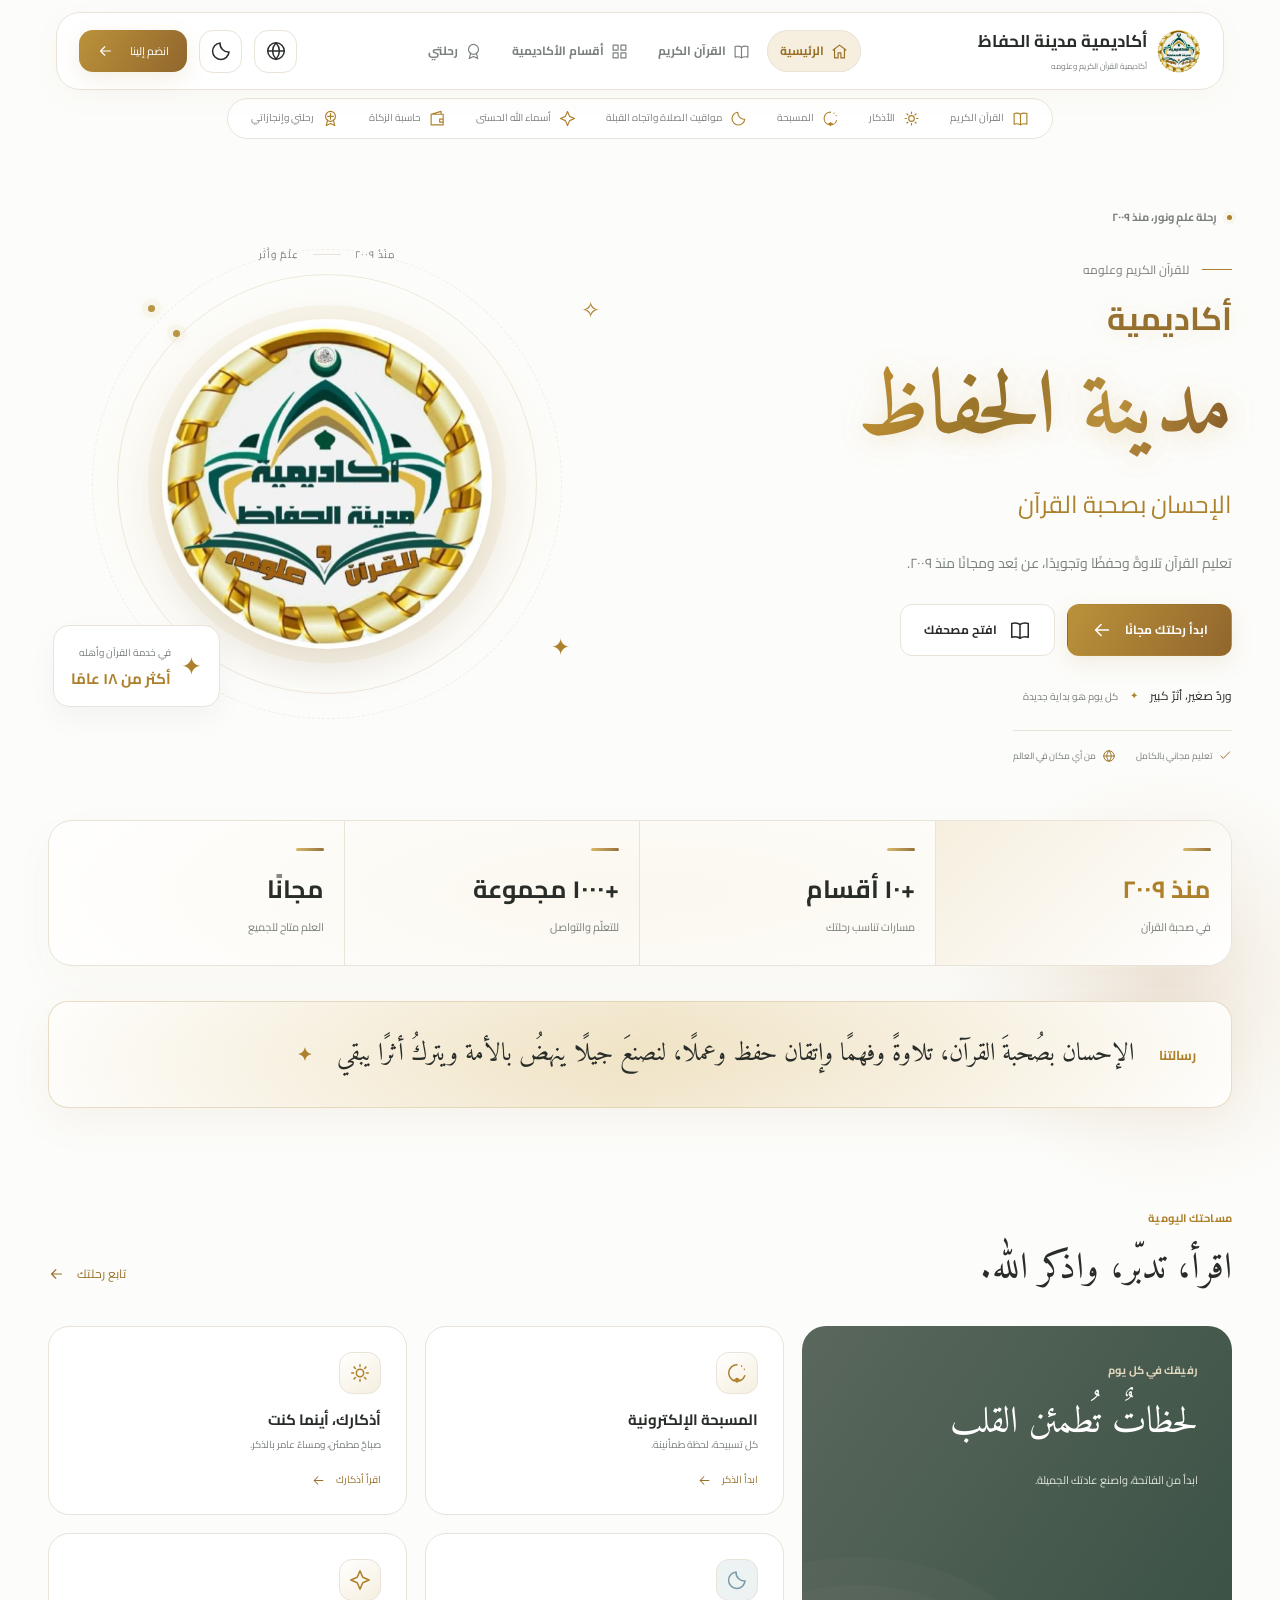
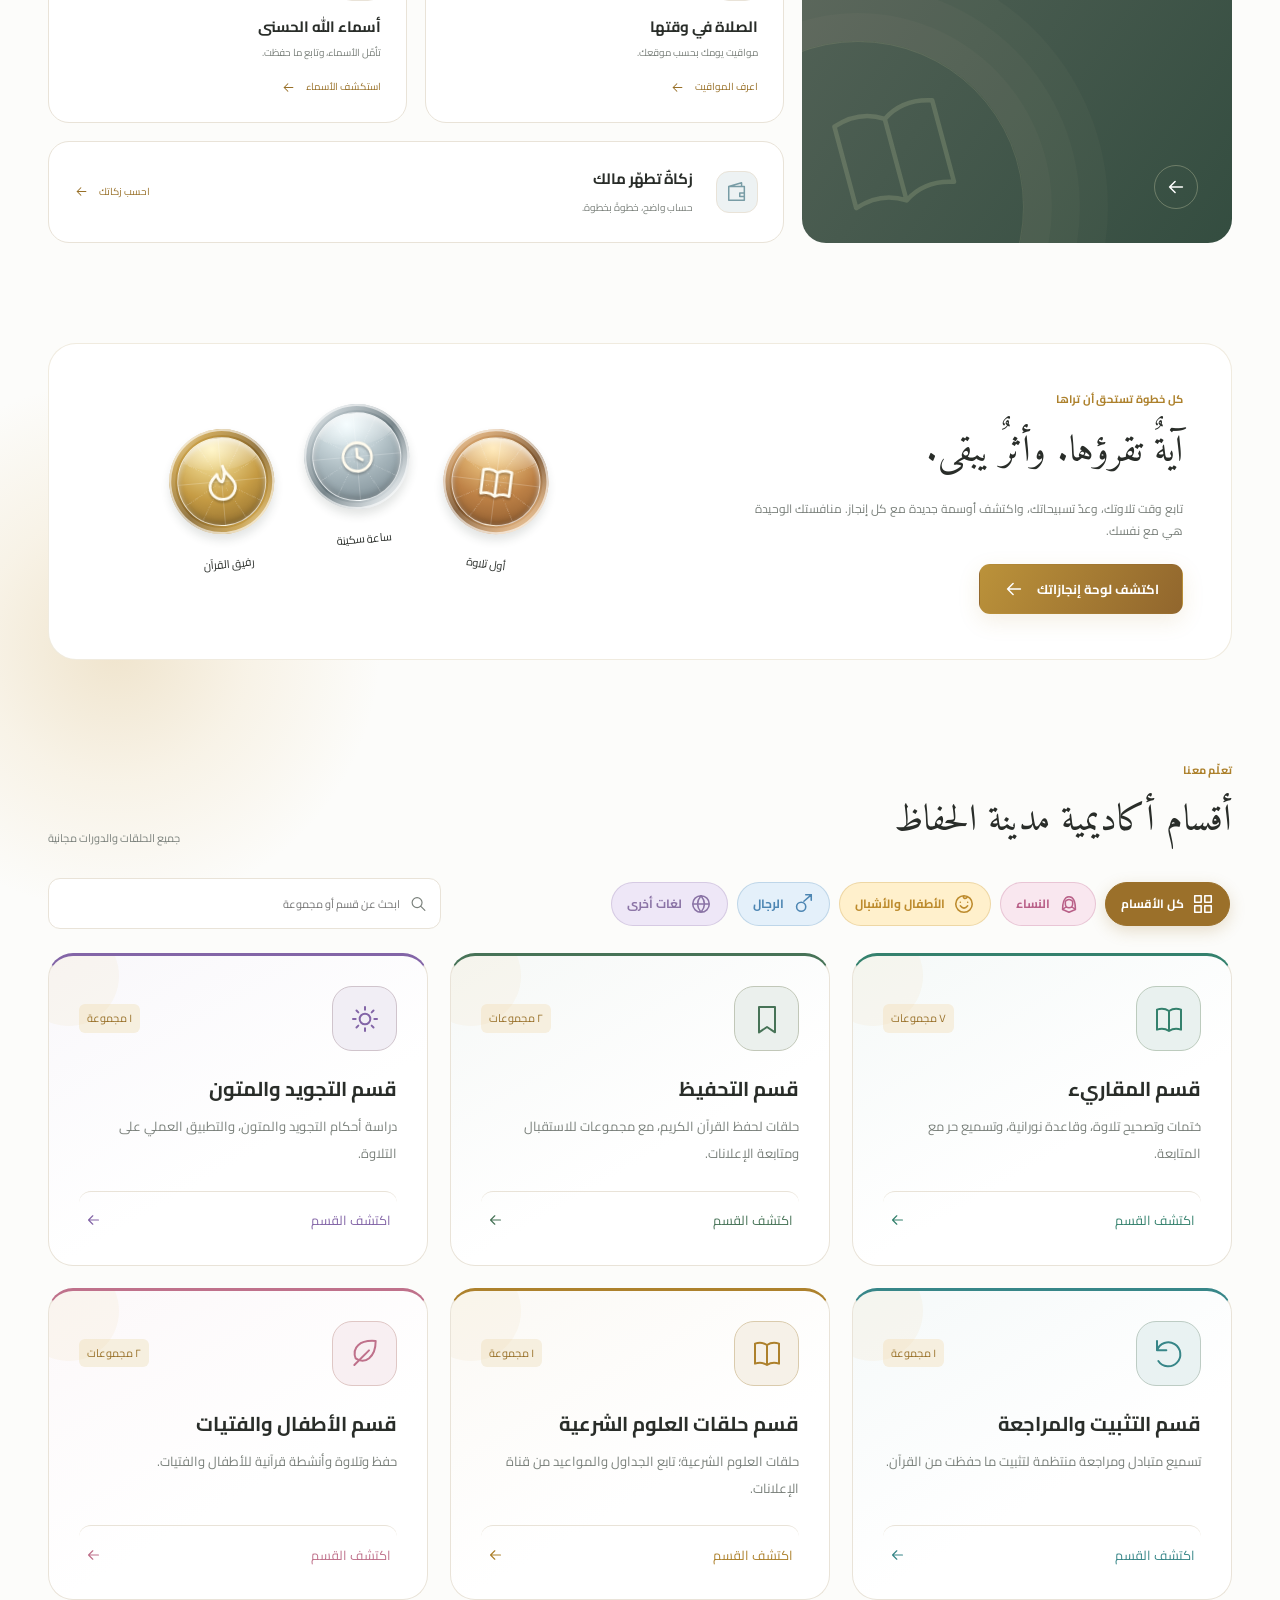
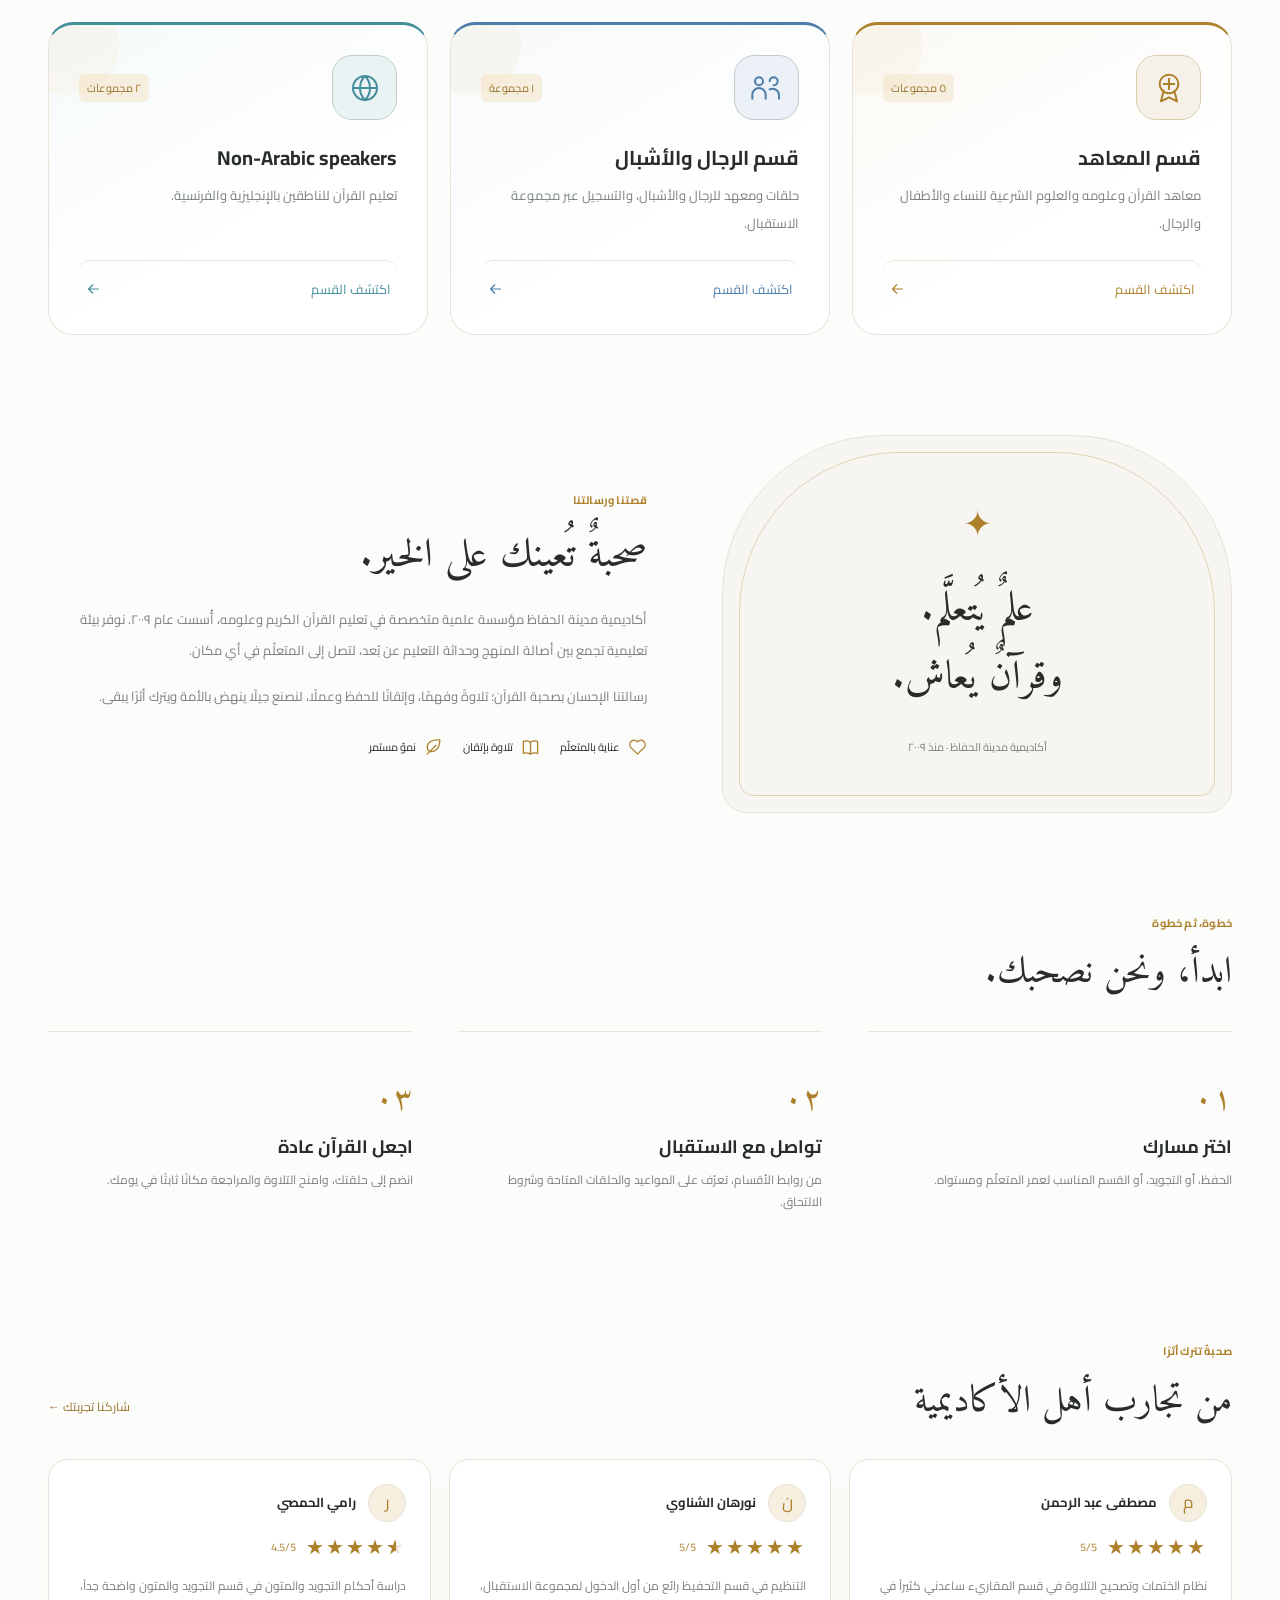
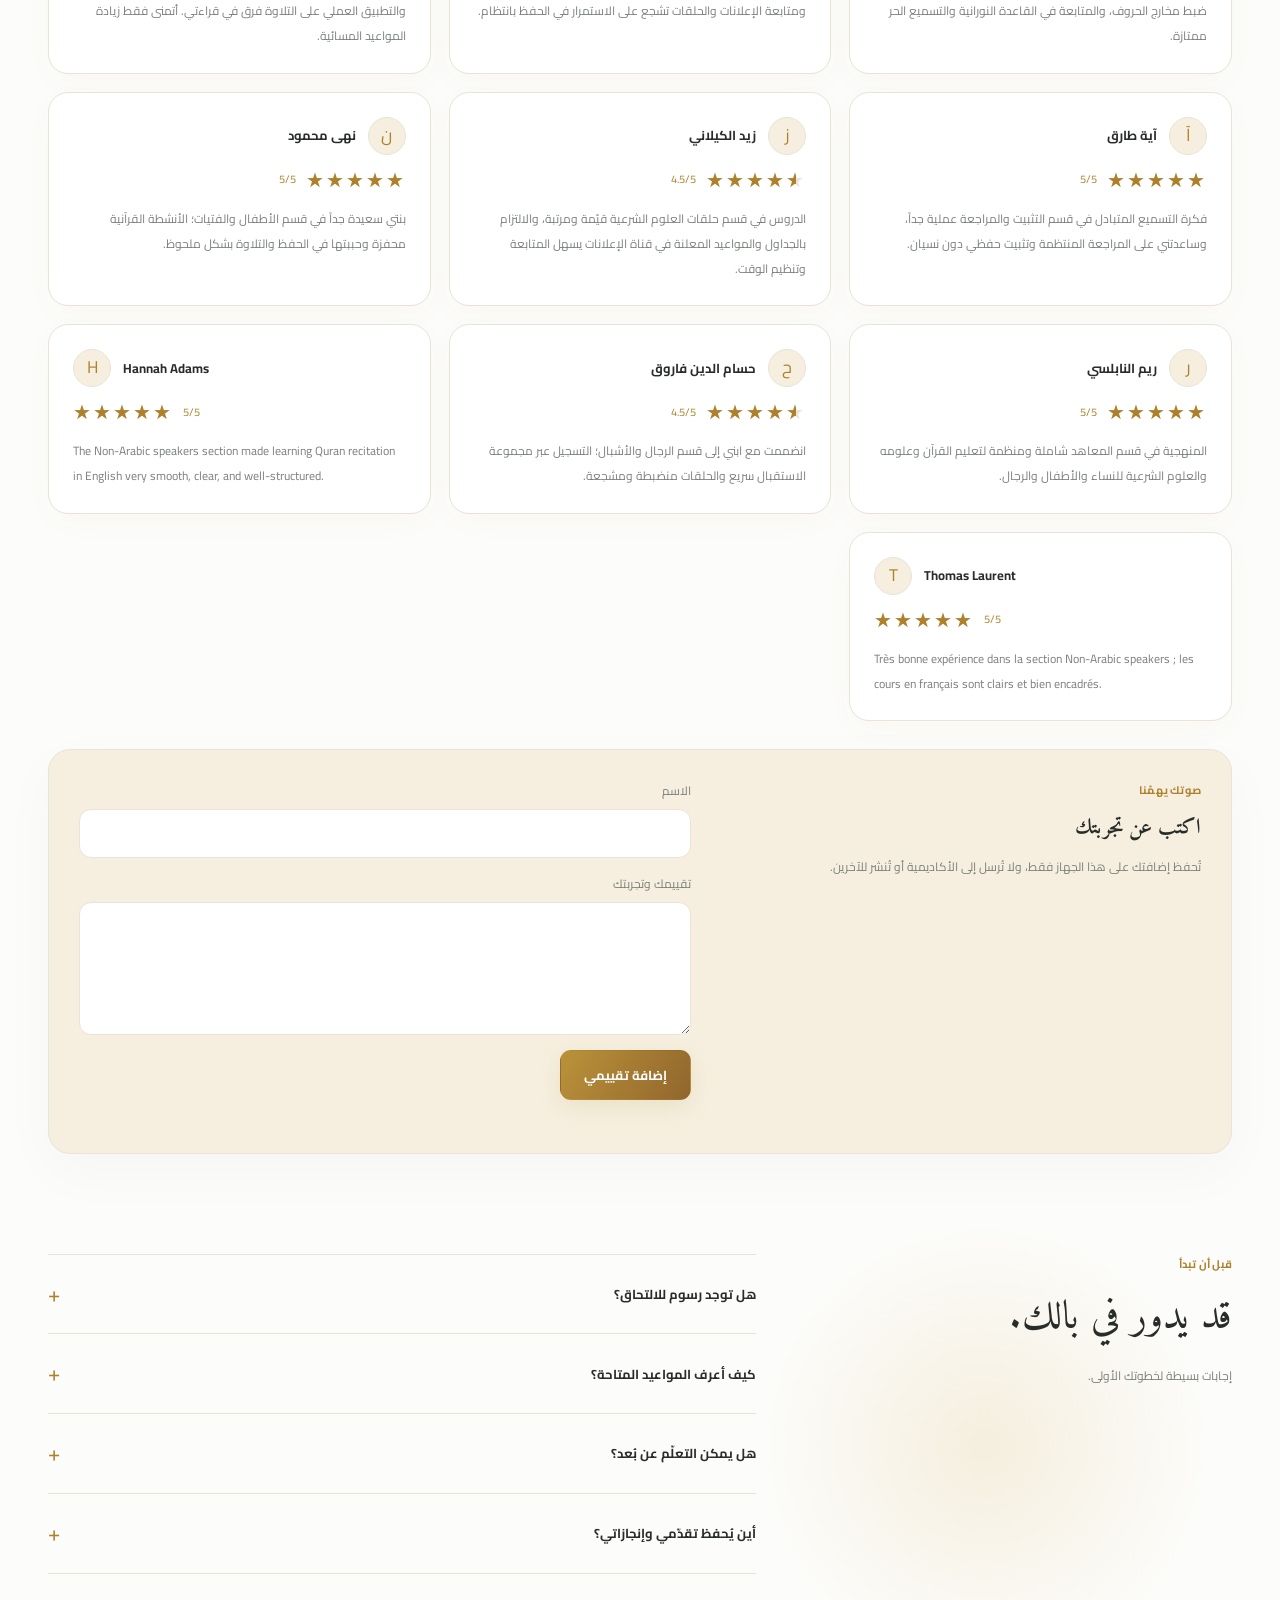
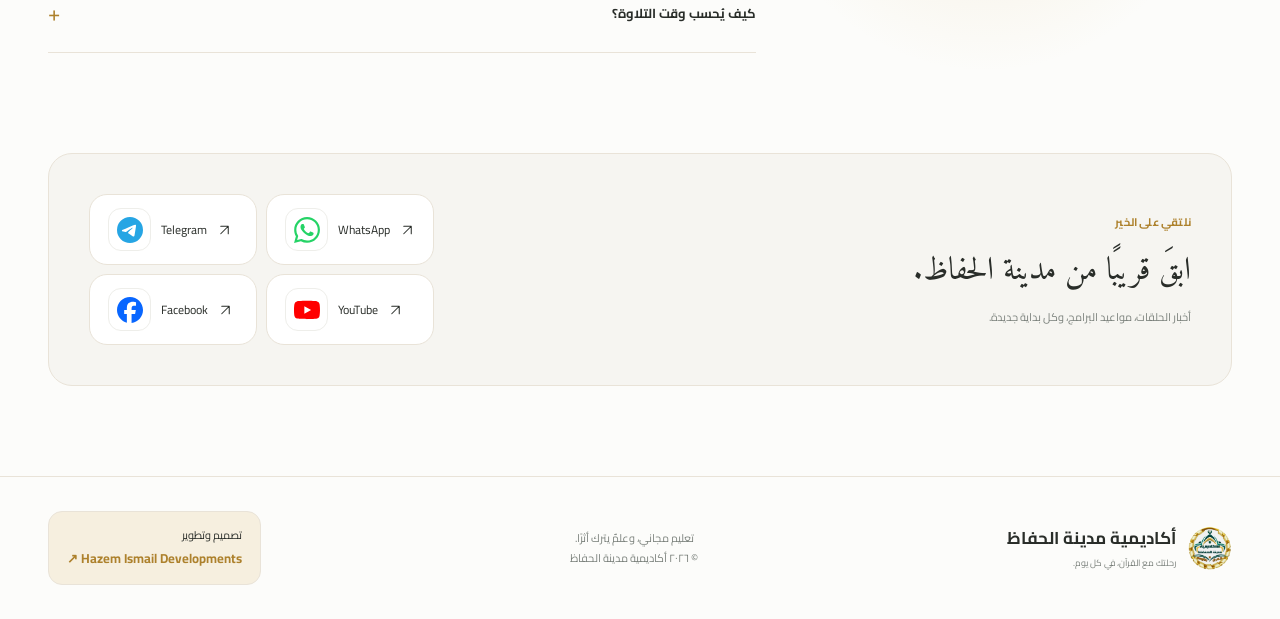
<file: index.html>
<!doctype html><html lang="ar" dir="rtl"><head><meta charset="UTF-8"><meta name="viewport" content="width=device-width,initial-scale=1,viewport-fit=cover"><meta name="theme-color" content="#f8f7f2"><title>الرئيسية | أكاديمية مدينة الحفاظ</title><meta name="description" content="أكاديمية مدينة الحفاظ للقرآن الكريم وعلومه. تعليم مجاني عن بعد، مصحف، أذكار، مواقيت الصلاة واتجاه القبلة، ومتابعة رحلتك اليومية."><meta property="og:title" content="أكاديمية مدينة الحفاظ | رحلتك مع القرآن"><meta property="og:description" content="لكل قلب رحلة، وبالقرآن تبدأ. تعليم مجاني ومساحة يومية للتلاوة والذكر."><meta property="og:image" content="https://madinatalhuffaz.com/assets/icon.png"><meta property="og:locale" content="ar_AR"><meta property="og:type" content="website"><link rel="canonical" href="https://madinatalhuffaz.com/"><link rel="icon" href="assets/favicon.png"><link rel="apple-touch-icon" href="assets/icon.png"><link rel="manifest" href="manifest.webmanifest"><link rel="stylesheet" href="styles.css"><link rel="stylesheet" href="royal.css"><script src="theme.js"></script><script src="core.js" defer></script><script src="app.js" defer></script><script src="royal.js" defer></script><link rel="stylesheet" href="refined.css"><link rel="stylesheet" href="motion.css"><link rel="stylesheet" href="release-polish.css"><script src="refined.js" defer></script><script src="motion.js" defer></script><script src="reviews.js" defer></script></head><body data-page="index"><a class="skip-link" href="#main">تجاوز إلى المحتوى</a><header class="site-header"><div class="header-inner"><a class="brand" href="index.html"><img src="assets/academy-logo-hq.jpg" alt="شعار أكاديمية مدينة الحفاظ" width="50" height="50"><span>أكاديمية مدينة الحفاظ<small>أكاديمية القرآن الكريم وعلومه</small></span></a><nav class="main-nav" aria-label="التنقل الرئيسي"><a href="index.html" aria-current="page">الرئيسية</a><a href="quran.html">القرآن الكريم</a><a href="index.html#depts">أقسام الأكاديمية</a><a href="achievements.html">رحلتي</a></nav><div class="header-actions"><button class="icon-btn" id="language-toggle" aria-label="Language / اللغة"><svg class="icon" viewBox="0 0 24 24" fill="none" stroke="currentColor" stroke-width="1.6"><circle cx="12" cy="12" r="9"/><path d="M3 12h18M12 3c-5 6-5 12 0 18 5-6 5-12 0-18"/></svg></button><button id="theme-toggle" class="icon-btn" aria-label="تفعيل المظهر الداكن"><svg class="icon " viewBox="0 0 24 24" fill="none" stroke="currentColor" stroke-width="1.65" stroke-linecap="round" stroke-linejoin="round" aria-hidden="true"><path d="M20.8 13A9 9 0 0 1 11 3.2 9 9 0 1 0 20.8 13Z"/></svg></button><a class="join-button" href="index.html#depts">انضم إلينا <svg class="icon " viewBox="0 0 24 24" fill="none" stroke="currentColor" stroke-width="1.65" stroke-linecap="round" stroke-linejoin="round" aria-hidden="true"><path d="M19 12H5m6-6-6 6 6 6"/></svg></a><button class="icon-btn desktop-menu" data-open-menu aria-label="فتح قائمة الموقع"><svg class="icon " viewBox="0 0 24 24" fill="none" stroke="currentColor" stroke-width="1.65" stroke-linecap="round" stroke-linejoin="round" aria-hidden="true"><path d="M4 6h16M4 12h16M4 18h16"/></svg></button></div></div></header><nav class="tools-nav" aria-label="أدواتك اليومية"><a href="quran.html"><svg class="icon " viewBox="0 0 24 24" fill="none" stroke="currentColor" stroke-width="1.65" stroke-linecap="round" stroke-linejoin="round" aria-hidden="true"><path d="M3 5c3-1 6-1 9 1v15c-3-2-6-2-9-1z M21 5c-3-1-6-1-9 1v15c3-2 6-2 9-1z"/></svg>القرآن الكريم</a><a href="adhkar.html"><svg class="icon " viewBox="0 0 24 24" fill="none" stroke="currentColor" stroke-width="1.65" stroke-linecap="round" stroke-linejoin="round" aria-hidden="true"><path d="M12 3v2m0 14v2M3 12h2m14 0h2M5.6 5.6 7 7m10 10 1.4 1.4M5.6 18.4 7 17m10-10 1.4-1.4 M16 12a4 4 0 1 1-8 0 4 4 0 0 1 8 0"/></svg>الأذكار</a><a href="tasbih.html"><svg class="icon " viewBox="0 0 24 24" fill="none" stroke="currentColor" stroke-width="1.65" stroke-linecap="round" stroke-linejoin="round" aria-hidden="true"><path d="M12 3a9 9 0 1 0 8.5 12 M12 3h.01M20 8h.01M17 4.5h.01 M12 18v4m-3-2 3-2 3 2"/></svg>المسبحة</a><a href="prayer.html"><svg class="icon " viewBox="0 0 24 24" fill="none" stroke="currentColor" stroke-width="1.65" stroke-linecap="round" stroke-linejoin="round" aria-hidden="true"><path d="M20.8 13A9 9 0 0 1 11 3.2 9 9 0 1 0 20.8 13Z"/></svg>مواقيت الصلاة واتجاه القبلة</a><a href="names.html"><svg class="icon " viewBox="0 0 24 24" fill="none" stroke="currentColor" stroke-width="1.65" stroke-linecap="round" stroke-linejoin="round" aria-hidden="true"><path d="m12 2 3 7 7 3-7 3-3 7-3-7-7-3 7-3z"/></svg>أسماء الله الحسنى</a><a href="zakat.html"><svg class="icon " viewBox="0 0 24 24" fill="none" stroke="currentColor" stroke-width="1.65" stroke-linecap="round" stroke-linejoin="round" aria-hidden="true"><path d="M3 6h17v15H3V6Zm0 0 14-4v4m-2 7h5v4h-5z"/></svg>حاسبة الزكاة</a><a href="achievements.html"><svg class="icon " viewBox="0 0 24 24" fill="none" stroke="currentColor" stroke-width="1.65" stroke-linecap="round" stroke-linejoin="round" aria-hidden="true"><path d="m8 14-2 8 6-3 6 3-2-8 M19 9a7 7 0 1 1-14 0 7 7 0 0 1 14 0 M12 5v8m-4-4h8"/></svg>رحلتي وإنجازاتي</a></nav><main id="main" class="container" tabindex="-1"><section class="hero"><div class="hero-copy"><span class="eyebrow pill"><i></i> رِحلة علمٍ ونور، منذ ٢٠٠٩</span><div class="hero-title-kicker">للقرآن الكريم وعلومه</div><h1 class="academy-wordmark"><span class="wordmark-prefix">أكاديمية</span> <span class="wordmark-name">مدينة الحفاظ</span></h1><div class="hero-title-line">الإحسان بصحبة القرآن</div><p>تعليم القرآن تلاوةً وحفظًا وتجويدًا، عن بُعد ومجانًا منذ ٢٠٠٩.</p><div class="hero-buttons"><a class="btn primary" href="#depts">ابدأ رحلتك مجانًا <svg class="icon " viewBox="0 0 24 24" fill="none" stroke="currentColor" stroke-width="1.65" stroke-linecap="round" stroke-linejoin="round" aria-hidden="true"><path d="M19 12H5m6-6-6 6 6 6"/></svg></a><a class="btn outline" href="quran.html"><svg class="icon " viewBox="0 0 24 24" fill="none" stroke="currentColor" stroke-width="1.65" stroke-linecap="round" stroke-linejoin="round" aria-hidden="true"><path d="M3 5c3-1 6-1 9 1v15c-3-2-6-2-9-1z M21 5c-3-1-6-1-9 1v15c3-2 6-2 9-1z"/></svg> افتح مصحفك</a></div><div class="hero-verse-tag"><strong>وردٌ صغير، أثرٌ كبير</strong><span aria-hidden="true">✦</span><small>كل يوم هو بداية جديدة</small></div><div class="hero-notes"><span><svg class="icon " viewBox="0 0 24 24" fill="none" stroke="currentColor" stroke-width="1.65" stroke-linecap="round" stroke-linejoin="round" aria-hidden="true"><path d="m5 12 4 4L20 5"/></svg> تعليم مجاني بالكامل</span><span><svg class="icon " viewBox="0 0 24 24" fill="none" stroke="currentColor" stroke-width="1.65" stroke-linecap="round" stroke-linejoin="round" aria-hidden="true"><path d="M21 12a9 9 0 1 1-18 0 9 9 0 0 1 18 0 M3 12h18M12 3c-5 5-5 13 0 18 5-5 5-13 0-18"/></svg> من أي مكان في العالم</span></div></div><div class="hero-art"><div class="seal-caption"><span>مِنْذُ ٢٠٠٩</span><i></i><span>عِلْمٌ وَأَثَر</span></div><div class="orbit orbit-one"></div><div class="orbit orbit-two"></div><span class="art-star star-one">✧</span><span class="art-star star-two">✦</span><div class="hero-seal"><img class="hero-academy-logo" width="640" height="537" fetchpriority="high" decoding="sync" src="assets/academy-logo-hq.jpg" alt="أكاديمية مدينة الحفاظ"></div><div class="floating-card art-card-two"><span class="little-spark" aria-hidden="true">✦</span><div><small>في خدمة القرآن وأهله</small><strong>أكثر من ١٨ عامًا</strong></div></div></div></section><div class="trust-strip"><div><strong>منذ ٢٠٠٩</strong><span>في صحبة القرآن</span></div><div><strong>+١٠ أقسام</strong><span>مسارات تناسب رحلتك</span></div><div><strong>+١٠٠٠ مجموعة</strong><span>للتعلّم والتواصل</span></div><div><strong>مجانًا</strong><span>العلم متاح للجميع</span></div></div><section class="original-mission"><span>رسالتنا</span><p>الإحسان بصُحبةَ القرآن، تلاوةً وفهمًا وإتقان حفظ وعملًا، لنصنعَ جيلًا ينهضُ بالأمة ويتركُ أثرًا يبقي</p><b>✦</b></section><section class="section" id="daily-tools"><div class="section-head"><div><span class="eyebrow">مساحتك اليومية</span><h2>اقرأ، تدبّر، واذكر الله.</h2></div><a class="text-link" href="achievements.html">تابع رحلتك <svg class="icon " viewBox="0 0 24 24" fill="none" stroke="currentColor" stroke-width="1.65" stroke-linecap="round" stroke-linejoin="round" aria-hidden="true"><path d="M19 12H5m6-6-6 6 6 6"/></svg></a></div><div class="daily-grid"><a class="daily-feature" href="quran.html"><span class="eyebrow">رفيقك في كل يوم</span><h3>لحظاتٌ تُطمئن القلب</h3><p id="continue-label">ابدأ من الفاتحة، واصنع عادتك الجميلة.</p><span class="round-arrow"><svg class="icon " viewBox="0 0 24 24" fill="none" stroke="currentColor" stroke-width="1.65" stroke-linecap="round" stroke-linejoin="round" aria-hidden="true"><path d="M19 12H5m6-6-6 6 6 6"/></svg></span><span class="feature-art"><svg class="icon " viewBox="0 0 24 24" fill="none" stroke="currentColor" stroke-width="1.65" stroke-linecap="round" stroke-linejoin="round" aria-hidden="true"><path d="M3 5c3-1 6-1 9 1v15c-3-2-6-2-9-1z M21 5c-3-1-6-1-9 1v15c3-2 6-2 9-1z"/></svg></span></a><a class="tool-card" href="tasbih.html"><span class="tool-icon"><svg class="icon " viewBox="0 0 24 24" fill="none" stroke="currentColor" stroke-width="1.65" stroke-linecap="round" stroke-linejoin="round" aria-hidden="true"><path d="M12 3a9 9 0 1 0 8.5 12 M12 3h.01M20 8h.01M17 4.5h.01 M12 18v4m-3-2 3-2 3 2"/></svg></span><h3>المسبحة الإلكترونية</h3><p>كل تسبيحة، لحظة طمأنينة.</p><span class="card-link">ابدأ الذكر <svg class="icon " viewBox="0 0 24 24" fill="none" stroke="currentColor" stroke-width="1.65" stroke-linecap="round" stroke-linejoin="round" aria-hidden="true"><path d="M19 12H5m6-6-6 6 6 6"/></svg></span></a><a class="tool-card" href="adhkar.html"><span class="tool-icon"><svg class="icon " viewBox="0 0 24 24" fill="none" stroke="currentColor" stroke-width="1.65" stroke-linecap="round" stroke-linejoin="round" aria-hidden="true"><path d="M12 3v2m0 14v2M3 12h2m14 0h2M5.6 5.6 7 7m10 10 1.4 1.4M5.6 18.4 7 17m10-10 1.4-1.4 M16 12a4 4 0 1 1-8 0 4 4 0 0 1 8 0"/></svg></span><h3>أذكارك، أينما كنت</h3><p>صباحٌ مطمئن، ومساءٌ عامر بالذكر.</p><span class="card-link">اقرأ أذكارك <svg class="icon " viewBox="0 0 24 24" fill="none" stroke="currentColor" stroke-width="1.65" stroke-linecap="round" stroke-linejoin="round" aria-hidden="true"><path d="M19 12H5m6-6-6 6 6 6"/></svg></span></a><a class="tool-card" href="prayer.html"><span class="tool-icon teal"><svg class="icon " viewBox="0 0 24 24" fill="none" stroke="currentColor" stroke-width="1.65" stroke-linecap="round" stroke-linejoin="round" aria-hidden="true"><path d="M20.8 13A9 9 0 0 1 11 3.2 9 9 0 1 0 20.8 13Z"/></svg></span><h3>الصلاة في وقتها</h3><p>مواقيت يومك بحسب موقعك.</p><span class="card-link">اعرف المواقيت <svg class="icon " viewBox="0 0 24 24" fill="none" stroke="currentColor" stroke-width="1.65" stroke-linecap="round" stroke-linejoin="round" aria-hidden="true"><path d="M19 12H5m6-6-6 6 6 6"/></svg></span></a><a class="tool-card" href="names.html"><span class="tool-icon"><svg class="icon " viewBox="0 0 24 24" fill="none" stroke="currentColor" stroke-width="1.65" stroke-linecap="round" stroke-linejoin="round" aria-hidden="true"><path d="m12 2 3 7 7 3-7 3-3 7-3-7-7-3 7-3z"/></svg></span><h3>أسماء الله الحسنى</h3><p>تأمّل الأسماء، وتابع ما حفظت.</p><span class="card-link">استكشف الأسماء <svg class="icon " viewBox="0 0 24 24" fill="none" stroke="currentColor" stroke-width="1.65" stroke-linecap="round" stroke-linejoin="round" aria-hidden="true"><path d="M19 12H5m6-6-6 6 6 6"/></svg></span></a><a class="tool-card" href="zakat.html"><span class="tool-icon teal"><svg class="icon " viewBox="0 0 24 24" fill="none" stroke="currentColor" stroke-width="1.65" stroke-linecap="round" stroke-linejoin="round" aria-hidden="true"><path d="M3 6h17v15H3V6Zm0 0 14-4v4m-2 7h5v4h-5z"/></svg></span><h3>زكاةٌ تطهّر مالك</h3><p>حساب واضح، خطوةً بخطوة.</p><span class="card-link">احسب زكاتك <svg class="icon " viewBox="0 0 24 24" fill="none" stroke="currentColor" stroke-width="1.65" stroke-linecap="round" stroke-linejoin="round" aria-hidden="true"><path d="M19 12H5m6-6-6 6 6 6"/></svg></span></a></div></section><section class="section journey-banner"><div><span class="eyebrow">كل خطوة تستحق أن تراها</span><h2>آيةٌ تقرؤها. وأثرٌ يبقى.</h2><p>تابع وقت تلاوتك، وعدّ تسبيحاتك، واكتشف أوسمة جديدة مع كل إنجاز. منافستك الوحيدة هي مع نفسك.</p><a class="btn primary" href="achievements.html">اكتشف لوحة إنجازاتك <svg class="icon " viewBox="0 0 24 24" fill="none" stroke="currentColor" stroke-width="1.65" stroke-linecap="round" stroke-linejoin="round" aria-hidden="true"><path d="M19 12H5m6-6-6 6 6 6"/></svg></a></div><div class="medal-showcase" aria-hidden="true"><div><span class="medal bronze"><span><svg class="icon " viewBox="0 0 24 24" fill="none" stroke="currentColor" stroke-width="1.65" stroke-linecap="round" stroke-linejoin="round" aria-hidden="true"><path d="M3 5c3-1 6-1 9 1v15c-3-2-6-2-9-1z M21 5c-3-1-6-1-9 1v15c3-2 6-2 9-1z"/></svg></span></span><span>أول تلاوة</span></div><div><span class="medal silver"><span><svg class="icon " viewBox="0 0 24 24" fill="none" stroke="currentColor" stroke-width="1.65" stroke-linecap="round" stroke-linejoin="round" aria-hidden="true"><path d="M21 12a9 9 0 1 1-18 0 9 9 0 0 1 18 0 M12 7v5l3 2"/></svg></span></span><span>ساعة سكينة</span></div><div><span class="medal gold"><span><svg class="icon " viewBox="0 0 24 24" fill="none" stroke="currentColor" stroke-width="1.65" stroke-linecap="round" stroke-linejoin="round" aria-hidden="true"><path d="M13 2c1 6 7 8 7 13a8 8 0 0 1-16 0c0-4 3-6 5-8 0 4 3 5 3 5s3-4 1-10Z"/></svg></span></span><span>رفيق القرآن</span></div></div></section><section class="section" id="depts"><div class="section-head"><div><span class="eyebrow">تعلّم معنا</span><h2>أقسام أكاديمية مدينة الحفاظ</h2></div><span class="section-note">جميع الحلقات والدورات مجانية</span></div><div class="section-controls"><div class="chips" id="dept-filters"><button class="chip active" data-filter="all">كل الأقسام</button><button class="chip" data-filter="women">النساء</button><button class="chip" data-filter="children">الأطفال والأشبال</button><button class="chip" data-filter="men">الرجال</button><button class="chip" data-filter="languages">لغات أخرى</button></div><label class="search-field"><svg class="icon " viewBox="0 0 24 24" fill="none" stroke="currentColor" stroke-width="1.65" stroke-linecap="round" stroke-linejoin="round" aria-hidden="true"><path d="M15 15l6 6 M17 10a7 7 0 1 1-14 0 7 7 0 0 1 14 0"/></svg><input id="dept-search" type="search" placeholder="ابحث عن قسم أو مجموعة" aria-label="ابحث عن قسم أو مجموعة"></label></div><div class="dept-grid" id="departments"><p class="empty">جارٍ تحميل أقسام الأكاديمية…</p></div></section><section class="section about-grid" id="about"><div class="about-art"><span>✦</span><h2>علمٌ يُتعلَّم.<br>وقرآنٌ يُعاش.</h2><small>أكاديمية مدينة الحفاظ · منذ ٢٠٠٩</small></div><div><span class="eyebrow">قصتنا ورسالتنا</span><h2>صحبةٌ تُعينك على الخير.</h2><p>أكاديمية مدينة الحفاظ مؤسسة علمية متخصصة في تعليم القرآن الكريم وعلومه، أُسست عام ٢٠٠٩. نوفر بيئة تعليمية تجمع بين أصالة المنهج وحداثة التعليم عن بُعد، لتصل إلى المتعلّم في أي مكان.</p><p>رسالتنا الإحسان بصحبة القرآن؛ تلاوةً وفهمًا، وإتقانًا للحفظ وعملًا، لنصنع جيلًا ينهض بالأمة ويترك أثرًا يبقى.</p><div class="value-row"><span><svg class="icon " viewBox="0 0 24 24" fill="none" stroke="currentColor" stroke-width="1.65" stroke-linecap="round" stroke-linejoin="round" aria-hidden="true"><path d="M12 21 3.5 12.5a5.5 5.5 0 0 1 8.5-7 5.5 5.5 0 0 1 8.5 7Z"/></svg> عناية بالمتعلّم</span><span><svg class="icon " viewBox="0 0 24 24" fill="none" stroke="currentColor" stroke-width="1.65" stroke-linecap="round" stroke-linejoin="round" aria-hidden="true"><path d="M3 5c3-1 6-1 9 1v15c-3-2-6-2-9-1z M21 5c-3-1-6-1-9 1v15c3-2 6-2 9-1z"/></svg> تلاوة بإتقان</span><span><svg class="icon " viewBox="0 0 24 24" fill="none" stroke="currentColor" stroke-width="1.65" stroke-linecap="round" stroke-linejoin="round" aria-hidden="true"><path d="M20 3C8 2 2 8 5 16c7 5 15-1 15-13ZM4 21 15 10"/></svg> نموّ مستمر</span></div></div></section><section class="section" id="programs"><div class="section-head"><div><span class="eyebrow">خطوة، ثم خطوة</span><h2>ابدأ، ونحن نصحبك.</h2></div></div><div class="steps"><article><span>٠١</span><h3>اختر مسارك</h3><p>الحفظ، أو التجويد، أو القسم المناسب لعمر المتعلّم ومستواه.</p></article><article><span>٠٢</span><h3>تواصل مع الاستقبال</h3><p>من روابط الأقسام، تعرّف على المواعيد والحلقات المتاحة وشروط الالتحاق.</p></article><article><span>٠٣</span><h3>اجعل القرآن عادة</h3><p>انضم إلى حلقتك، وامنح التلاوة والمراجعة مكانًا ثابتًا في يومك.</p></article></div></section><section class="section reviews-section" id="reviews" aria-labelledby="reviews-title"><div class="section-head"><div><span class="eyebrow">صحبةٌ تترك أثرًا</span><h2 id="reviews-title">من تجارب أهل الأكاديمية</h2></div><a class="text-link" href="#review-form">شاركنا تجربتك ←</a></div><div class="reviews-grid"><article class="review-card" lang="ar" dir="rtl"><div class="review-person"><span class="review-avatar" aria-hidden="true">م</span><h3>مصطفى عبد الرحمن</h3></div><div class="review-rating" aria-label="5 / 5"><span class="review-stars" aria-hidden="true"><span style="width:100%">★★★★★</span>★★★★★</span><span dir="ltr">5/5</span></div><blockquote>نظام الختمات وتصحيح التلاوة في قسم المقاريء ساعدني كثيراً في ضبط مخارج الحروف، والمتابعة في القاعدة النورانية والتسميع الحر ممتازة.</blockquote></article><article class="review-card" lang="ar" dir="rtl"><div class="review-person"><span class="review-avatar" aria-hidden="true">ن</span><h3>نورهان الشناوي</h3></div><div class="review-rating" aria-label="5 / 5"><span class="review-stars" aria-hidden="true"><span style="width:100%">★★★★★</span>★★★★★</span><span dir="ltr">5/5</span></div><blockquote>التنظيم في قسم التحفيظ رائع من أول الدخول لمجموعة الاستقبال، ومتابعة الإعلانات والحلقات تشجع على الاستمرار في الحفظ بانتظام.</blockquote></article><article class="review-card" lang="ar" dir="rtl"><div class="review-person"><span class="review-avatar" aria-hidden="true">ر</span><h3>رامي الحمصي</h3></div><div class="review-rating" aria-label="4.5 / 5"><span class="review-stars" aria-hidden="true"><span style="width:90.0%">★★★★★</span>★★★★★</span><span dir="ltr">4.5/5</span></div><blockquote>دراسة أحكام التجويد والمتون في قسم التجويد والمتون واضحة جداً، والتطبيق العملي على التلاوة فرق في قراءتي. أتمنى فقط زيادة المواعيد المسائية.</blockquote></article><article class="review-card" lang="ar" dir="rtl"><div class="review-person"><span class="review-avatar" aria-hidden="true">آ</span><h3>آية طارق</h3></div><div class="review-rating" aria-label="5 / 5"><span class="review-stars" aria-hidden="true"><span style="width:100%">★★★★★</span>★★★★★</span><span dir="ltr">5/5</span></div><blockquote>فكرة التسميع المتبادل في قسم التثبيت والمراجعة عملية جداً، وساعدتني على المراجعة المنتظمة وتثبيت حفظي دون نسيان.</blockquote></article><article class="review-card" lang="ar" dir="rtl"><div class="review-person"><span class="review-avatar" aria-hidden="true">ز</span><h3>زيد الكيلاني</h3></div><div class="review-rating" aria-label="4.5 / 5"><span class="review-stars" aria-hidden="true"><span style="width:90.0%">★★★★★</span>★★★★★</span><span dir="ltr">4.5/5</span></div><blockquote>الدروس في قسم حلقات العلوم الشرعية قيّمة ومرتبة، والالتزام بالجداول والمواعيد المعلنة في قناة الإعلانات يسهل المتابعة وتنظيم الوقت.</blockquote></article><article class="review-card" lang="ar" dir="rtl"><div class="review-person"><span class="review-avatar" aria-hidden="true">ن</span><h3>نهى محمود</h3></div><div class="review-rating" aria-label="5 / 5"><span class="review-stars" aria-hidden="true"><span style="width:100%">★★★★★</span>★★★★★</span><span dir="ltr">5/5</span></div><blockquote>بنتي سعيدة جداً في قسم الأطفال والفتيات؛ الأنشطة القرآنية محفزة وحببتها في الحفظ والتلاوة بشكل ملحوظ.</blockquote></article><article class="review-card" lang="ar" dir="rtl"><div class="review-person"><span class="review-avatar" aria-hidden="true">ر</span><h3>ريم النابلسي</h3></div><div class="review-rating" aria-label="5 / 5"><span class="review-stars" aria-hidden="true"><span style="width:100%">★★★★★</span>★★★★★</span><span dir="ltr">5/5</span></div><blockquote>المنهجية في قسم المعاهد شاملة ومنظمة لتعليم القرآن وعلومه والعلوم الشرعية للنساء والأطفال والرجال.</blockquote></article><article class="review-card" lang="ar" dir="rtl"><div class="review-person"><span class="review-avatar" aria-hidden="true">ح</span><h3>حسام الدين فاروق</h3></div><div class="review-rating" aria-label="4.5 / 5"><span class="review-stars" aria-hidden="true"><span style="width:90.0%">★★★★★</span>★★★★★</span><span dir="ltr">4.5/5</span></div><blockquote>انضممت مع ابني إلى قسم الرجال والأشبال؛ التسجيل عبر مجموعة الاستقبال سريع والحلقات منضبطة ومشجعة.</blockquote></article><article class="review-card" lang="en" dir="ltr"><div class="review-person"><span class="review-avatar" aria-hidden="true">H</span><h3>Hannah Adams</h3></div><div class="review-rating" aria-label="5 / 5"><span class="review-stars" aria-hidden="true"><span style="width:100%">★★★★★</span>★★★★★</span><span dir="ltr">5/5</span></div><blockquote>The Non-Arabic speakers section made learning Quran recitation in English very smooth, clear, and well-structured.</blockquote></article><article class="review-card" lang="fr" dir="ltr"><div class="review-person"><span class="review-avatar" aria-hidden="true">T</span><h3>Thomas Laurent</h3></div><div class="review-rating" aria-label="5 / 5"><span class="review-stars" aria-hidden="true"><span style="width:100%">★★★★★</span>★★★★★</span><span dir="ltr">5/5</span></div><blockquote>Très bonne expérience dans la section Non-Arabic speakers ; les cours en français sont clairs et bien encadrés.</blockquote></article></div><div class="review-compose panel"><div><span class="eyebrow">صوتك يهمّنا</span><h2>اكتب عن تجربتك</h2><p id="review-note">تُحفظ إضافتك على هذا الجهاز فقط، ولا تُرسل إلى الأكاديمية أو تُنشر للآخرين.</p></div><form id="review-form" aria-describedby="review-note"><label class="field" for="review-name">الاسم<input id="review-name" name="name" required maxlength="80" autocomplete="name" dir="auto"></label><label class="field" for="review-text">تقييمك وتجربتك<textarea id="review-text" name="review" required maxlength="1500" rows="4" dir="auto"></textarea></label><div class="review-form-actions"><button class="btn primary" id="review-submit" type="submit">إضافة تقييمي</button><button class="btn outline" id="review-cancel" type="button" hidden>إلغاء التعديل</button></div><p id="review-status" role="status" aria-live="polite"></p></form></div><div id="my-reviews" class="reviews-grid" aria-label="تقييمات محفوظة على هذا الجهاز"></div></section><section class="section faq-grid" id="faq"><div><span class="eyebrow">قبل أن تبدأ</span><h2>قد يدور في بالك.</h2><p>إجابات بسيطة لخطوتك الأولى.</p></div><div class="faq-list"><details><summary>هل توجد رسوم للالتحاق؟</summary><p>جميع الحلقات والدورات في الأكاديمية مجانية، دون رسوم تسجيل أو اشتراكات شهرية.</p></details><details><summary>كيف أعرف المواعيد المتاحة؟</summary><p>اختر القسم المناسب، ثم تواصل مع فريق الاستقبال عبر رابط المجموعة لمعرفة المواعيد وشروط الالتحاق.</p></details><details><summary>هل يمكن التعلّم عن بُعد؟</summary><p>نعم. يوضّح لك فريق الاستقبال طريقة متابعة الحلقة في القسم الذي تختاره.</p></details><details><summary>أين يُحفظ تقدّمي وإنجازاتي؟</summary><p>على متصفحك الحالي، دون حساب. لا ينتقل التقدّم تلقائيًا بين الأجهزة، وقد يُحذف عند مسح بيانات المتصفح. يمكنك تصدير نسخة احتياطية واستعادتها من صفحة رحلتي.</p></details><details><summary>كيف يُحسب وقت التلاوة؟</summary><p>ابدأ المؤقّت من صفحة المصحف. يُحسب الوقت أثناء ظهور الصفحة فقط، ويتوقف عند إخفائها. هذا سجل شخصي لوقتك، ولا يقيس الأجر أو صحة التلاوة.</p></details></div></section><section class="contact-banner" id="social"><div><span class="eyebrow">نلتقي على الخير</span><h2>ابقَ قريبًا من مدينة الحفاظ.</h2><p>أخبار الحلقات، مواعيد البرامج، وكل بداية جديدة.</p></div><div class="social-links"><a href="https://t.me/+U7_nNtR4Rztg1n6I" target="_blank" rel="noopener">Telegram <svg class="icon " viewBox="0 0 24 24" fill="none" stroke="currentColor" stroke-width="1.65" stroke-linecap="round" stroke-linejoin="round" aria-hidden="true"><path d="M6 18 18 6M6 6h12v12"/></svg></a><a href="https://chat.whatsapp.com/DaAfL4o7skMLH7pGLCnEtF" target="_blank" rel="noopener">WhatsApp <svg class="icon " viewBox="0 0 24 24" fill="none" stroke="currentColor" stroke-width="1.65" stroke-linecap="round" stroke-linejoin="round" aria-hidden="true"><path d="M6 18 18 6M6 6h12v12"/></svg></a><a href="https://www.facebook.com/أكاديمية-مدينة-الحفاظ-201429833686073/?referrer=whatsapp" target="_blank" rel="noopener">Facebook <svg class="icon " viewBox="0 0 24 24" fill="none" stroke="currentColor" stroke-width="1.65" stroke-linecap="round" stroke-linejoin="round" aria-hidden="true"><path d="M6 18 18 6M6 6h12v12"/></svg></a><a href="https://www.youtube.com/user/123465870" target="_blank" rel="noopener">YouTube <svg class="icon " viewBox="0 0 24 24" fill="none" stroke="currentColor" stroke-width="1.65" stroke-linecap="round" stroke-linejoin="round" aria-hidden="true"><path d="M6 18 18 6M6 6h12v12"/></svg></a></div></section></main><footer class="site-footer"><div class="container footer-inner"><a class="brand" href="index.html"><img src="assets/academy-logo-hq.jpg" alt="" width="44" height="44"><span>أكاديمية مدينة الحفاظ<small>رحلتك مع القرآن، في كل يوم.</small></span></a><p>تعليم مجاني، وعلمٌ يترك أثرًا.<br><small>© <span id="copyright-year">٢٠٢٦</span> أكاديمية مدينة الحفاظ</small></p><a href="https://hazem-ismail.github.io/Portfolio/" target="_blank" rel="noopener" class="developer">تصميم وتطوير<br><strong>Hazem Ismail Developments ↗</strong></a></div></footer><nav class="mobile-nav" aria-label="التنقل السريع"><a href="index.html" aria-current="page"><svg class="icon " viewBox="0 0 24 24" fill="none" stroke="currentColor" stroke-width="1.65" stroke-linecap="round" stroke-linejoin="round" aria-hidden="true"><path d="m3 10 9-7 9 7 M5 9v12h5v-7h4v7h5V9"/></svg><span>الرئيسية</span></a><a href="quran.html"><svg class="icon " viewBox="0 0 24 24" fill="none" stroke="currentColor" stroke-width="1.65" stroke-linecap="round" stroke-linejoin="round" aria-hidden="true"><path d="M3 5c3-1 6-1 9 1v15c-3-2-6-2-9-1z M21 5c-3-1-6-1-9 1v15c3-2 6-2 9-1z"/></svg><span>المصحف</span></a><a href="tasbih.html"><svg class="icon " viewBox="0 0 24 24" fill="none" stroke="currentColor" stroke-width="1.65" stroke-linecap="round" stroke-linejoin="round" aria-hidden="true"><path d="M12 3a9 9 0 1 0 8.5 12 M12 3h.01M20 8h.01M17 4.5h.01 M12 18v4m-3-2 3-2 3 2"/></svg><span>المسبحة</span></a><a href="achievements.html"><svg class="icon " viewBox="0 0 24 24" fill="none" stroke="currentColor" stroke-width="1.65" stroke-linecap="round" stroke-linejoin="round" aria-hidden="true"><path d="m8 14-2 8 6-3 6 3-2-8 M19 9a7 7 0 1 1-14 0 7 7 0 0 1 14 0 M12 5v8m-4-4h8"/></svg><span>رحلتي</span></a><button data-open-menu><svg class="icon " viewBox="0 0 24 24" fill="none" stroke="currentColor" stroke-width="1.65" stroke-linecap="round" stroke-linejoin="round" aria-hidden="true"><path d="M4 6h16M4 12h16M4 18h16"/></svg><span>المزيد</span></button></nav><dialog id="menu-dialog" class="menu-dialog"><div class="dialog-heading"><h2>مساحتك في مدينة الحفاظ</h2><button class="icon-btn" data-close-dialog aria-label="إغلاق القائمة"><svg class="icon " viewBox="0 0 24 24" fill="none" stroke="currentColor" stroke-width="1.65" stroke-linecap="round" stroke-linejoin="round" aria-hidden="true"><path d="m6 6 12 12M6 18 18 6"/></svg></button></div><nav><a class="menu-link" href="index.html"><svg class="icon " viewBox="0 0 24 24" fill="none" stroke="currentColor" stroke-width="1.65" stroke-linecap="round" stroke-linejoin="round" aria-hidden="true"><path d="m3 10 9-7 9 7 M5 9v12h5v-7h4v7h5V9"/></svg>الرئيسية</a><a class="menu-link" href="quran.html"><svg class="icon " viewBox="0 0 24 24" fill="none" stroke="currentColor" stroke-width="1.65" stroke-linecap="round" stroke-linejoin="round" aria-hidden="true"><path d="M3 5c3-1 6-1 9 1v15c-3-2-6-2-9-1z M21 5c-3-1-6-1-9 1v15c3-2 6-2 9-1z"/></svg>القرآن الكريم</a><a class="menu-link" href="adhkar.html"><svg class="icon " viewBox="0 0 24 24" fill="none" stroke="currentColor" stroke-width="1.65" stroke-linecap="round" stroke-linejoin="round" aria-hidden="true"><path d="M12 3v2m0 14v2M3 12h2m14 0h2M5.6 5.6 7 7m10 10 1.4 1.4M5.6 18.4 7 17m10-10 1.4-1.4 M16 12a4 4 0 1 1-8 0 4 4 0 0 1 8 0"/></svg>الأذكار</a><a class="menu-link" href="tasbih.html"><svg class="icon " viewBox="0 0 24 24" fill="none" stroke="currentColor" stroke-width="1.65" stroke-linecap="round" stroke-linejoin="round" aria-hidden="true"><path d="M12 3a9 9 0 1 0 8.5 12 M12 3h.01M20 8h.01M17 4.5h.01 M12 18v4m-3-2 3-2 3 2"/></svg>المسبحة</a><a class="menu-link" href="prayer.html"><svg class="icon " viewBox="0 0 24 24" fill="none" stroke="currentColor" stroke-width="1.65" stroke-linecap="round" stroke-linejoin="round" aria-hidden="true"><path d="M20.8 13A9 9 0 0 1 11 3.2 9 9 0 1 0 20.8 13Z"/></svg>مواقيت الصلاة واتجاه القبلة</a><a class="menu-link" href="names.html"><svg class="icon " viewBox="0 0 24 24" fill="none" stroke="currentColor" stroke-width="1.65" stroke-linecap="round" stroke-linejoin="round" aria-hidden="true"><path d="m12 2 3 7 7 3-7 3-3 7-3-7-7-3 7-3z"/></svg>أسماء الله الحسنى</a><a class="menu-link" href="zakat.html"><svg class="icon " viewBox="0 0 24 24" fill="none" stroke="currentColor" stroke-width="1.65" stroke-linecap="round" stroke-linejoin="round" aria-hidden="true"><path d="M3 6h17v15H3V6Zm0 0 14-4v4m-2 7h5v4h-5z"/></svg>حاسبة الزكاة</a><a class="menu-link" href="achievements.html"><svg class="icon " viewBox="0 0 24 24" fill="none" stroke="currentColor" stroke-width="1.65" stroke-linecap="round" stroke-linejoin="round" aria-hidden="true"><path d="m8 14-2 8 6-3 6 3-2-8 M19 9a7 7 0 1 1-14 0 7 7 0 0 1 14 0 M12 5v8m-4-4h8"/></svg>رحلتي وإنجازاتي</a><a class="btn primary" href="index.html#depts">انضم إلى الأكاديمية</a></nav></dialog><dialog id="detail-dialog"><div class="dialog-heading"><h2 id="detail-title"></h2><button class="icon-btn" data-close-dialog aria-label="إغلاق"><svg class="icon " viewBox="0 0 24 24" fill="none" stroke="currentColor" stroke-width="1.65" stroke-linecap="round" stroke-linejoin="round" aria-hidden="true"><path d="m6 6 12 12M6 18 18 6"/></svg></button></div><div id="detail-body"></div></dialog><div class="toast" id="toast" role="status"></div><noscript><div class="noscript">فعّل JavaScript لاستخدام المصحف والأدوات اليومية. يمكنك تصفح معلومات الأكاديمية أو التواصل معنا.</div></noscript></body></html>
</file>
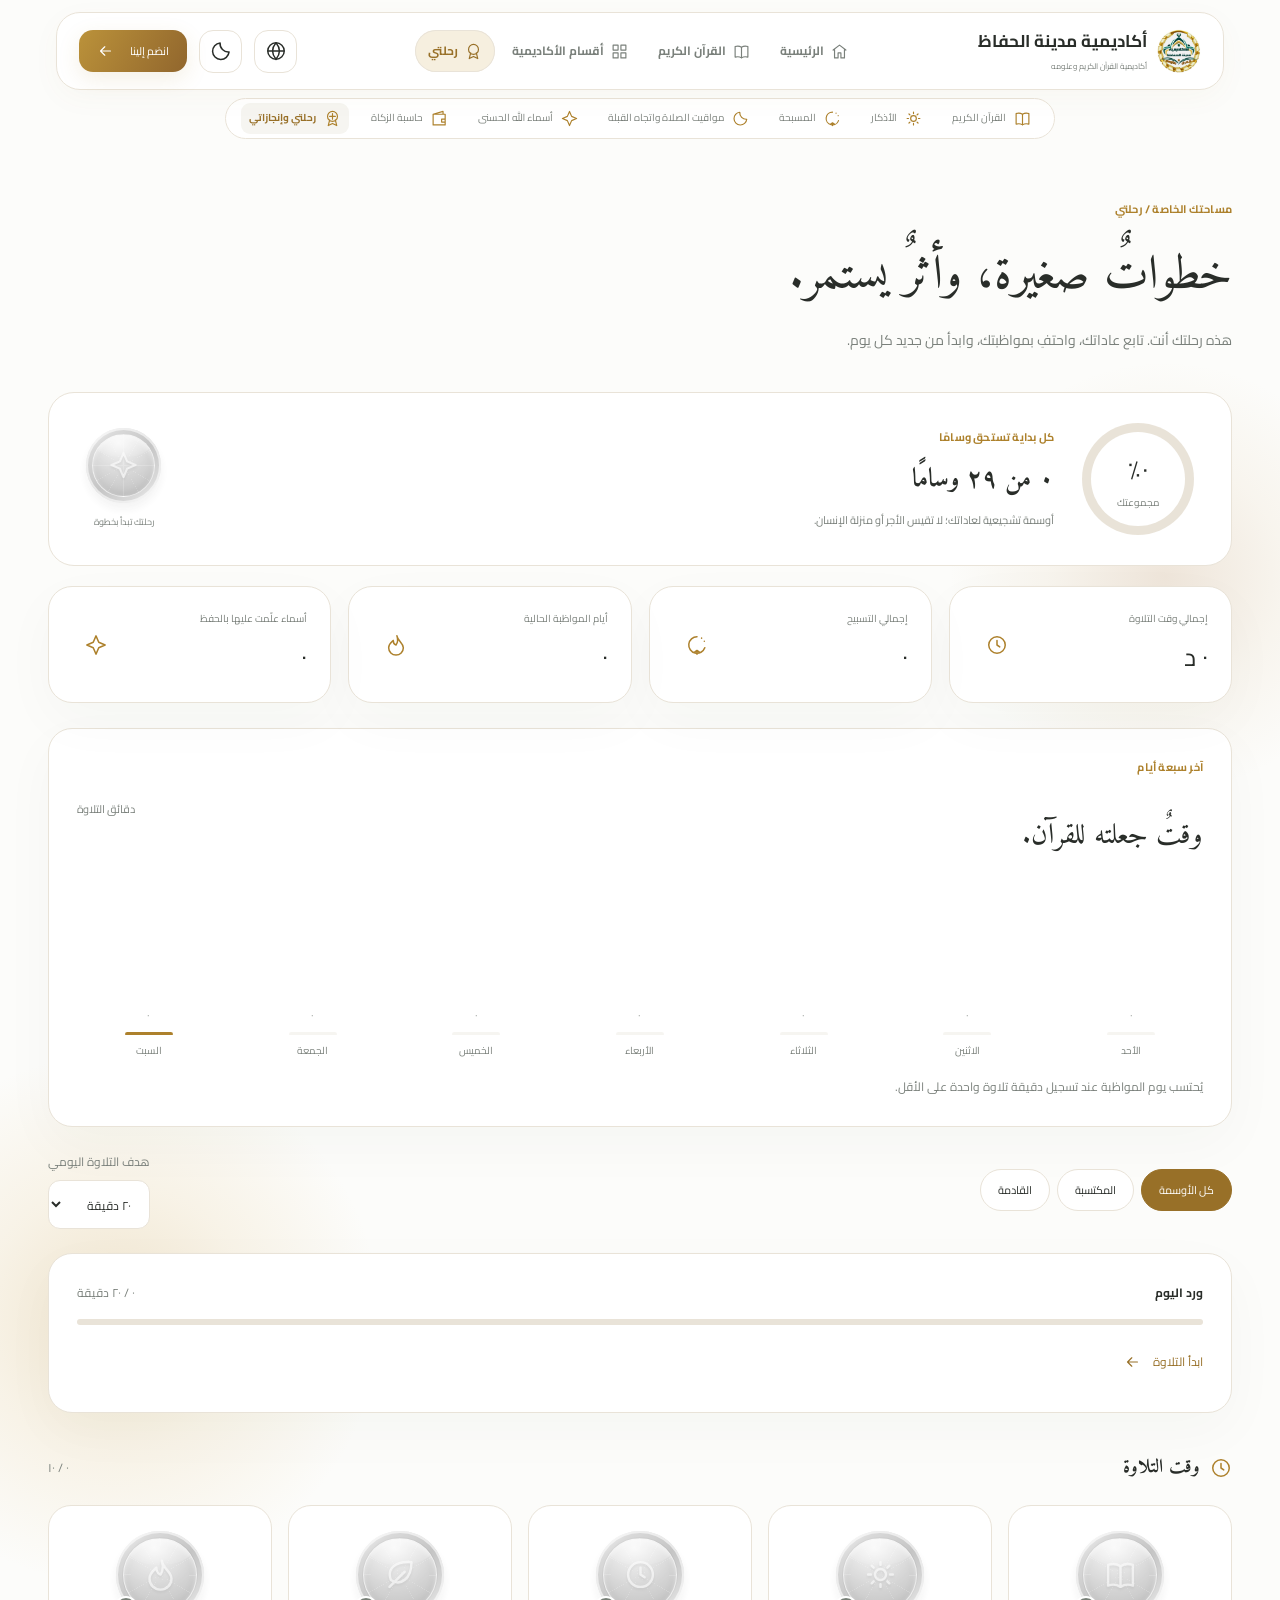
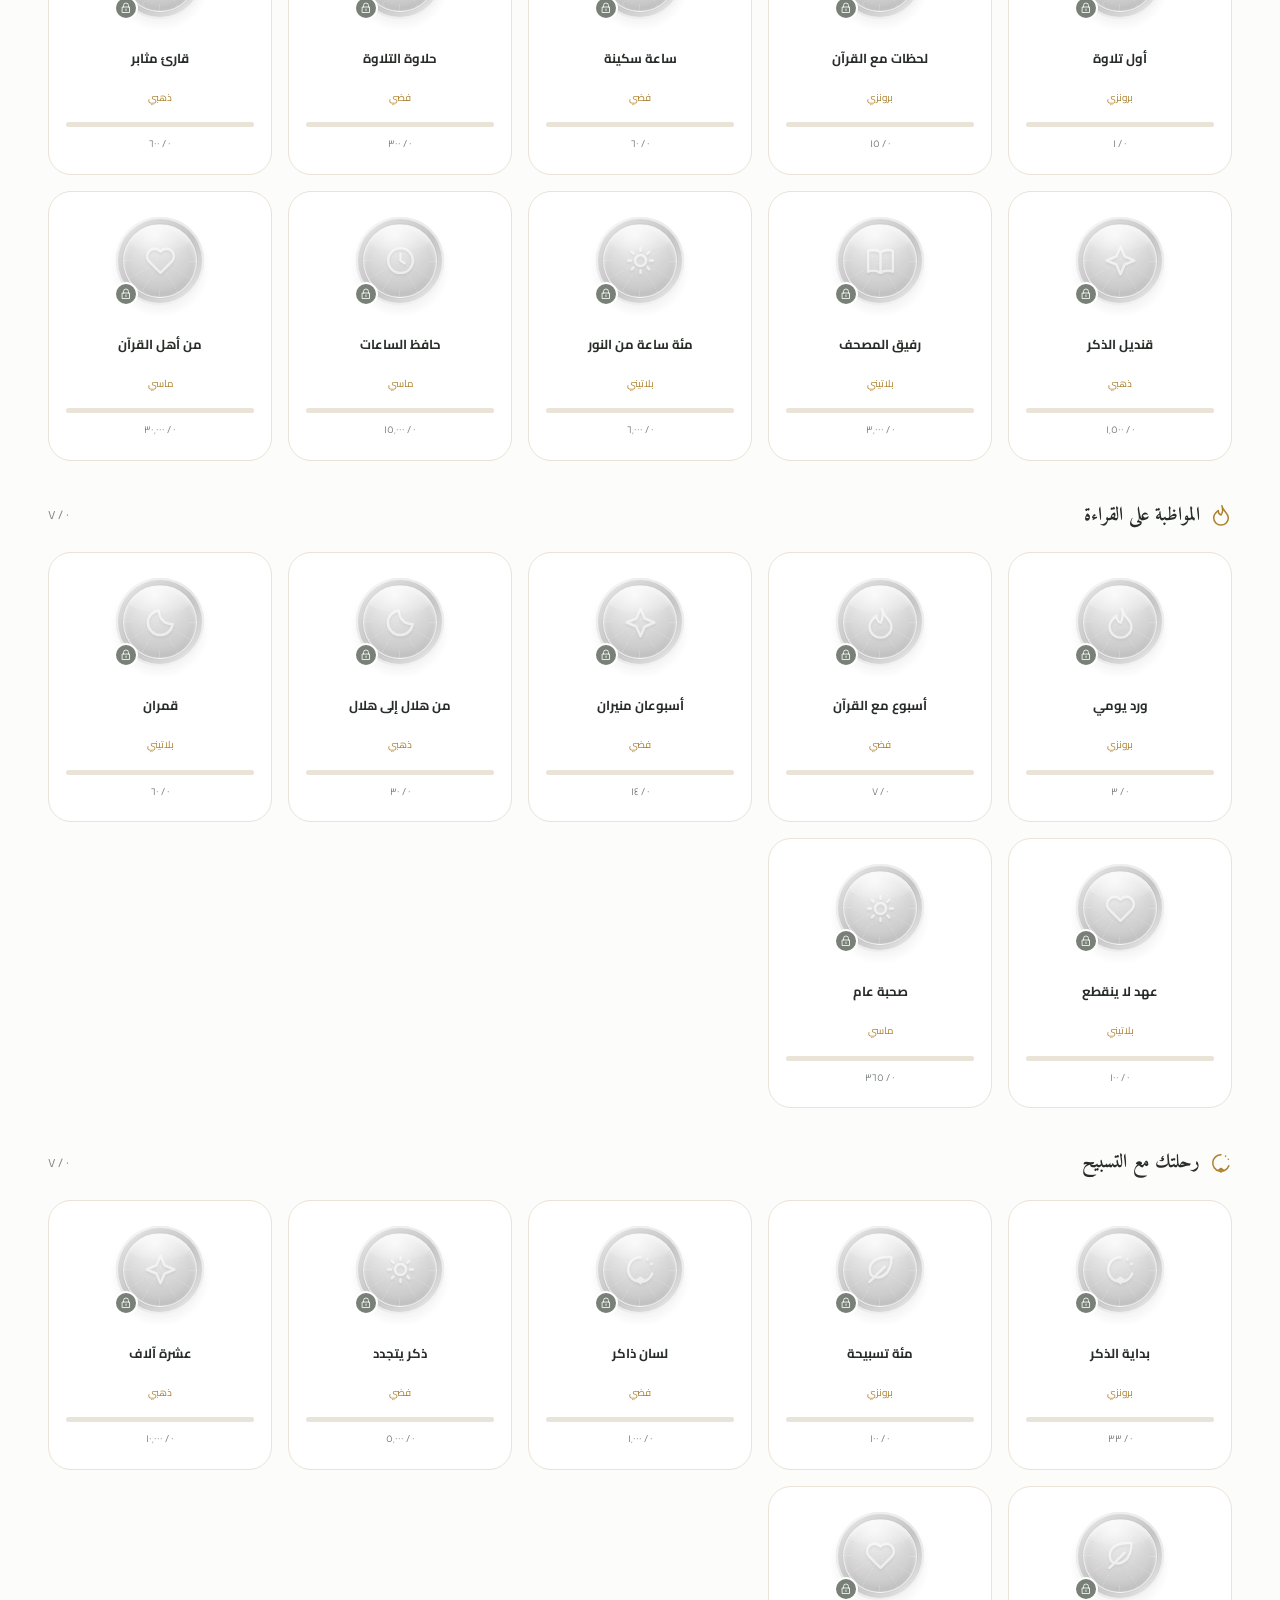
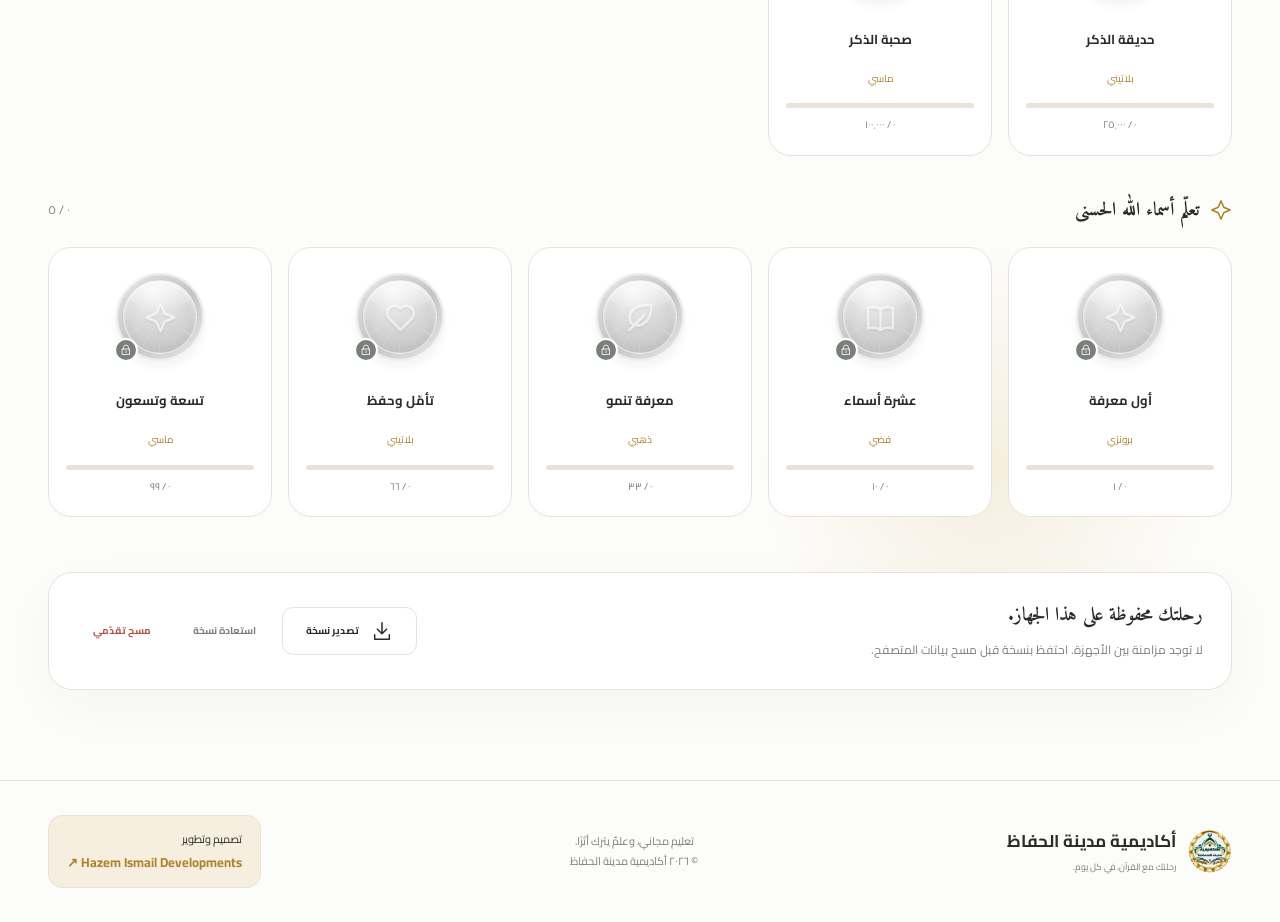
<file: achievements.html>
<!doctype html><html lang="ar" dir="rtl"><head><meta charset="UTF-8"><meta name="viewport" content="width=device-width,initial-scale=1,viewport-fit=cover"><meta name="theme-color" content="#f8f7f2"><title>رحلتي وإنجازاتي | أكاديمية مدينة الحفاظ</title><meta name="description" content="أكاديمية مدينة الحفاظ للقرآن الكريم وعلومه. تعليم مجاني عن بعد، مصحف، أذكار، مواقيت الصلاة واتجاه القبلة، ومتابعة رحلتك اليومية."><meta property="og:title" content="أكاديمية مدينة الحفاظ | رحلتك مع القرآن"><meta property="og:description" content="لكل قلب رحلة، وبالقرآن تبدأ. تعليم مجاني ومساحة يومية للتلاوة والذكر."><meta property="og:image" content="https://madinatalhuffaz.com/assets/icon.png"><meta property="og:locale" content="ar_AR"><meta property="og:type" content="website"><link rel="canonical" href="https://madinatalhuffaz.com/achievements.html"><link rel="icon" href="assets/favicon.png"><link rel="apple-touch-icon" href="assets/icon.png"><link rel="manifest" href="manifest.webmanifest"><link rel="stylesheet" href="styles.css"><link rel="stylesheet" href="royal.css"><script src="theme.js"></script><script src="core.js" defer></script><script src="app.js" defer></script><script src="royal.js" defer></script><link rel="stylesheet" href="refined.css"><link rel="stylesheet" href="motion.css"><link rel="stylesheet" href="release-polish.css"><script src="refined.js" defer></script><script src="motion.js" defer></script></head><body data-page="achievements"><a class="skip-link" href="#main">تجاوز إلى المحتوى</a><header class="site-header"><div class="header-inner"><a class="brand" href="index.html"><img src="assets/academy-logo-hq.jpg" alt="شعار أكاديمية مدينة الحفاظ" width="50" height="50"><span>أكاديمية مدينة الحفاظ<small>أكاديمية القرآن الكريم وعلومه</small></span></a><nav class="main-nav" aria-label="التنقل الرئيسي"><a href="index.html">الرئيسية</a><a href="quran.html">القرآن الكريم</a><a href="index.html#depts">أقسام الأكاديمية</a><a href="achievements.html" aria-current="page">رحلتي</a></nav><div class="header-actions"><button class="icon-btn" id="language-toggle" aria-label="Language / اللغة"><svg class="icon" viewBox="0 0 24 24" fill="none" stroke="currentColor" stroke-width="1.6"><circle cx="12" cy="12" r="9"/><path d="M3 12h18M12 3c-5 6-5 12 0 18 5-6 5-12 0-18"/></svg></button><button id="theme-toggle" class="icon-btn" aria-label="تفعيل المظهر الداكن"><svg class="icon " viewBox="0 0 24 24" fill="none" stroke="currentColor" stroke-width="1.65" stroke-linecap="round" stroke-linejoin="round" aria-hidden="true"><path d="M20.8 13A9 9 0 0 1 11 3.2 9 9 0 1 0 20.8 13Z"/></svg></button><a class="join-button" href="index.html#depts">انضم إلينا <svg class="icon " viewBox="0 0 24 24" fill="none" stroke="currentColor" stroke-width="1.65" stroke-linecap="round" stroke-linejoin="round" aria-hidden="true"><path d="M19 12H5m6-6-6 6 6 6"/></svg></a><button class="icon-btn desktop-menu" data-open-menu aria-label="فتح قائمة الموقع"><svg class="icon " viewBox="0 0 24 24" fill="none" stroke="currentColor" stroke-width="1.65" stroke-linecap="round" stroke-linejoin="round" aria-hidden="true"><path d="M4 6h16M4 12h16M4 18h16"/></svg></button></div></div></header><nav class="tools-nav" aria-label="أدواتك اليومية"><a href="quran.html"><svg class="icon " viewBox="0 0 24 24" fill="none" stroke="currentColor" stroke-width="1.65" stroke-linecap="round" stroke-linejoin="round" aria-hidden="true"><path d="M3 5c3-1 6-1 9 1v15c-3-2-6-2-9-1z M21 5c-3-1-6-1-9 1v15c3-2 6-2 9-1z"/></svg>القرآن الكريم</a><a href="adhkar.html"><svg class="icon " viewBox="0 0 24 24" fill="none" stroke="currentColor" stroke-width="1.65" stroke-linecap="round" stroke-linejoin="round" aria-hidden="true"><path d="M12 3v2m0 14v2M3 12h2m14 0h2M5.6 5.6 7 7m10 10 1.4 1.4M5.6 18.4 7 17m10-10 1.4-1.4 M16 12a4 4 0 1 1-8 0 4 4 0 0 1 8 0"/></svg>الأذكار</a><a href="tasbih.html"><svg class="icon " viewBox="0 0 24 24" fill="none" stroke="currentColor" stroke-width="1.65" stroke-linecap="round" stroke-linejoin="round" aria-hidden="true"><path d="M12 3a9 9 0 1 0 8.5 12 M12 3h.01M20 8h.01M17 4.5h.01 M12 18v4m-3-2 3-2 3 2"/></svg>المسبحة</a><a href="prayer.html"><svg class="icon " viewBox="0 0 24 24" fill="none" stroke="currentColor" stroke-width="1.65" stroke-linecap="round" stroke-linejoin="round" aria-hidden="true"><path d="M20.8 13A9 9 0 0 1 11 3.2 9 9 0 1 0 20.8 13Z"/></svg>مواقيت الصلاة واتجاه القبلة</a><a href="names.html"><svg class="icon " viewBox="0 0 24 24" fill="none" stroke="currentColor" stroke-width="1.65" stroke-linecap="round" stroke-linejoin="round" aria-hidden="true"><path d="m12 2 3 7 7 3-7 3-3 7-3-7-7-3 7-3z"/></svg>أسماء الله الحسنى</a><a href="zakat.html"><svg class="icon " viewBox="0 0 24 24" fill="none" stroke="currentColor" stroke-width="1.65" stroke-linecap="round" stroke-linejoin="round" aria-hidden="true"><path d="M3 6h17v15H3V6Zm0 0 14-4v4m-2 7h5v4h-5z"/></svg>حاسبة الزكاة</a><a href="achievements.html" aria-current="page"><svg class="icon " viewBox="0 0 24 24" fill="none" stroke="currentColor" stroke-width="1.65" stroke-linecap="round" stroke-linejoin="round" aria-hidden="true"><path d="m8 14-2 8 6-3 6 3-2-8 M19 9a7 7 0 1 1-14 0 7 7 0 0 1 14 0 M12 5v8m-4-4h8"/></svg>رحلتي وإنجازاتي</a></nav><main id="main" class="container" tabindex="-1"><div class="page-heading"><span class="eyebrow">مساحتك الخاصة / رحلتي</span><h1>خطواتٌ صغيرة، وأثرٌ يستمر.</h1><p>هذه رحلتك أنت. تابع عاداتك، واحتفِ بمواظبتك، وابدأ من جديد كل يوم.</p></div>
<section class="progress-overview"><div class="collection-ring" id="collection-ring"><span><strong id="collection-percent">٠٪</strong><small>مجموعتك</small></span></div><div><span class="eyebrow">كل بداية تستحق وسامًا</span><h2 id="collection-title">٠ من ٢٩ وسامًا</h2><p>أوسمة تشجيعية لعاداتك؛ لا تقيس الأجر أو منزلة الإنسان.</p></div><div class="latest-medal" id="latest-medal"><span class="medal locked"><span><svg class="icon " viewBox="0 0 24 24" fill="none" stroke="currentColor" stroke-width="1.65" stroke-linecap="round" stroke-linejoin="round" aria-hidden="true"><path d="m12 2 3 7 7 3-7 3-3 7-3-7-7-3 7-3z"/></svg></span></span><small>رحلتك تبدأ بخطوة</small></div></section><div class="stats-grid"><article class="panel"><svg class="icon " viewBox="0 0 24 24" fill="none" stroke="currentColor" stroke-width="1.65" stroke-linecap="round" stroke-linejoin="round" aria-hidden="true"><path d="M21 12a9 9 0 1 1-18 0 9 9 0 0 1 18 0 M12 7v5l3 2"/></svg><span>إجمالي وقت التلاوة</span><strong id="stat-reading">٠ د</strong></article><article class="panel"><svg class="icon " viewBox="0 0 24 24" fill="none" stroke="currentColor" stroke-width="1.65" stroke-linecap="round" stroke-linejoin="round" aria-hidden="true"><path d="M12 3a9 9 0 1 0 8.5 12 M12 3h.01M20 8h.01M17 4.5h.01 M12 18v4m-3-2 3-2 3 2"/></svg><span>إجمالي التسبيح</span><strong id="stat-tasbih">٠</strong></article><article class="panel"><svg class="icon " viewBox="0 0 24 24" fill="none" stroke="currentColor" stroke-width="1.65" stroke-linecap="round" stroke-linejoin="round" aria-hidden="true"><path d="M13 2c1 6 7 8 7 13a8 8 0 0 1-16 0c0-4 3-6 5-8 0 4 3 5 3 5s3-4 1-10Z"/></svg><span>أيام المواظبة الحالية</span><strong id="stat-streak">٠</strong></article><article class="panel"><svg class="icon " viewBox="0 0 24 24" fill="none" stroke="currentColor" stroke-width="1.65" stroke-linecap="round" stroke-linejoin="round" aria-hidden="true"><path d="m12 2 3 7 7 3-7 3-3 7-3-7-7-3 7-3z"/></svg><span>أسماء علّمت عليها بالحفظ</span><strong id="stat-names">٠</strong></article></div><section class="panel week-panel"><div class="between"><div><span class="eyebrow">آخر سبعة أيام</span><h2>وقتٌ جعلته للقرآن.</h2></div><span class="small">دقائق التلاوة</span></div><div class="week-chart" id="week-chart"></div><p class="small">يُحتسب يوم المواظبة عند تسجيل دقيقة تلاوة واحدة على الأقل.</p></section><div class="section-controls"><div class="chips" id="badge-filters"><button class="chip active" data-filter="all">كل الأوسمة</button><button class="chip" data-filter="earned">المكتسبة</button><button class="chip" data-filter="locked">القادمة</button></div><label class="field compact">هدف التلاوة اليومي<select id="daily-goal"><option value="5">٥ دقائق</option><option value="10">١٠ دقائق</option><option value="20">٢٠ دقيقة</option><option value="30">٣٠ دقيقة</option><option value="60">٦٠ دقيقة</option></select></label></div><div class="daily-goal-box panel"><div class="between"><strong>ورد اليوم</strong><span id="daily-goal-label"></span></div><div class="progress-track"><span id="daily-goal-progress"></span></div><a class="text-link" href="quran.html">ابدأ التلاوة <svg class="icon " viewBox="0 0 24 24" fill="none" stroke="currentColor" stroke-width="1.65" stroke-linecap="round" stroke-linejoin="round" aria-hidden="true"><path d="M19 12H5m6-6-6 6 6 6"/></svg></a></div><div id="badge-sections"></div><section class="panel data-panel"><div><h2>رحلتك محفوظة على هذا الجهاز.</h2><p>لا توجد مزامنة بين الأجهزة. احتفظ بنسخة قبل مسح بيانات المتصفح.</p></div><div class="button-row"><button id="export-data" class="btn outline"><svg class="icon " viewBox="0 0 24 24" fill="none" stroke="currentColor" stroke-width="1.65" stroke-linecap="round" stroke-linejoin="round" aria-hidden="true"><path d="M12 3v12m-5-5 5 5 5-5M4 16v5h16v-5"/></svg> تصدير نسخة</button><label class="btn subtle" for="import-data">استعادة نسخة</label><input class="sr-only" id="import-data" type="file" accept="application/json,.json"><button class="btn subtle danger" id="delete-data">مسح تقدّمي</button></div></section></main><footer class="site-footer"><div class="container footer-inner"><a class="brand" href="index.html"><img src="assets/academy-logo-hq.jpg" alt="" width="44" height="44"><span>أكاديمية مدينة الحفاظ<small>رحلتك مع القرآن، في كل يوم.</small></span></a><p>تعليم مجاني، وعلمٌ يترك أثرًا.<br><small>© <span id="copyright-year">٢٠٢٦</span> أكاديمية مدينة الحفاظ</small></p><a href="https://hazem-ismail.github.io/Portfolio/" target="_blank" rel="noopener" class="developer">تصميم وتطوير<br><strong>Hazem Ismail Developments ↗</strong></a></div></footer><nav class="mobile-nav" aria-label="التنقل السريع"><a href="index.html"><svg class="icon " viewBox="0 0 24 24" fill="none" stroke="currentColor" stroke-width="1.65" stroke-linecap="round" stroke-linejoin="round" aria-hidden="true"><path d="m3 10 9-7 9 7 M5 9v12h5v-7h4v7h5V9"/></svg><span>الرئيسية</span></a><a href="quran.html"><svg class="icon " viewBox="0 0 24 24" fill="none" stroke="currentColor" stroke-width="1.65" stroke-linecap="round" stroke-linejoin="round" aria-hidden="true"><path d="M3 5c3-1 6-1 9 1v15c-3-2-6-2-9-1z M21 5c-3-1-6-1-9 1v15c3-2 6-2 9-1z"/></svg><span>المصحف</span></a><a href="tasbih.html"><svg class="icon " viewBox="0 0 24 24" fill="none" stroke="currentColor" stroke-width="1.65" stroke-linecap="round" stroke-linejoin="round" aria-hidden="true"><path d="M12 3a9 9 0 1 0 8.5 12 M12 3h.01M20 8h.01M17 4.5h.01 M12 18v4m-3-2 3-2 3 2"/></svg><span>المسبحة</span></a><a href="achievements.html" aria-current="page"><svg class="icon " viewBox="0 0 24 24" fill="none" stroke="currentColor" stroke-width="1.65" stroke-linecap="round" stroke-linejoin="round" aria-hidden="true"><path d="m8 14-2 8 6-3 6 3-2-8 M19 9a7 7 0 1 1-14 0 7 7 0 0 1 14 0 M12 5v8m-4-4h8"/></svg><span>رحلتي</span></a><button data-open-menu><svg class="icon " viewBox="0 0 24 24" fill="none" stroke="currentColor" stroke-width="1.65" stroke-linecap="round" stroke-linejoin="round" aria-hidden="true"><path d="M4 6h16M4 12h16M4 18h16"/></svg><span>المزيد</span></button></nav><dialog id="menu-dialog" class="menu-dialog"><div class="dialog-heading"><h2>مساحتك في مدينة الحفاظ</h2><button class="icon-btn" data-close-dialog aria-label="إغلاق القائمة"><svg class="icon " viewBox="0 0 24 24" fill="none" stroke="currentColor" stroke-width="1.65" stroke-linecap="round" stroke-linejoin="round" aria-hidden="true"><path d="m6 6 12 12M6 18 18 6"/></svg></button></div><nav><a class="menu-link" href="index.html"><svg class="icon " viewBox="0 0 24 24" fill="none" stroke="currentColor" stroke-width="1.65" stroke-linecap="round" stroke-linejoin="round" aria-hidden="true"><path d="m3 10 9-7 9 7 M5 9v12h5v-7h4v7h5V9"/></svg>الرئيسية</a><a class="menu-link" href="quran.html"><svg class="icon " viewBox="0 0 24 24" fill="none" stroke="currentColor" stroke-width="1.65" stroke-linecap="round" stroke-linejoin="round" aria-hidden="true"><path d="M3 5c3-1 6-1 9 1v15c-3-2-6-2-9-1z M21 5c-3-1-6-1-9 1v15c3-2 6-2 9-1z"/></svg>القرآن الكريم</a><a class="menu-link" href="adhkar.html"><svg class="icon " viewBox="0 0 24 24" fill="none" stroke="currentColor" stroke-width="1.65" stroke-linecap="round" stroke-linejoin="round" aria-hidden="true"><path d="M12 3v2m0 14v2M3 12h2m14 0h2M5.6 5.6 7 7m10 10 1.4 1.4M5.6 18.4 7 17m10-10 1.4-1.4 M16 12a4 4 0 1 1-8 0 4 4 0 0 1 8 0"/></svg>الأذكار</a><a class="menu-link" href="tasbih.html"><svg class="icon " viewBox="0 0 24 24" fill="none" stroke="currentColor" stroke-width="1.65" stroke-linecap="round" stroke-linejoin="round" aria-hidden="true"><path d="M12 3a9 9 0 1 0 8.5 12 M12 3h.01M20 8h.01M17 4.5h.01 M12 18v4m-3-2 3-2 3 2"/></svg>المسبحة</a><a class="menu-link" href="prayer.html"><svg class="icon " viewBox="0 0 24 24" fill="none" stroke="currentColor" stroke-width="1.65" stroke-linecap="round" stroke-linejoin="round" aria-hidden="true"><path d="M20.8 13A9 9 0 0 1 11 3.2 9 9 0 1 0 20.8 13Z"/></svg>مواقيت الصلاة واتجاه القبلة</a><a class="menu-link" href="names.html"><svg class="icon " viewBox="0 0 24 24" fill="none" stroke="currentColor" stroke-width="1.65" stroke-linecap="round" stroke-linejoin="round" aria-hidden="true"><path d="m12 2 3 7 7 3-7 3-3 7-3-7-7-3 7-3z"/></svg>أسماء الله الحسنى</a><a class="menu-link" href="zakat.html"><svg class="icon " viewBox="0 0 24 24" fill="none" stroke="currentColor" stroke-width="1.65" stroke-linecap="round" stroke-linejoin="round" aria-hidden="true"><path d="M3 6h17v15H3V6Zm0 0 14-4v4m-2 7h5v4h-5z"/></svg>حاسبة الزكاة</a><a class="menu-link" href="achievements.html"><svg class="icon " viewBox="0 0 24 24" fill="none" stroke="currentColor" stroke-width="1.65" stroke-linecap="round" stroke-linejoin="round" aria-hidden="true"><path d="m8 14-2 8 6-3 6 3-2-8 M19 9a7 7 0 1 1-14 0 7 7 0 0 1 14 0 M12 5v8m-4-4h8"/></svg>رحلتي وإنجازاتي</a><a class="btn primary" href="index.html#depts">انضم إلى الأكاديمية</a></nav></dialog><dialog id="detail-dialog"><div class="dialog-heading"><h2 id="detail-title"></h2><button class="icon-btn" data-close-dialog aria-label="إغلاق"><svg class="icon " viewBox="0 0 24 24" fill="none" stroke="currentColor" stroke-width="1.65" stroke-linecap="round" stroke-linejoin="round" aria-hidden="true"><path d="m6 6 12 12M6 18 18 6"/></svg></button></div><div id="detail-body"></div></dialog><div class="toast" id="toast" role="status"></div><noscript><div class="noscript">فعّل JavaScript لاستخدام المصحف والأدوات اليومية. يمكنك تصفح معلومات الأكاديمية أو التواصل معنا.</div></noscript></body></html>
</file>
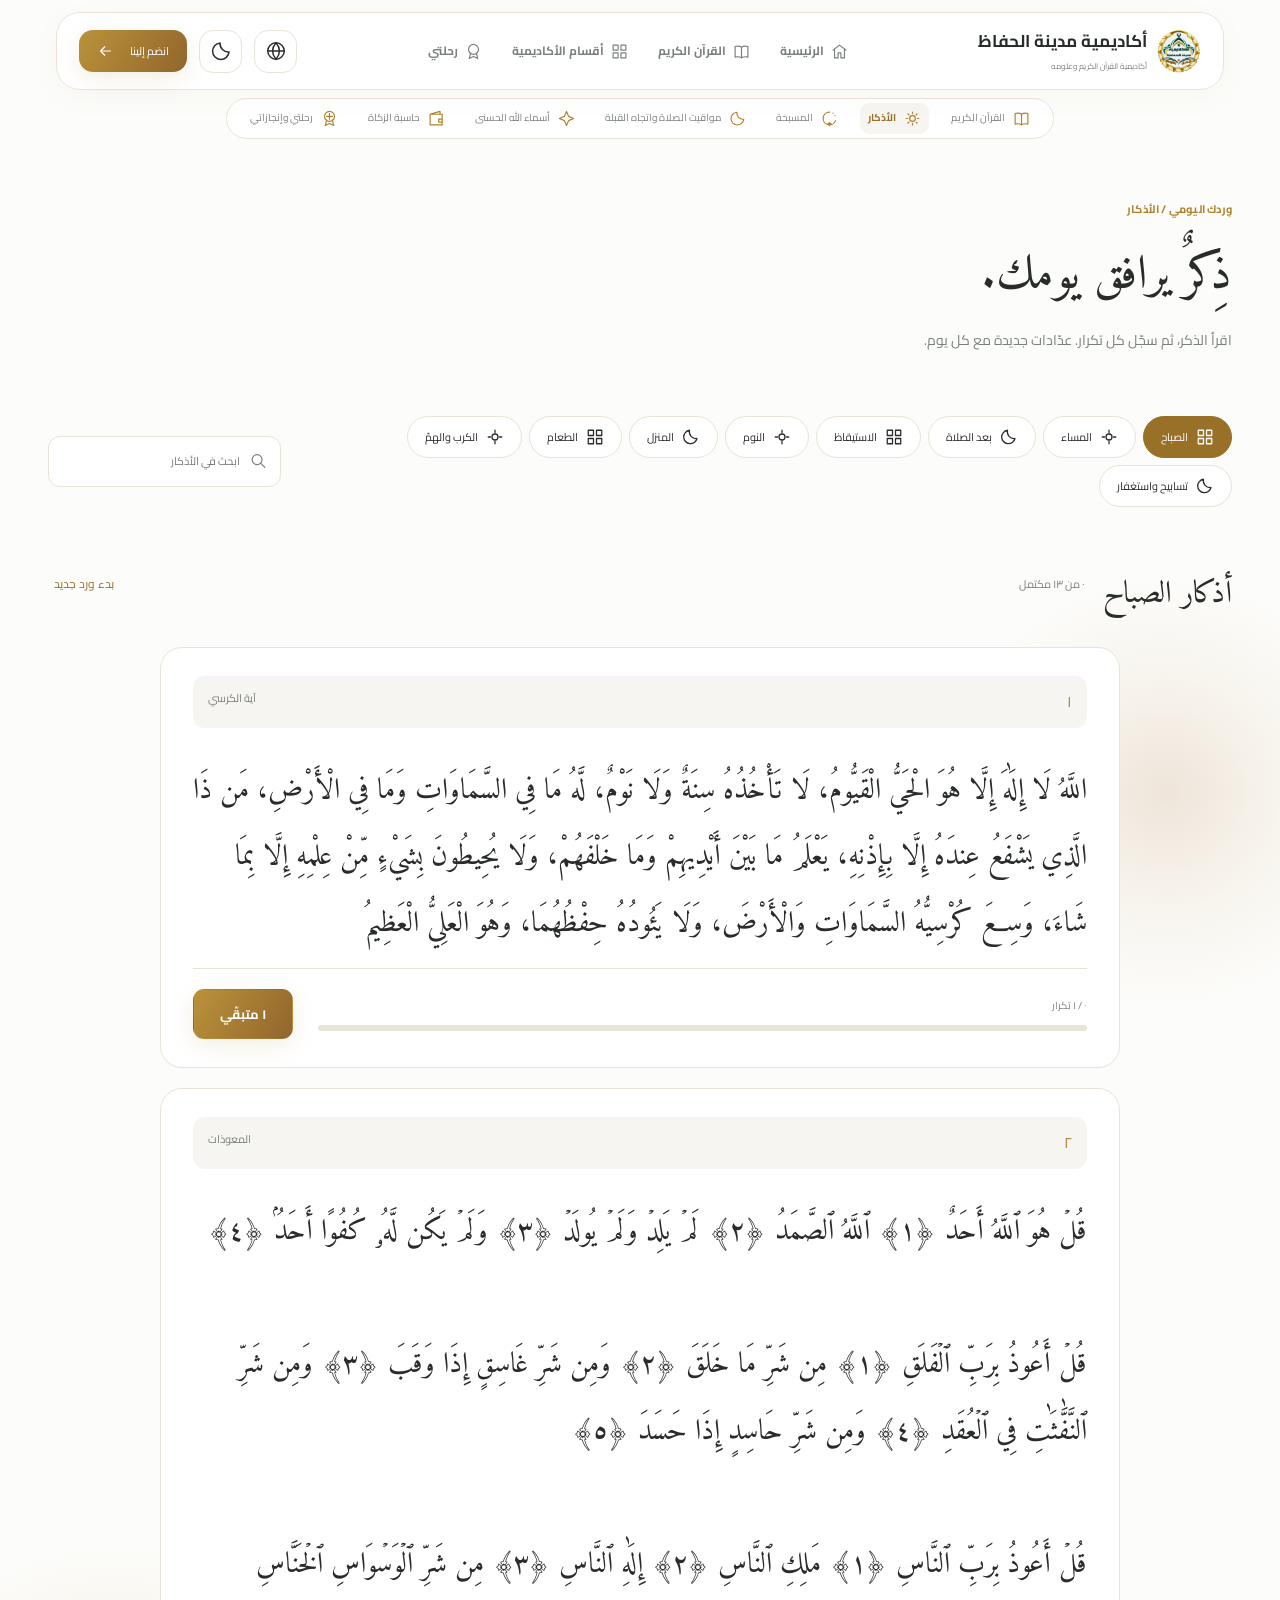
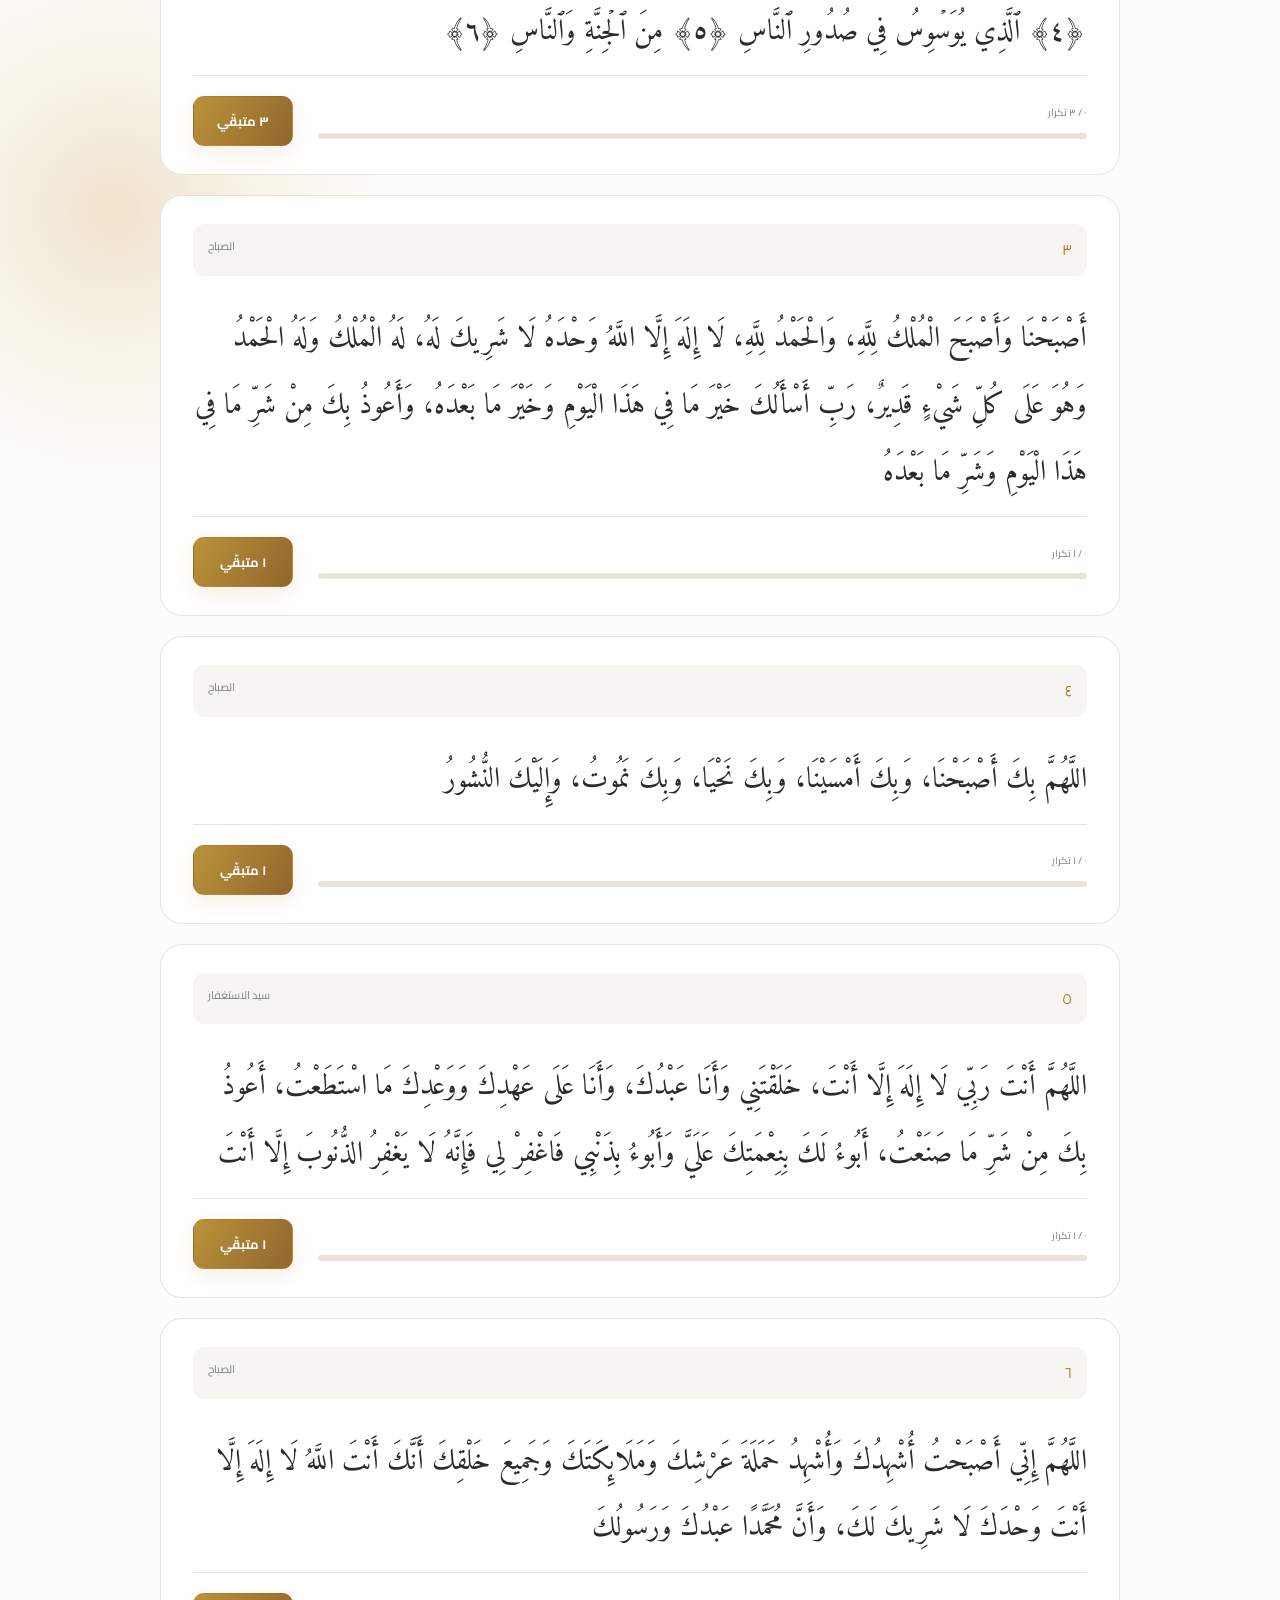
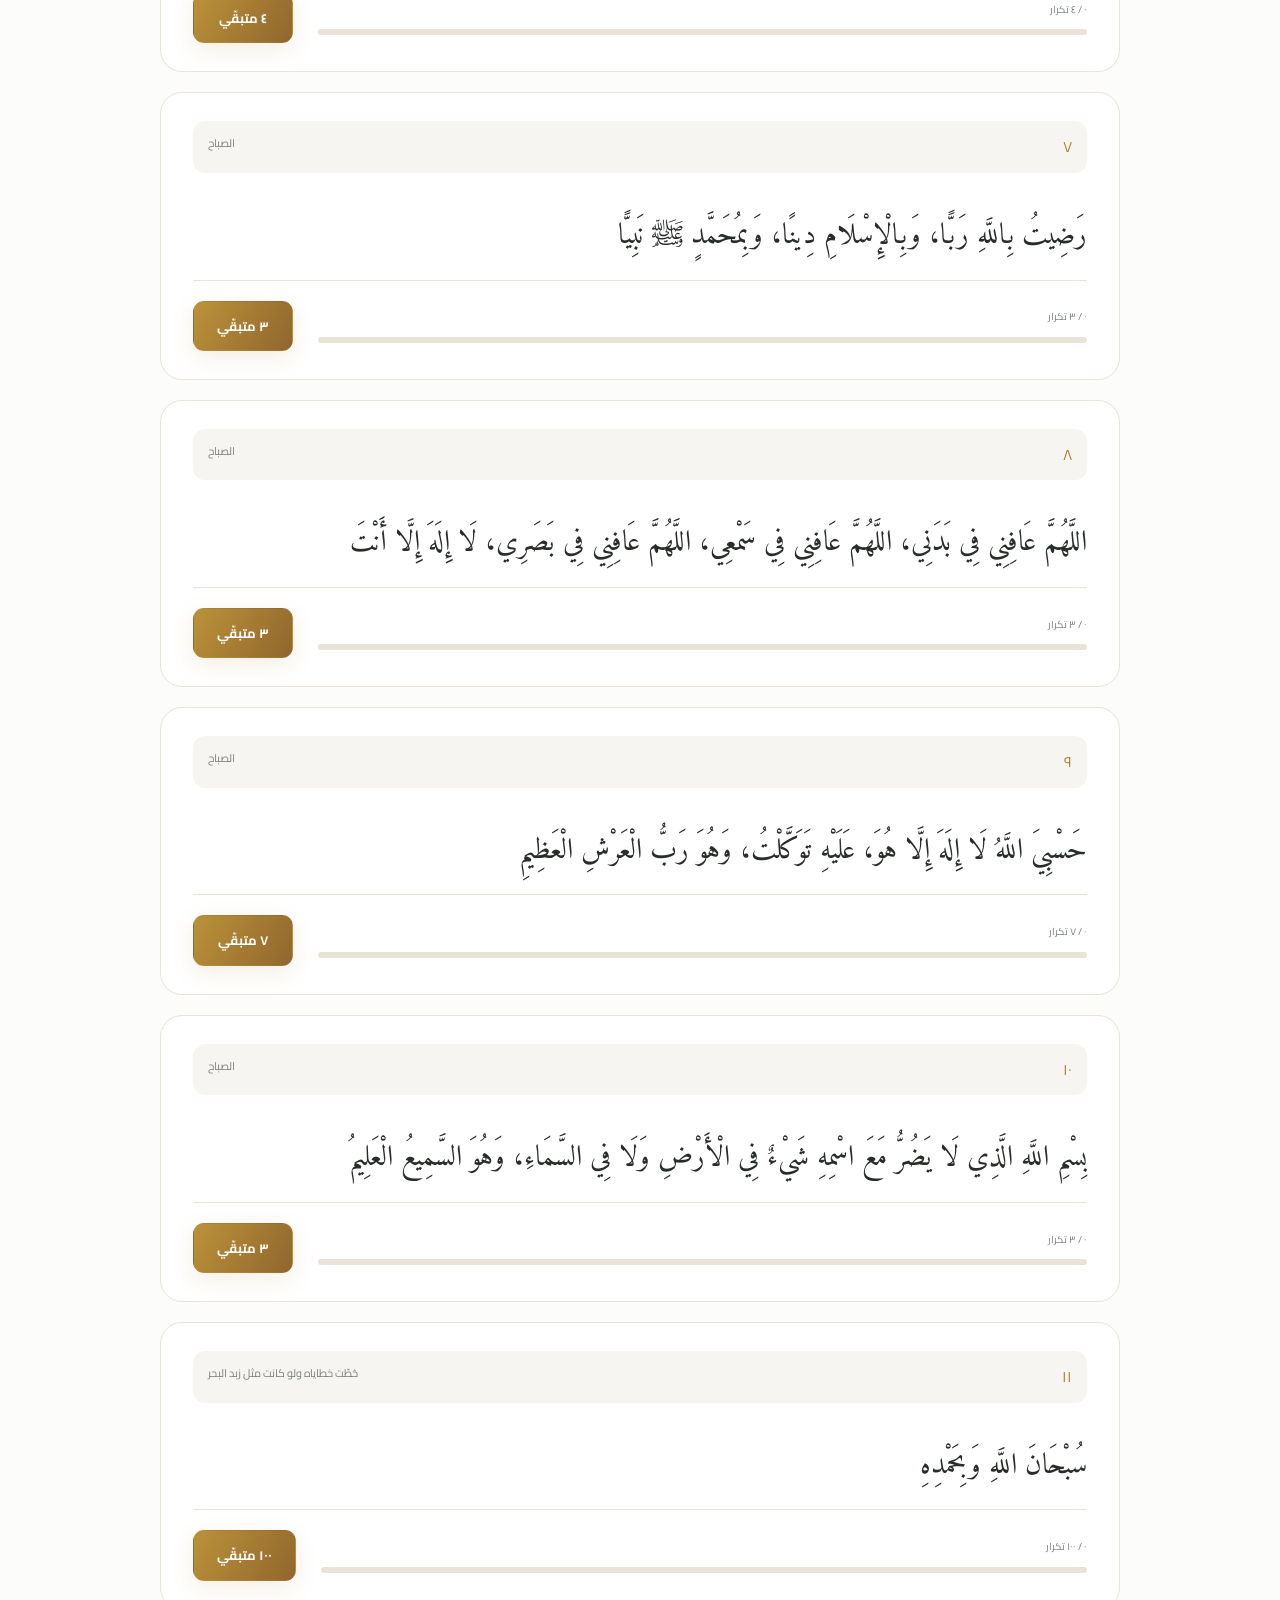
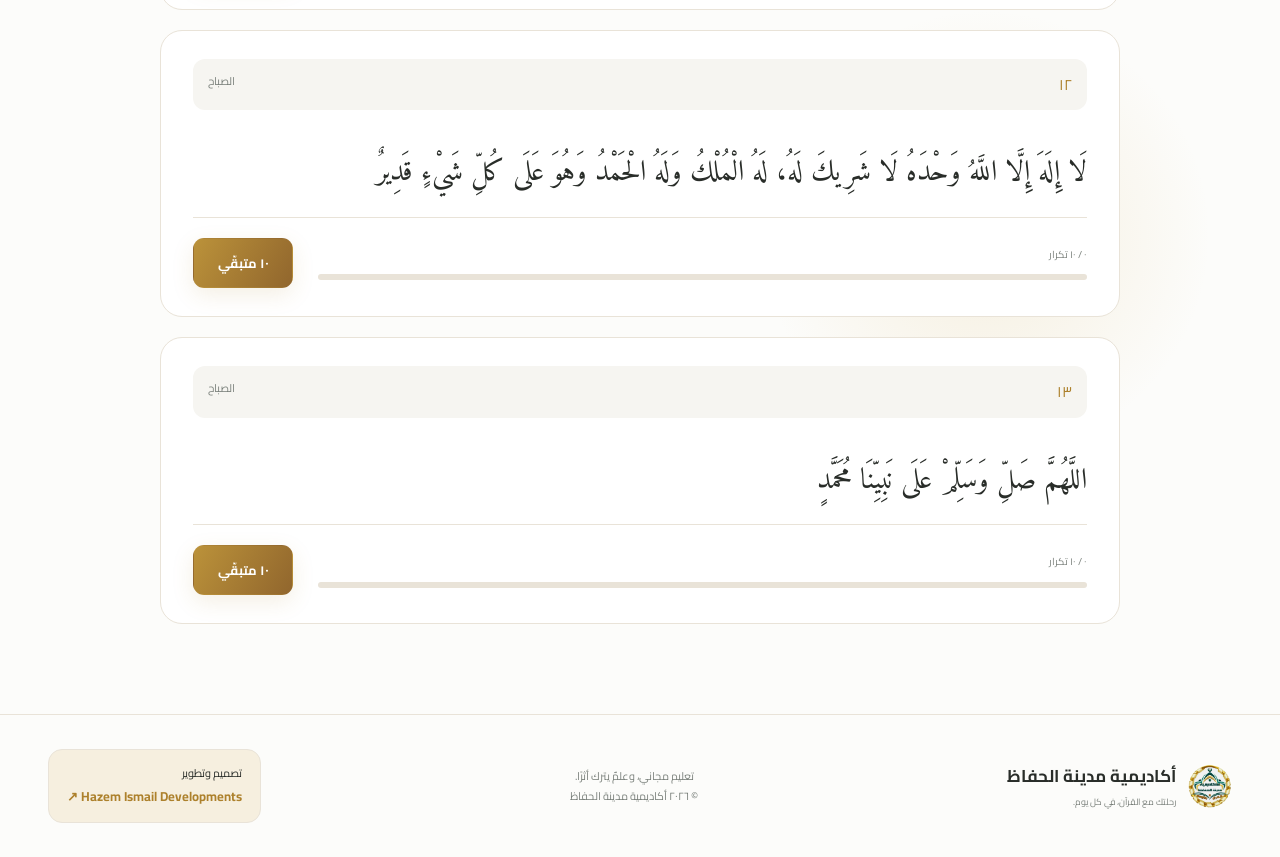
<file: adhkar.html>
<!doctype html><html lang="ar" dir="rtl"><head><meta charset="UTF-8"><meta name="viewport" content="width=device-width,initial-scale=1,viewport-fit=cover"><meta name="theme-color" content="#f8f7f2"><title>الأذكار | أكاديمية مدينة الحفاظ</title><meta name="description" content="أكاديمية مدينة الحفاظ للقرآن الكريم وعلومه. تعليم مجاني عن بعد، مصحف، أذكار، مواقيت الصلاة واتجاه القبلة، ومتابعة رحلتك اليومية."><meta property="og:title" content="أكاديمية مدينة الحفاظ | رحلتك مع القرآن"><meta property="og:description" content="لكل قلب رحلة، وبالقرآن تبدأ. تعليم مجاني ومساحة يومية للتلاوة والذكر."><meta property="og:image" content="https://madinatalhuffaz.com/assets/icon.png"><meta property="og:locale" content="ar_AR"><meta property="og:type" content="website"><link rel="canonical" href="https://madinatalhuffaz.com/adhkar.html"><link rel="icon" href="assets/favicon.png"><link rel="apple-touch-icon" href="assets/icon.png"><link rel="manifest" href="manifest.webmanifest"><link rel="stylesheet" href="styles.css"><link rel="stylesheet" href="royal.css"><script src="theme.js"></script><script src="core.js" defer></script><script src="app.js" defer></script><script src="royal.js" defer></script><link rel="stylesheet" href="refined.css"><link rel="stylesheet" href="motion.css"><link rel="stylesheet" href="release-polish.css"><script src="refined.js" defer></script><script src="motion.js" defer></script></head><body data-page="adhkar"><a class="skip-link" href="#main">تجاوز إلى المحتوى</a><header class="site-header"><div class="header-inner"><a class="brand" href="index.html"><img src="assets/academy-logo-hq.jpg" alt="شعار أكاديمية مدينة الحفاظ" width="50" height="50"><span>أكاديمية مدينة الحفاظ<small>أكاديمية القرآن الكريم وعلومه</small></span></a><nav class="main-nav" aria-label="التنقل الرئيسي"><a href="index.html">الرئيسية</a><a href="quran.html">القرآن الكريم</a><a href="index.html#depts">أقسام الأكاديمية</a><a href="achievements.html">رحلتي</a></nav><div class="header-actions"><button class="icon-btn" id="language-toggle" aria-label="Language / اللغة"><svg class="icon" viewBox="0 0 24 24" fill="none" stroke="currentColor" stroke-width="1.6"><circle cx="12" cy="12" r="9"/><path d="M3 12h18M12 3c-5 6-5 12 0 18 5-6 5-12 0-18"/></svg></button><button id="theme-toggle" class="icon-btn" aria-label="تفعيل المظهر الداكن"><svg class="icon " viewBox="0 0 24 24" fill="none" stroke="currentColor" stroke-width="1.65" stroke-linecap="round" stroke-linejoin="round" aria-hidden="true"><path d="M20.8 13A9 9 0 0 1 11 3.2 9 9 0 1 0 20.8 13Z"/></svg></button><a class="join-button" href="index.html#depts">انضم إلينا <svg class="icon " viewBox="0 0 24 24" fill="none" stroke="currentColor" stroke-width="1.65" stroke-linecap="round" stroke-linejoin="round" aria-hidden="true"><path d="M19 12H5m6-6-6 6 6 6"/></svg></a><button class="icon-btn desktop-menu" data-open-menu aria-label="فتح قائمة الموقع"><svg class="icon " viewBox="0 0 24 24" fill="none" stroke="currentColor" stroke-width="1.65" stroke-linecap="round" stroke-linejoin="round" aria-hidden="true"><path d="M4 6h16M4 12h16M4 18h16"/></svg></button></div></div></header><nav class="tools-nav" aria-label="أدواتك اليومية"><a href="quran.html"><svg class="icon " viewBox="0 0 24 24" fill="none" stroke="currentColor" stroke-width="1.65" stroke-linecap="round" stroke-linejoin="round" aria-hidden="true"><path d="M3 5c3-1 6-1 9 1v15c-3-2-6-2-9-1z M21 5c-3-1-6-1-9 1v15c3-2 6-2 9-1z"/></svg>القرآن الكريم</a><a href="adhkar.html" aria-current="page"><svg class="icon " viewBox="0 0 24 24" fill="none" stroke="currentColor" stroke-width="1.65" stroke-linecap="round" stroke-linejoin="round" aria-hidden="true"><path d="M12 3v2m0 14v2M3 12h2m14 0h2M5.6 5.6 7 7m10 10 1.4 1.4M5.6 18.4 7 17m10-10 1.4-1.4 M16 12a4 4 0 1 1-8 0 4 4 0 0 1 8 0"/></svg>الأذكار</a><a href="tasbih.html"><svg class="icon " viewBox="0 0 24 24" fill="none" stroke="currentColor" stroke-width="1.65" stroke-linecap="round" stroke-linejoin="round" aria-hidden="true"><path d="M12 3a9 9 0 1 0 8.5 12 M12 3h.01M20 8h.01M17 4.5h.01 M12 18v4m-3-2 3-2 3 2"/></svg>المسبحة</a><a href="prayer.html"><svg class="icon " viewBox="0 0 24 24" fill="none" stroke="currentColor" stroke-width="1.65" stroke-linecap="round" stroke-linejoin="round" aria-hidden="true"><path d="M20.8 13A9 9 0 0 1 11 3.2 9 9 0 1 0 20.8 13Z"/></svg>مواقيت الصلاة واتجاه القبلة</a><a href="names.html"><svg class="icon " viewBox="0 0 24 24" fill="none" stroke="currentColor" stroke-width="1.65" stroke-linecap="round" stroke-linejoin="round" aria-hidden="true"><path d="m12 2 3 7 7 3-7 3-3 7-3-7-7-3 7-3z"/></svg>أسماء الله الحسنى</a><a href="zakat.html"><svg class="icon " viewBox="0 0 24 24" fill="none" stroke="currentColor" stroke-width="1.65" stroke-linecap="round" stroke-linejoin="round" aria-hidden="true"><path d="M3 6h17v15H3V6Zm0 0 14-4v4m-2 7h5v4h-5z"/></svg>حاسبة الزكاة</a><a href="achievements.html"><svg class="icon " viewBox="0 0 24 24" fill="none" stroke="currentColor" stroke-width="1.65" stroke-linecap="round" stroke-linejoin="round" aria-hidden="true"><path d="m8 14-2 8 6-3 6 3-2-8 M19 9a7 7 0 1 1-14 0 7 7 0 0 1 14 0 M12 5v8m-4-4h8"/></svg>رحلتي وإنجازاتي</a></nav><main id="main" class="container" tabindex="-1"><div class="page-heading"><span class="eyebrow">وِردك اليومي / الأذكار</span><h1>ذِكرٌ يرافق يومك.</h1><p>اقرأ الذكر، ثم سجّل كل تكرار. عدّادات جديدة مع كل يوم.</p></div><div class="section-controls"><div id="adhkar-categories" class="chips"></div><label class="search-field"><svg class="icon " viewBox="0 0 24 24" fill="none" stroke="currentColor" stroke-width="1.65" stroke-linecap="round" stroke-linejoin="round" aria-hidden="true"><path d="M15 15l6 6 M17 10a7 7 0 1 1-14 0 7 7 0 0 1 14 0"/></svg><input id="adhkar-search" type="search" placeholder="ابحث في الأذكار" aria-label="ابحث في الأذكار"></label></div><div class="adhkar-heading"><h2 id="adhkar-title">أذكار الصباح</h2><span id="adhkar-progress"></span><button class="text-link" id="reset-adhkar">بدء ورد جديد</button></div><div id="adhkar-list" class="adhkar-list"><p class="empty">جارٍ تحميل الأذكار…</p></div></main><footer class="site-footer"><div class="container footer-inner"><a class="brand" href="index.html"><img src="assets/academy-logo-hq.jpg" alt="" width="44" height="44"><span>أكاديمية مدينة الحفاظ<small>رحلتك مع القرآن، في كل يوم.</small></span></a><p>تعليم مجاني، وعلمٌ يترك أثرًا.<br><small>© <span id="copyright-year">٢٠٢٦</span> أكاديمية مدينة الحفاظ</small></p><a href="https://hazem-ismail.github.io/Portfolio/" target="_blank" rel="noopener" class="developer">تصميم وتطوير<br><strong>Hazem Ismail Developments ↗</strong></a></div></footer><nav class="mobile-nav" aria-label="التنقل السريع"><a href="index.html"><svg class="icon " viewBox="0 0 24 24" fill="none" stroke="currentColor" stroke-width="1.65" stroke-linecap="round" stroke-linejoin="round" aria-hidden="true"><path d="m3 10 9-7 9 7 M5 9v12h5v-7h4v7h5V9"/></svg><span>الرئيسية</span></a><a href="quran.html"><svg class="icon " viewBox="0 0 24 24" fill="none" stroke="currentColor" stroke-width="1.65" stroke-linecap="round" stroke-linejoin="round" aria-hidden="true"><path d="M3 5c3-1 6-1 9 1v15c-3-2-6-2-9-1z M21 5c-3-1-6-1-9 1v15c3-2 6-2 9-1z"/></svg><span>المصحف</span></a><a href="tasbih.html"><svg class="icon " viewBox="0 0 24 24" fill="none" stroke="currentColor" stroke-width="1.65" stroke-linecap="round" stroke-linejoin="round" aria-hidden="true"><path d="M12 3a9 9 0 1 0 8.5 12 M12 3h.01M20 8h.01M17 4.5h.01 M12 18v4m-3-2 3-2 3 2"/></svg><span>المسبحة</span></a><a href="achievements.html"><svg class="icon " viewBox="0 0 24 24" fill="none" stroke="currentColor" stroke-width="1.65" stroke-linecap="round" stroke-linejoin="round" aria-hidden="true"><path d="m8 14-2 8 6-3 6 3-2-8 M19 9a7 7 0 1 1-14 0 7 7 0 0 1 14 0 M12 5v8m-4-4h8"/></svg><span>رحلتي</span></a><button data-open-menu><svg class="icon " viewBox="0 0 24 24" fill="none" stroke="currentColor" stroke-width="1.65" stroke-linecap="round" stroke-linejoin="round" aria-hidden="true"><path d="M4 6h16M4 12h16M4 18h16"/></svg><span>المزيد</span></button></nav><dialog id="menu-dialog" class="menu-dialog"><div class="dialog-heading"><h2>مساحتك في مدينة الحفاظ</h2><button class="icon-btn" data-close-dialog aria-label="إغلاق القائمة"><svg class="icon " viewBox="0 0 24 24" fill="none" stroke="currentColor" stroke-width="1.65" stroke-linecap="round" stroke-linejoin="round" aria-hidden="true"><path d="m6 6 12 12M6 18 18 6"/></svg></button></div><nav><a class="menu-link" href="index.html"><svg class="icon " viewBox="0 0 24 24" fill="none" stroke="currentColor" stroke-width="1.65" stroke-linecap="round" stroke-linejoin="round" aria-hidden="true"><path d="m3 10 9-7 9 7 M5 9v12h5v-7h4v7h5V9"/></svg>الرئيسية</a><a class="menu-link" href="quran.html"><svg class="icon " viewBox="0 0 24 24" fill="none" stroke="currentColor" stroke-width="1.65" stroke-linecap="round" stroke-linejoin="round" aria-hidden="true"><path d="M3 5c3-1 6-1 9 1v15c-3-2-6-2-9-1z M21 5c-3-1-6-1-9 1v15c3-2 6-2 9-1z"/></svg>القرآن الكريم</a><a class="menu-link" href="adhkar.html"><svg class="icon " viewBox="0 0 24 24" fill="none" stroke="currentColor" stroke-width="1.65" stroke-linecap="round" stroke-linejoin="round" aria-hidden="true"><path d="M12 3v2m0 14v2M3 12h2m14 0h2M5.6 5.6 7 7m10 10 1.4 1.4M5.6 18.4 7 17m10-10 1.4-1.4 M16 12a4 4 0 1 1-8 0 4 4 0 0 1 8 0"/></svg>الأذكار</a><a class="menu-link" href="tasbih.html"><svg class="icon " viewBox="0 0 24 24" fill="none" stroke="currentColor" stroke-width="1.65" stroke-linecap="round" stroke-linejoin="round" aria-hidden="true"><path d="M12 3a9 9 0 1 0 8.5 12 M12 3h.01M20 8h.01M17 4.5h.01 M12 18v4m-3-2 3-2 3 2"/></svg>المسبحة</a><a class="menu-link" href="prayer.html"><svg class="icon " viewBox="0 0 24 24" fill="none" stroke="currentColor" stroke-width="1.65" stroke-linecap="round" stroke-linejoin="round" aria-hidden="true"><path d="M20.8 13A9 9 0 0 1 11 3.2 9 9 0 1 0 20.8 13Z"/></svg>مواقيت الصلاة واتجاه القبلة</a><a class="menu-link" href="names.html"><svg class="icon " viewBox="0 0 24 24" fill="none" stroke="currentColor" stroke-width="1.65" stroke-linecap="round" stroke-linejoin="round" aria-hidden="true"><path d="m12 2 3 7 7 3-7 3-3 7-3-7-7-3 7-3z"/></svg>أسماء الله الحسنى</a><a class="menu-link" href="zakat.html"><svg class="icon " viewBox="0 0 24 24" fill="none" stroke="currentColor" stroke-width="1.65" stroke-linecap="round" stroke-linejoin="round" aria-hidden="true"><path d="M3 6h17v15H3V6Zm0 0 14-4v4m-2 7h5v4h-5z"/></svg>حاسبة الزكاة</a><a class="menu-link" href="achievements.html"><svg class="icon " viewBox="0 0 24 24" fill="none" stroke="currentColor" stroke-width="1.65" stroke-linecap="round" stroke-linejoin="round" aria-hidden="true"><path d="m8 14-2 8 6-3 6 3-2-8 M19 9a7 7 0 1 1-14 0 7 7 0 0 1 14 0 M12 5v8m-4-4h8"/></svg>رحلتي وإنجازاتي</a><a class="btn primary" href="index.html#depts">انضم إلى الأكاديمية</a></nav></dialog><dialog id="detail-dialog"><div class="dialog-heading"><h2 id="detail-title"></h2><button class="icon-btn" data-close-dialog aria-label="إغلاق"><svg class="icon " viewBox="0 0 24 24" fill="none" stroke="currentColor" stroke-width="1.65" stroke-linecap="round" stroke-linejoin="round" aria-hidden="true"><path d="m6 6 12 12M6 18 18 6"/></svg></button></div><div id="detail-body"></div></dialog><div class="toast" id="toast" role="status"></div><noscript><div class="noscript">فعّل JavaScript لاستخدام المصحف والأدوات اليومية. يمكنك تصفح معلومات الأكاديمية أو التواصل معنا.</div></noscript></body></html>
</file>
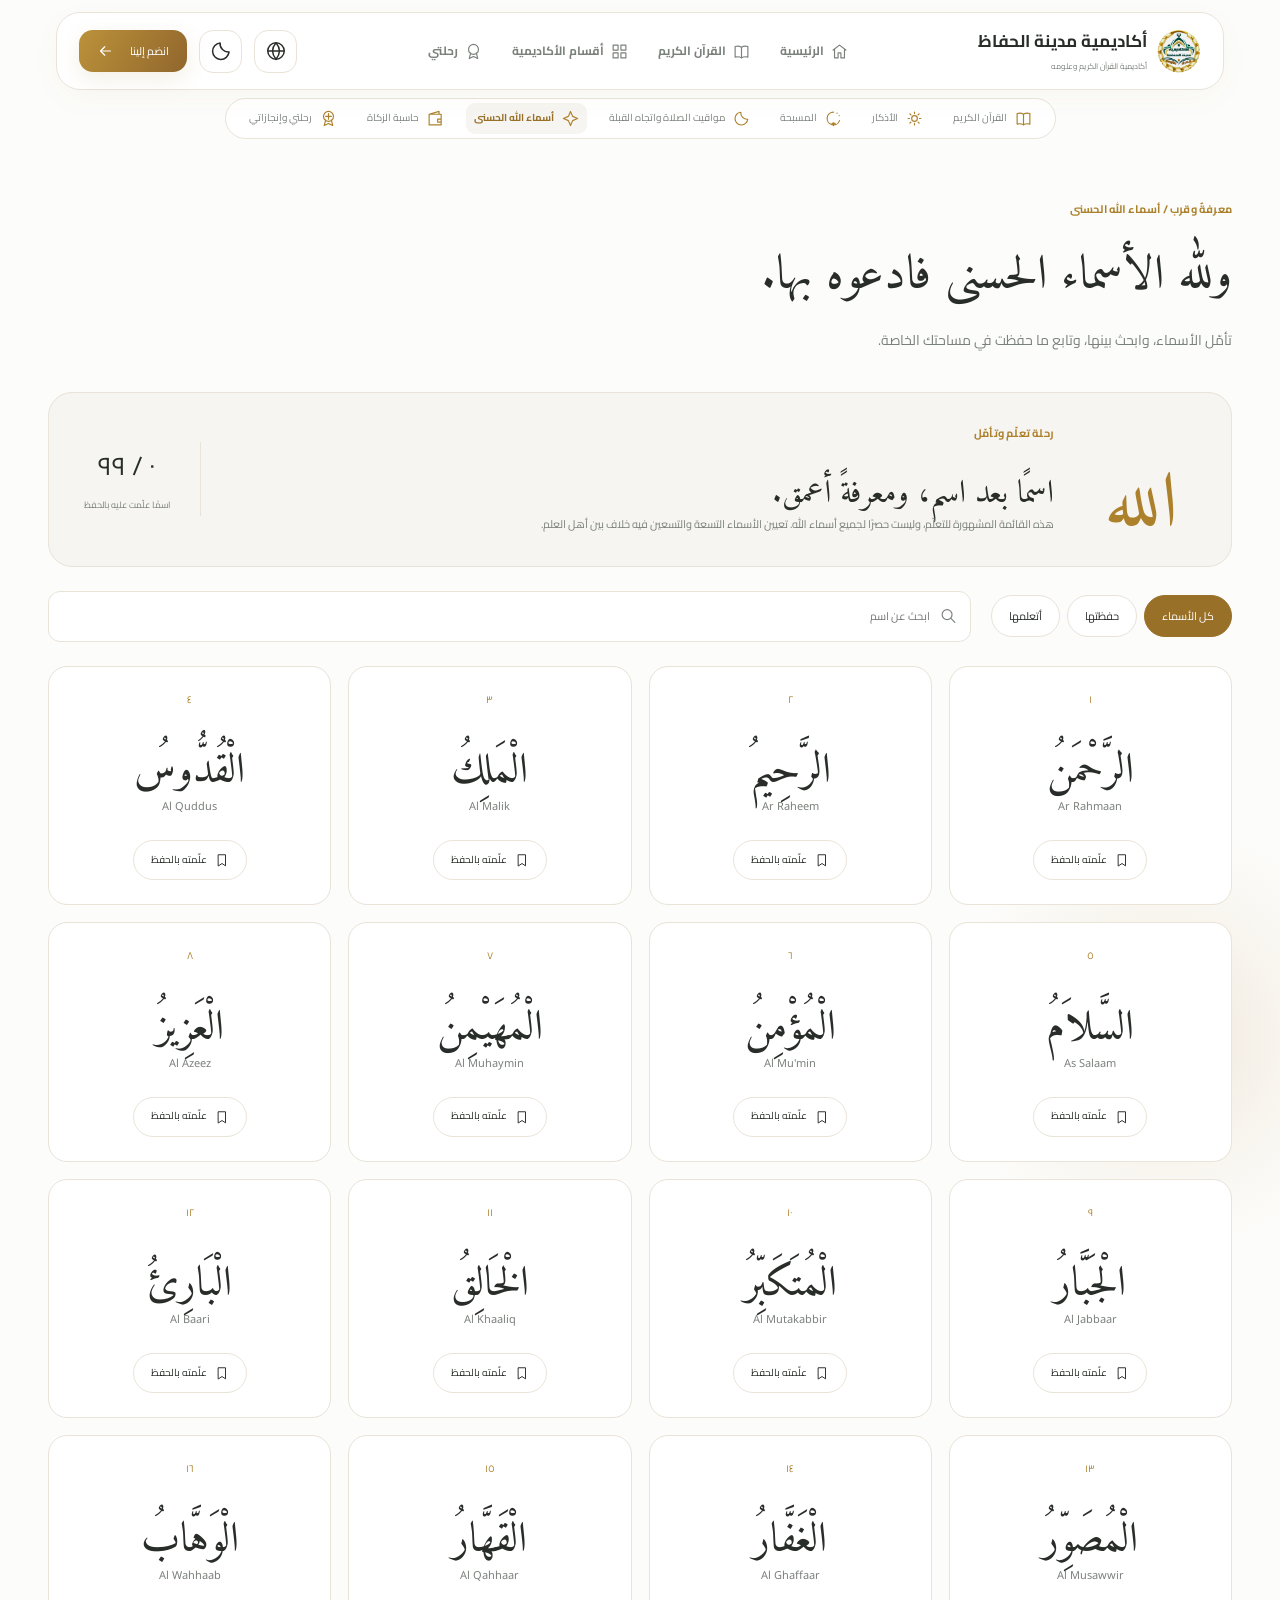
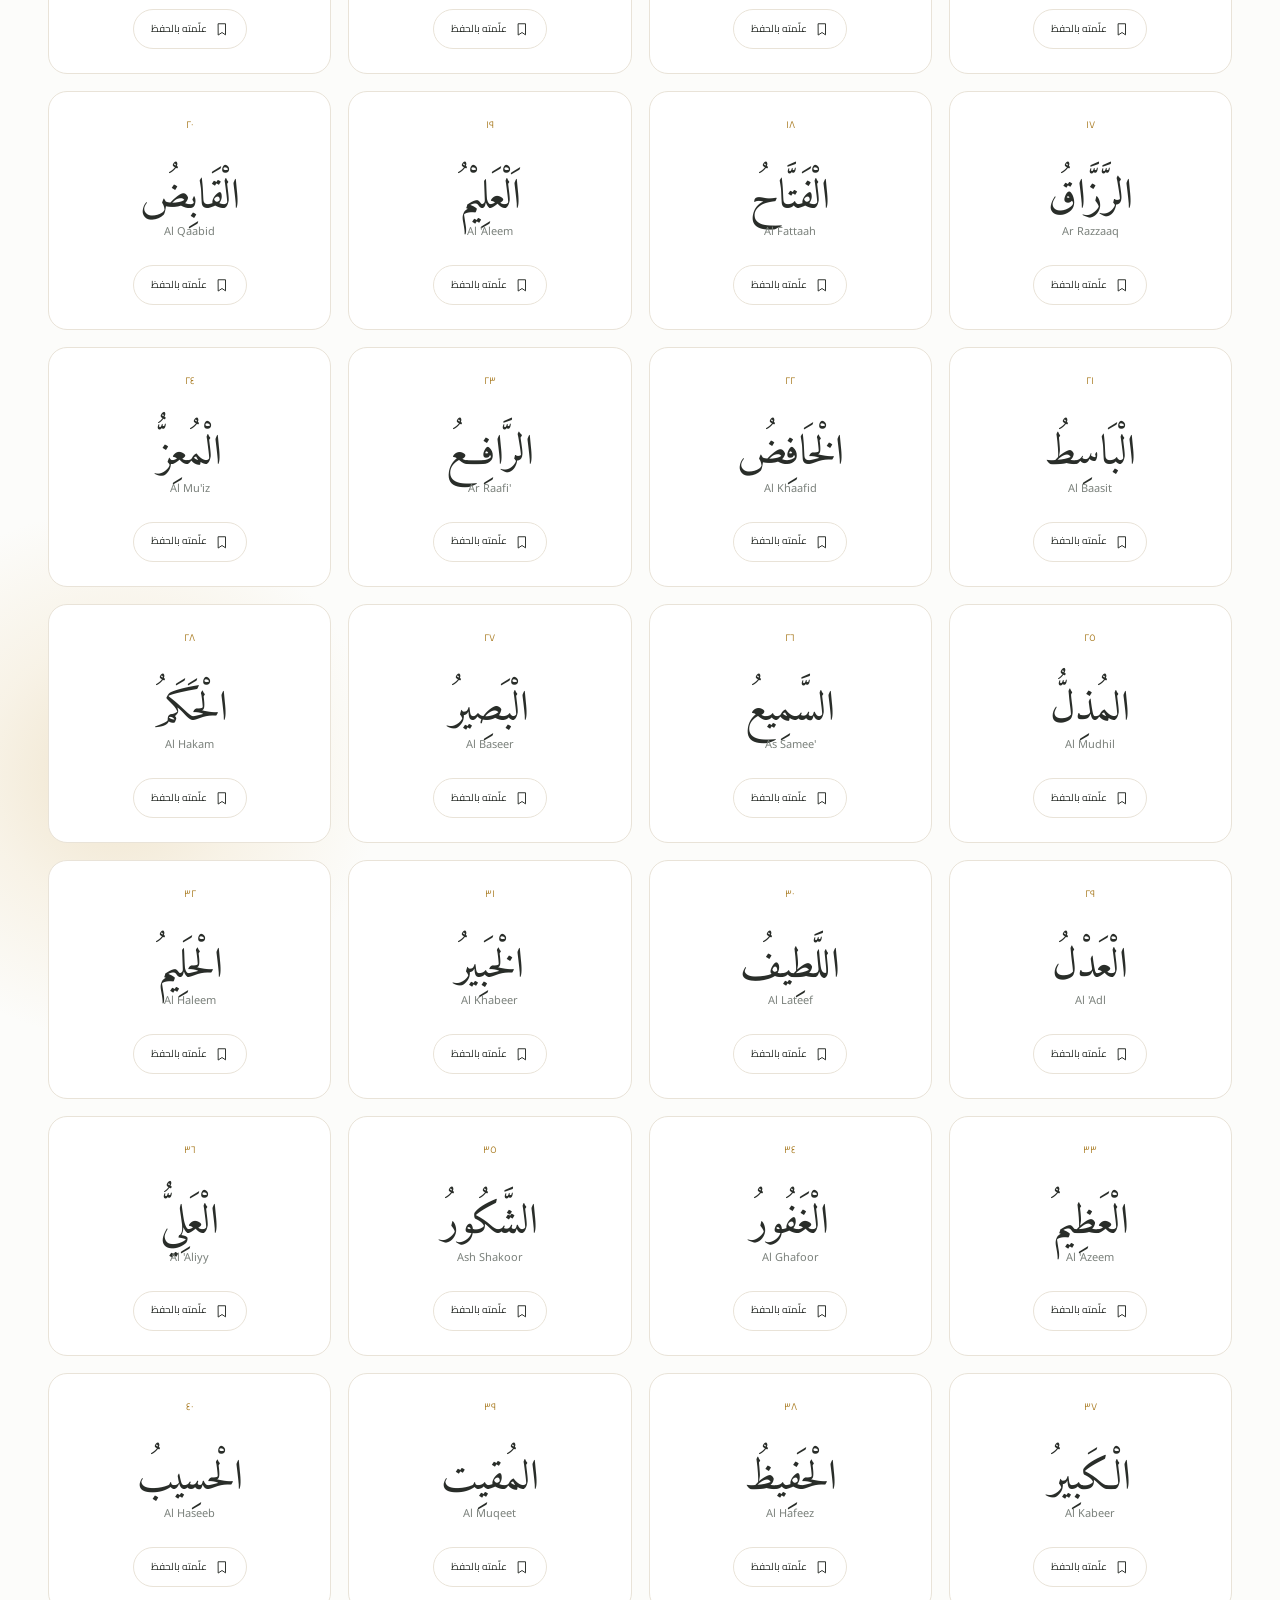
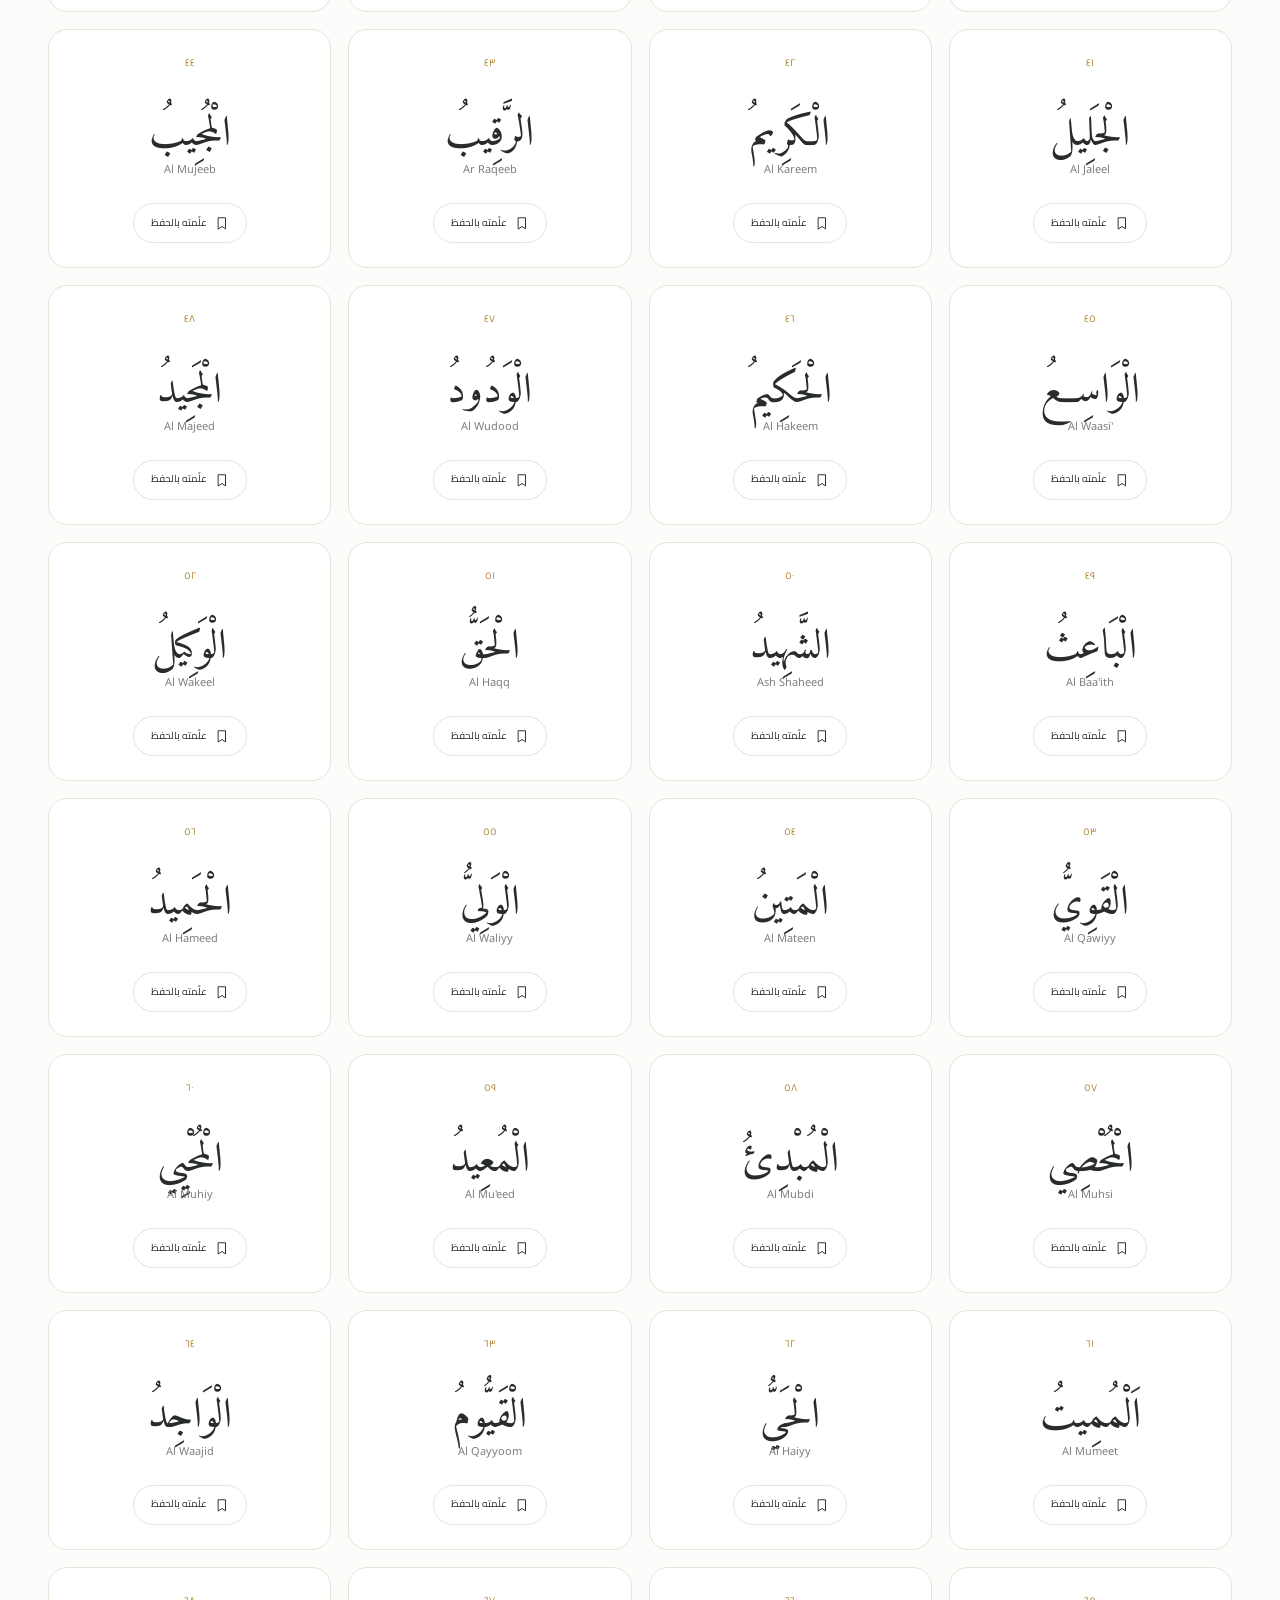
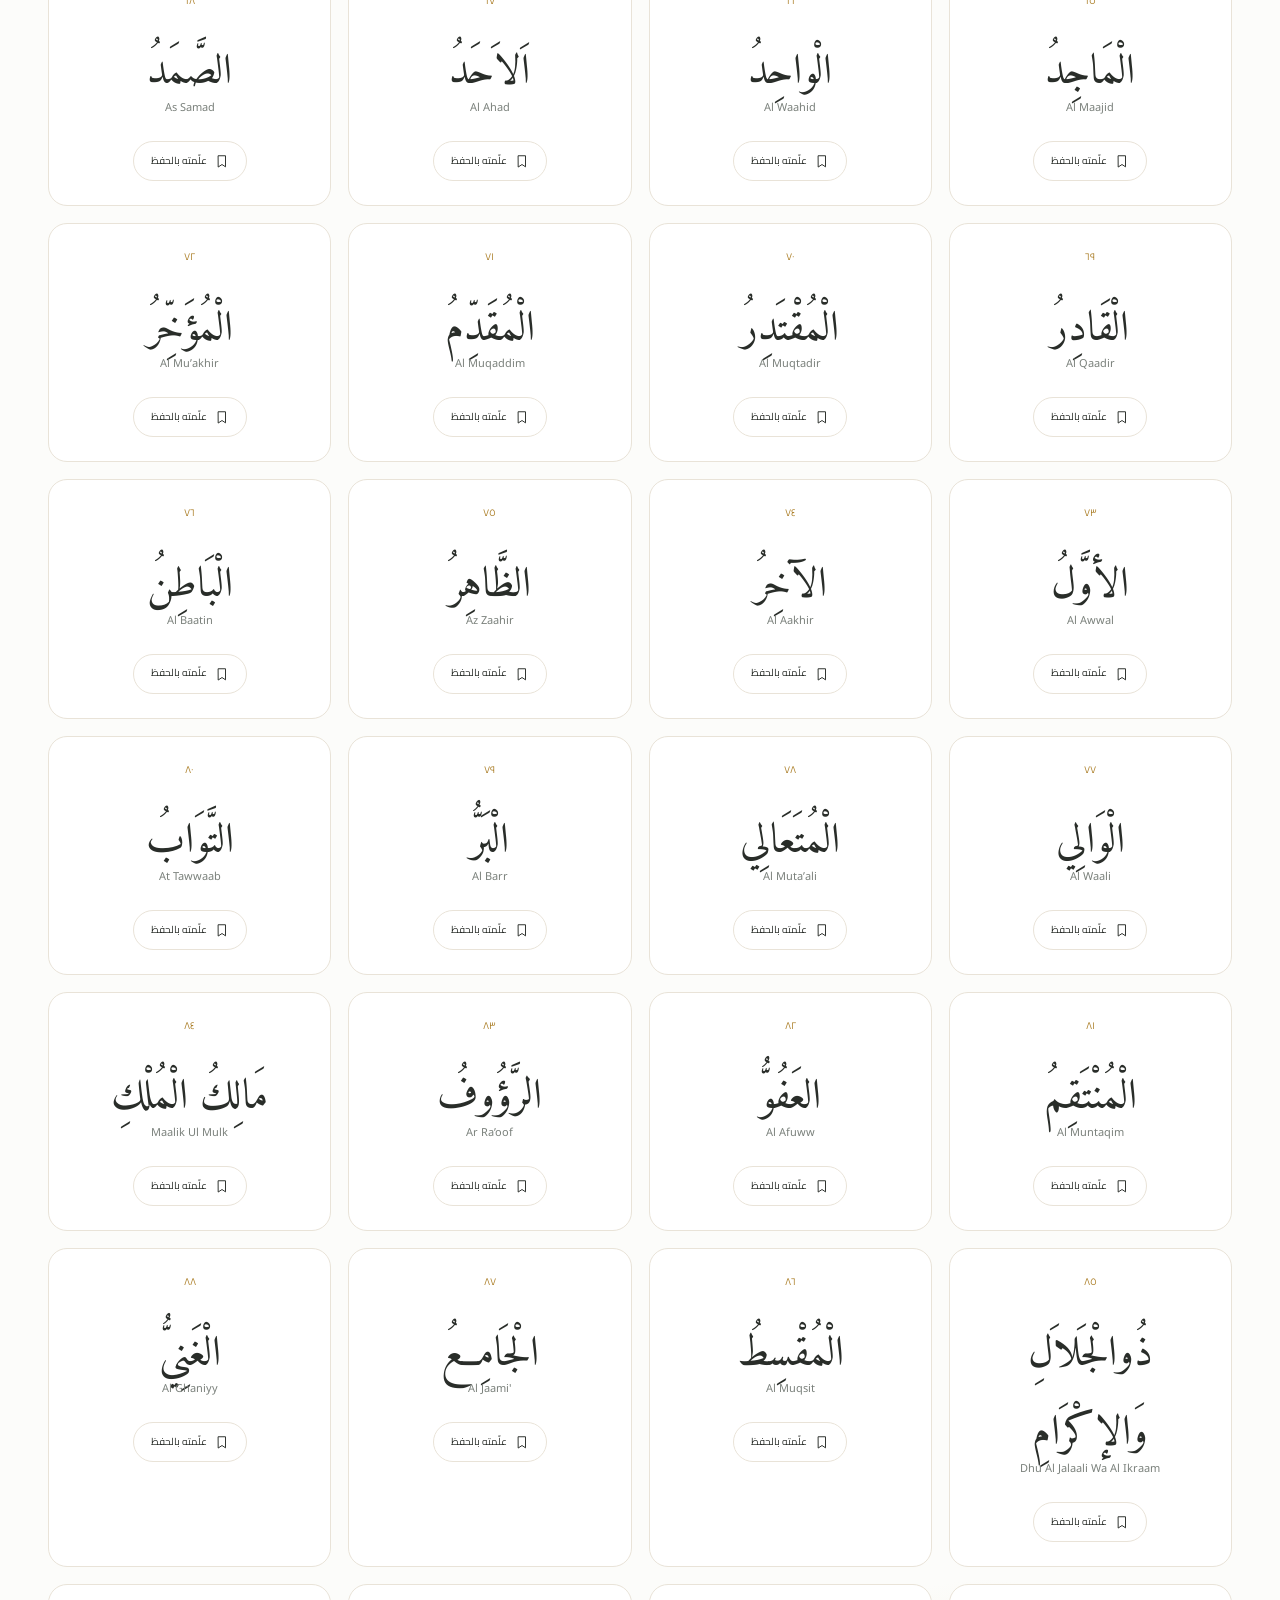
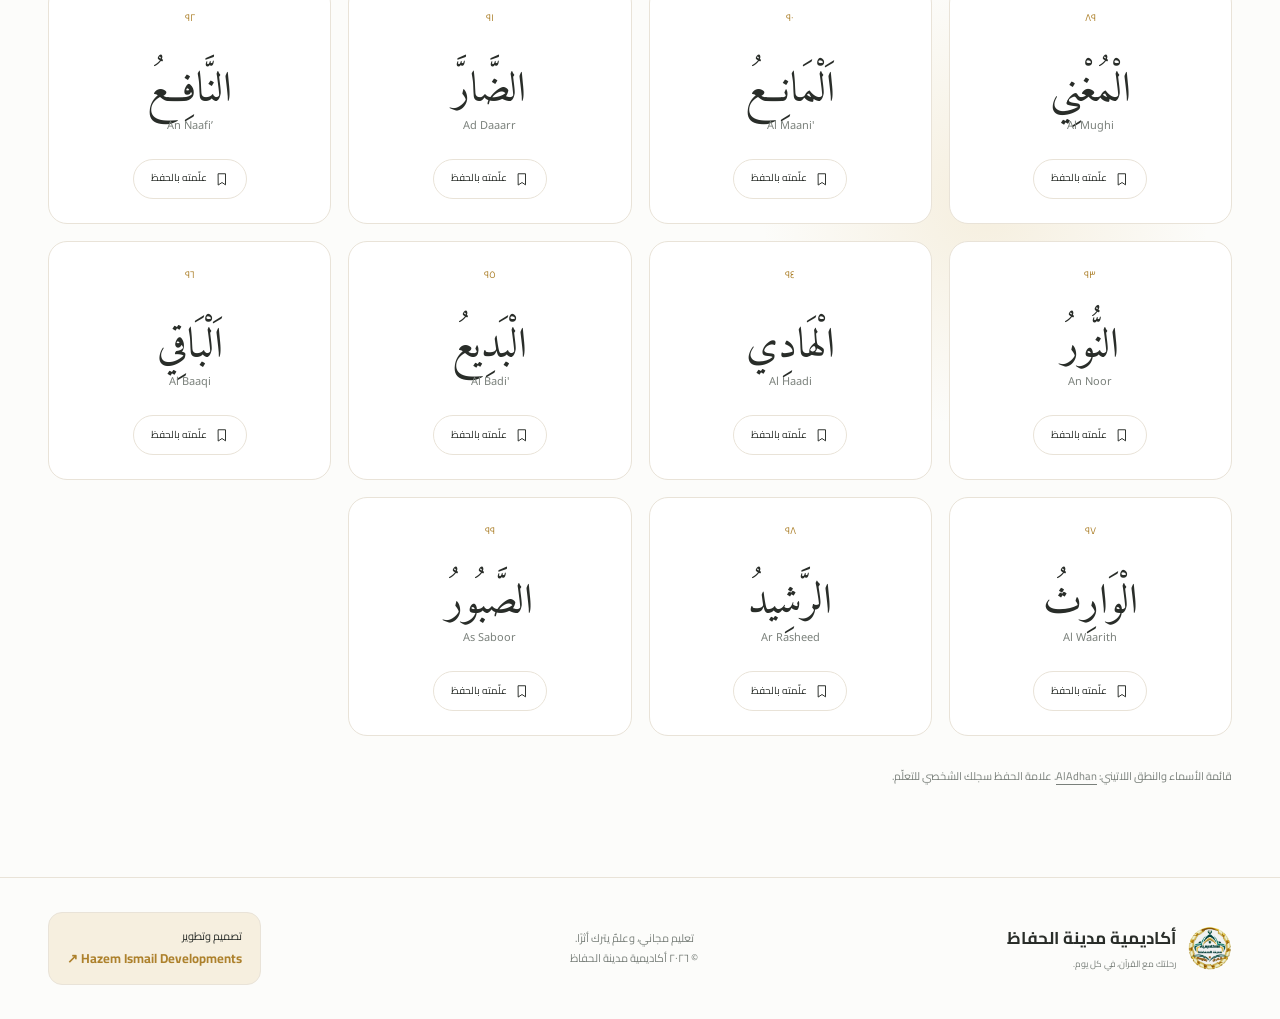
<file: names.html>
<!doctype html><html lang="ar" dir="rtl"><head><meta charset="UTF-8"><meta name="viewport" content="width=device-width,initial-scale=1,viewport-fit=cover"><meta name="theme-color" content="#f8f7f2"><title>أسماء الله الحسنى | أكاديمية مدينة الحفاظ</title><meta name="description" content="أكاديمية مدينة الحفاظ للقرآن الكريم وعلومه. تعليم مجاني عن بعد، مصحف، أذكار، مواقيت الصلاة واتجاه القبلة، ومتابعة رحلتك اليومية."><meta property="og:title" content="أكاديمية مدينة الحفاظ | رحلتك مع القرآن"><meta property="og:description" content="لكل قلب رحلة، وبالقرآن تبدأ. تعليم مجاني ومساحة يومية للتلاوة والذكر."><meta property="og:image" content="https://madinatalhuffaz.com/assets/icon.png"><meta property="og:locale" content="ar_AR"><meta property="og:type" content="website"><link rel="canonical" href="https://madinatalhuffaz.com/names.html"><link rel="icon" href="assets/favicon.png"><link rel="apple-touch-icon" href="assets/icon.png"><link rel="manifest" href="manifest.webmanifest"><link rel="stylesheet" href="styles.css"><link rel="stylesheet" href="royal.css"><script src="theme.js"></script><script src="core.js" defer></script><script src="app.js" defer></script><script src="royal.js" defer></script><link rel="stylesheet" href="refined.css"><link rel="stylesheet" href="motion.css"><link rel="stylesheet" href="release-polish.css"><script src="refined.js" defer></script><script src="motion.js" defer></script></head><body data-page="names"><a class="skip-link" href="#main">تجاوز إلى المحتوى</a><header class="site-header"><div class="header-inner"><a class="brand" href="index.html"><img src="assets/academy-logo-hq.jpg" alt="شعار أكاديمية مدينة الحفاظ" width="50" height="50"><span>أكاديمية مدينة الحفاظ<small>أكاديمية القرآن الكريم وعلومه</small></span></a><nav class="main-nav" aria-label="التنقل الرئيسي"><a href="index.html">الرئيسية</a><a href="quran.html">القرآن الكريم</a><a href="index.html#depts">أقسام الأكاديمية</a><a href="achievements.html">رحلتي</a></nav><div class="header-actions"><button class="icon-btn" id="language-toggle" aria-label="Language / اللغة"><svg class="icon" viewBox="0 0 24 24" fill="none" stroke="currentColor" stroke-width="1.6"><circle cx="12" cy="12" r="9"/><path d="M3 12h18M12 3c-5 6-5 12 0 18 5-6 5-12 0-18"/></svg></button><button id="theme-toggle" class="icon-btn" aria-label="تفعيل المظهر الداكن"><svg class="icon " viewBox="0 0 24 24" fill="none" stroke="currentColor" stroke-width="1.65" stroke-linecap="round" stroke-linejoin="round" aria-hidden="true"><path d="M20.8 13A9 9 0 0 1 11 3.2 9 9 0 1 0 20.8 13Z"/></svg></button><a class="join-button" href="index.html#depts">انضم إلينا <svg class="icon " viewBox="0 0 24 24" fill="none" stroke="currentColor" stroke-width="1.65" stroke-linecap="round" stroke-linejoin="round" aria-hidden="true"><path d="M19 12H5m6-6-6 6 6 6"/></svg></a><button class="icon-btn desktop-menu" data-open-menu aria-label="فتح قائمة الموقع"><svg class="icon " viewBox="0 0 24 24" fill="none" stroke="currentColor" stroke-width="1.65" stroke-linecap="round" stroke-linejoin="round" aria-hidden="true"><path d="M4 6h16M4 12h16M4 18h16"/></svg></button></div></div></header><nav class="tools-nav" aria-label="أدواتك اليومية"><a href="quran.html"><svg class="icon " viewBox="0 0 24 24" fill="none" stroke="currentColor" stroke-width="1.65" stroke-linecap="round" stroke-linejoin="round" aria-hidden="true"><path d="M3 5c3-1 6-1 9 1v15c-3-2-6-2-9-1z M21 5c-3-1-6-1-9 1v15c3-2 6-2 9-1z"/></svg>القرآن الكريم</a><a href="adhkar.html"><svg class="icon " viewBox="0 0 24 24" fill="none" stroke="currentColor" stroke-width="1.65" stroke-linecap="round" stroke-linejoin="round" aria-hidden="true"><path d="M12 3v2m0 14v2M3 12h2m14 0h2M5.6 5.6 7 7m10 10 1.4 1.4M5.6 18.4 7 17m10-10 1.4-1.4 M16 12a4 4 0 1 1-8 0 4 4 0 0 1 8 0"/></svg>الأذكار</a><a href="tasbih.html"><svg class="icon " viewBox="0 0 24 24" fill="none" stroke="currentColor" stroke-width="1.65" stroke-linecap="round" stroke-linejoin="round" aria-hidden="true"><path d="M12 3a9 9 0 1 0 8.5 12 M12 3h.01M20 8h.01M17 4.5h.01 M12 18v4m-3-2 3-2 3 2"/></svg>المسبحة</a><a href="prayer.html"><svg class="icon " viewBox="0 0 24 24" fill="none" stroke="currentColor" stroke-width="1.65" stroke-linecap="round" stroke-linejoin="round" aria-hidden="true"><path d="M20.8 13A9 9 0 0 1 11 3.2 9 9 0 1 0 20.8 13Z"/></svg>مواقيت الصلاة واتجاه القبلة</a><a href="names.html" aria-current="page"><svg class="icon " viewBox="0 0 24 24" fill="none" stroke="currentColor" stroke-width="1.65" stroke-linecap="round" stroke-linejoin="round" aria-hidden="true"><path d="m12 2 3 7 7 3-7 3-3 7-3-7-7-3 7-3z"/></svg>أسماء الله الحسنى</a><a href="zakat.html"><svg class="icon " viewBox="0 0 24 24" fill="none" stroke="currentColor" stroke-width="1.65" stroke-linecap="round" stroke-linejoin="round" aria-hidden="true"><path d="M3 6h17v15H3V6Zm0 0 14-4v4m-2 7h5v4h-5z"/></svg>حاسبة الزكاة</a><a href="achievements.html"><svg class="icon " viewBox="0 0 24 24" fill="none" stroke="currentColor" stroke-width="1.65" stroke-linecap="round" stroke-linejoin="round" aria-hidden="true"><path d="m8 14-2 8 6-3 6 3-2-8 M19 9a7 7 0 1 1-14 0 7 7 0 0 1 14 0 M12 5v8m-4-4h8"/></svg>رحلتي وإنجازاتي</a></nav><main id="main" class="container" tabindex="-1"><div class="page-heading"><span class="eyebrow">معرفةٌ وقرب / أسماء الله الحسنى</span><h1>ولله الأسماء الحسنى فادعوه بها.</h1><p>تأمّل الأسماء، وابحث بينها، وتابع ما حفظت في مساحتك الخاصة.</p></div><div class="names-banner"><span class="divine-name">الله</span><div><span class="eyebrow">رحلة تعلّم وتأمّل</span><h2>اسمًا بعد اسم، ومعرفةً أعمق.</h2><p>هذه القائمة المشهورة للتعلّم، وليست حصرًا لجميع أسماء الله. تعيين الأسماء التسعة والتسعين فيه خلاف بين أهل العلم.</p></div><div class="names-progress"><strong id="names-count">٠ / ٩٩</strong><small>اسمًا علّمت عليه بالحفظ</small></div></div><div class="section-controls"><div class="chips" id="names-filters"><button class="chip active" data-filter="all">كل الأسماء</button><button class="chip" data-filter="saved">حفظتها</button><button class="chip" data-filter="remaining">أتعلمها</button></div><label class="search-field"><svg class="icon " viewBox="0 0 24 24" fill="none" stroke="currentColor" stroke-width="1.65" stroke-linecap="round" stroke-linejoin="round" aria-hidden="true"><path d="M15 15l6 6 M17 10a7 7 0 1 1-14 0 7 7 0 0 1 14 0"/></svg><input id="names-search" type="search" placeholder="ابحث عن اسم" aria-label="ابحث عن اسم"></label></div><div id="names-grid" class="names-grid"><p class="empty">جارٍ تحميل الأسماء…</p></div><p class="source-note">قائمة الأسماء والنطق اللاتيني: <a href="https://aladhan.com/asma-al-husna-api" target="_blank" rel="noopener">AlAdhan</a>. علامة الحفظ سجلك الشخصي للتعلّم.</p></main><footer class="site-footer"><div class="container footer-inner"><a class="brand" href="index.html"><img src="assets/academy-logo-hq.jpg" alt="" width="44" height="44"><span>أكاديمية مدينة الحفاظ<small>رحلتك مع القرآن، في كل يوم.</small></span></a><p>تعليم مجاني، وعلمٌ يترك أثرًا.<br><small>© <span id="copyright-year">٢٠٢٦</span> أكاديمية مدينة الحفاظ</small></p><a href="https://hazem-ismail.github.io/Portfolio/" target="_blank" rel="noopener" class="developer">تصميم وتطوير<br><strong>Hazem Ismail Developments ↗</strong></a></div></footer><nav class="mobile-nav" aria-label="التنقل السريع"><a href="index.html"><svg class="icon " viewBox="0 0 24 24" fill="none" stroke="currentColor" stroke-width="1.65" stroke-linecap="round" stroke-linejoin="round" aria-hidden="true"><path d="m3 10 9-7 9 7 M5 9v12h5v-7h4v7h5V9"/></svg><span>الرئيسية</span></a><a href="quran.html"><svg class="icon " viewBox="0 0 24 24" fill="none" stroke="currentColor" stroke-width="1.65" stroke-linecap="round" stroke-linejoin="round" aria-hidden="true"><path d="M3 5c3-1 6-1 9 1v15c-3-2-6-2-9-1z M21 5c-3-1-6-1-9 1v15c3-2 6-2 9-1z"/></svg><span>المصحف</span></a><a href="tasbih.html"><svg class="icon " viewBox="0 0 24 24" fill="none" stroke="currentColor" stroke-width="1.65" stroke-linecap="round" stroke-linejoin="round" aria-hidden="true"><path d="M12 3a9 9 0 1 0 8.5 12 M12 3h.01M20 8h.01M17 4.5h.01 M12 18v4m-3-2 3-2 3 2"/></svg><span>المسبحة</span></a><a href="achievements.html"><svg class="icon " viewBox="0 0 24 24" fill="none" stroke="currentColor" stroke-width="1.65" stroke-linecap="round" stroke-linejoin="round" aria-hidden="true"><path d="m8 14-2 8 6-3 6 3-2-8 M19 9a7 7 0 1 1-14 0 7 7 0 0 1 14 0 M12 5v8m-4-4h8"/></svg><span>رحلتي</span></a><button data-open-menu><svg class="icon " viewBox="0 0 24 24" fill="none" stroke="currentColor" stroke-width="1.65" stroke-linecap="round" stroke-linejoin="round" aria-hidden="true"><path d="M4 6h16M4 12h16M4 18h16"/></svg><span>المزيد</span></button></nav><dialog id="menu-dialog" class="menu-dialog"><div class="dialog-heading"><h2>مساحتك في مدينة الحفاظ</h2><button class="icon-btn" data-close-dialog aria-label="إغلاق القائمة"><svg class="icon " viewBox="0 0 24 24" fill="none" stroke="currentColor" stroke-width="1.65" stroke-linecap="round" stroke-linejoin="round" aria-hidden="true"><path d="m6 6 12 12M6 18 18 6"/></svg></button></div><nav><a class="menu-link" href="index.html"><svg class="icon " viewBox="0 0 24 24" fill="none" stroke="currentColor" stroke-width="1.65" stroke-linecap="round" stroke-linejoin="round" aria-hidden="true"><path d="m3 10 9-7 9 7 M5 9v12h5v-7h4v7h5V9"/></svg>الرئيسية</a><a class="menu-link" href="quran.html"><svg class="icon " viewBox="0 0 24 24" fill="none" stroke="currentColor" stroke-width="1.65" stroke-linecap="round" stroke-linejoin="round" aria-hidden="true"><path d="M3 5c3-1 6-1 9 1v15c-3-2-6-2-9-1z M21 5c-3-1-6-1-9 1v15c3-2 6-2 9-1z"/></svg>القرآن الكريم</a><a class="menu-link" href="adhkar.html"><svg class="icon " viewBox="0 0 24 24" fill="none" stroke="currentColor" stroke-width="1.65" stroke-linecap="round" stroke-linejoin="round" aria-hidden="true"><path d="M12 3v2m0 14v2M3 12h2m14 0h2M5.6 5.6 7 7m10 10 1.4 1.4M5.6 18.4 7 17m10-10 1.4-1.4 M16 12a4 4 0 1 1-8 0 4 4 0 0 1 8 0"/></svg>الأذكار</a><a class="menu-link" href="tasbih.html"><svg class="icon " viewBox="0 0 24 24" fill="none" stroke="currentColor" stroke-width="1.65" stroke-linecap="round" stroke-linejoin="round" aria-hidden="true"><path d="M12 3a9 9 0 1 0 8.5 12 M12 3h.01M20 8h.01M17 4.5h.01 M12 18v4m-3-2 3-2 3 2"/></svg>المسبحة</a><a class="menu-link" href="prayer.html"><svg class="icon " viewBox="0 0 24 24" fill="none" stroke="currentColor" stroke-width="1.65" stroke-linecap="round" stroke-linejoin="round" aria-hidden="true"><path d="M20.8 13A9 9 0 0 1 11 3.2 9 9 0 1 0 20.8 13Z"/></svg>مواقيت الصلاة واتجاه القبلة</a><a class="menu-link" href="names.html"><svg class="icon " viewBox="0 0 24 24" fill="none" stroke="currentColor" stroke-width="1.65" stroke-linecap="round" stroke-linejoin="round" aria-hidden="true"><path d="m12 2 3 7 7 3-7 3-3 7-3-7-7-3 7-3z"/></svg>أسماء الله الحسنى</a><a class="menu-link" href="zakat.html"><svg class="icon " viewBox="0 0 24 24" fill="none" stroke="currentColor" stroke-width="1.65" stroke-linecap="round" stroke-linejoin="round" aria-hidden="true"><path d="M3 6h17v15H3V6Zm0 0 14-4v4m-2 7h5v4h-5z"/></svg>حاسبة الزكاة</a><a class="menu-link" href="achievements.html"><svg class="icon " viewBox="0 0 24 24" fill="none" stroke="currentColor" stroke-width="1.65" stroke-linecap="round" stroke-linejoin="round" aria-hidden="true"><path d="m8 14-2 8 6-3 6 3-2-8 M19 9a7 7 0 1 1-14 0 7 7 0 0 1 14 0 M12 5v8m-4-4h8"/></svg>رحلتي وإنجازاتي</a><a class="btn primary" href="index.html#depts">انضم إلى الأكاديمية</a></nav></dialog><dialog id="detail-dialog"><div class="dialog-heading"><h2 id="detail-title"></h2><button class="icon-btn" data-close-dialog aria-label="إغلاق"><svg class="icon " viewBox="0 0 24 24" fill="none" stroke="currentColor" stroke-width="1.65" stroke-linecap="round" stroke-linejoin="round" aria-hidden="true"><path d="m6 6 12 12M6 18 18 6"/></svg></button></div><div id="detail-body"></div></dialog><div class="toast" id="toast" role="status"></div><noscript><div class="noscript">فعّل JavaScript لاستخدام المصحف والأدوات اليومية. يمكنك تصفح معلومات الأكاديمية أو التواصل معنا.</div></noscript></body></html>
</file>
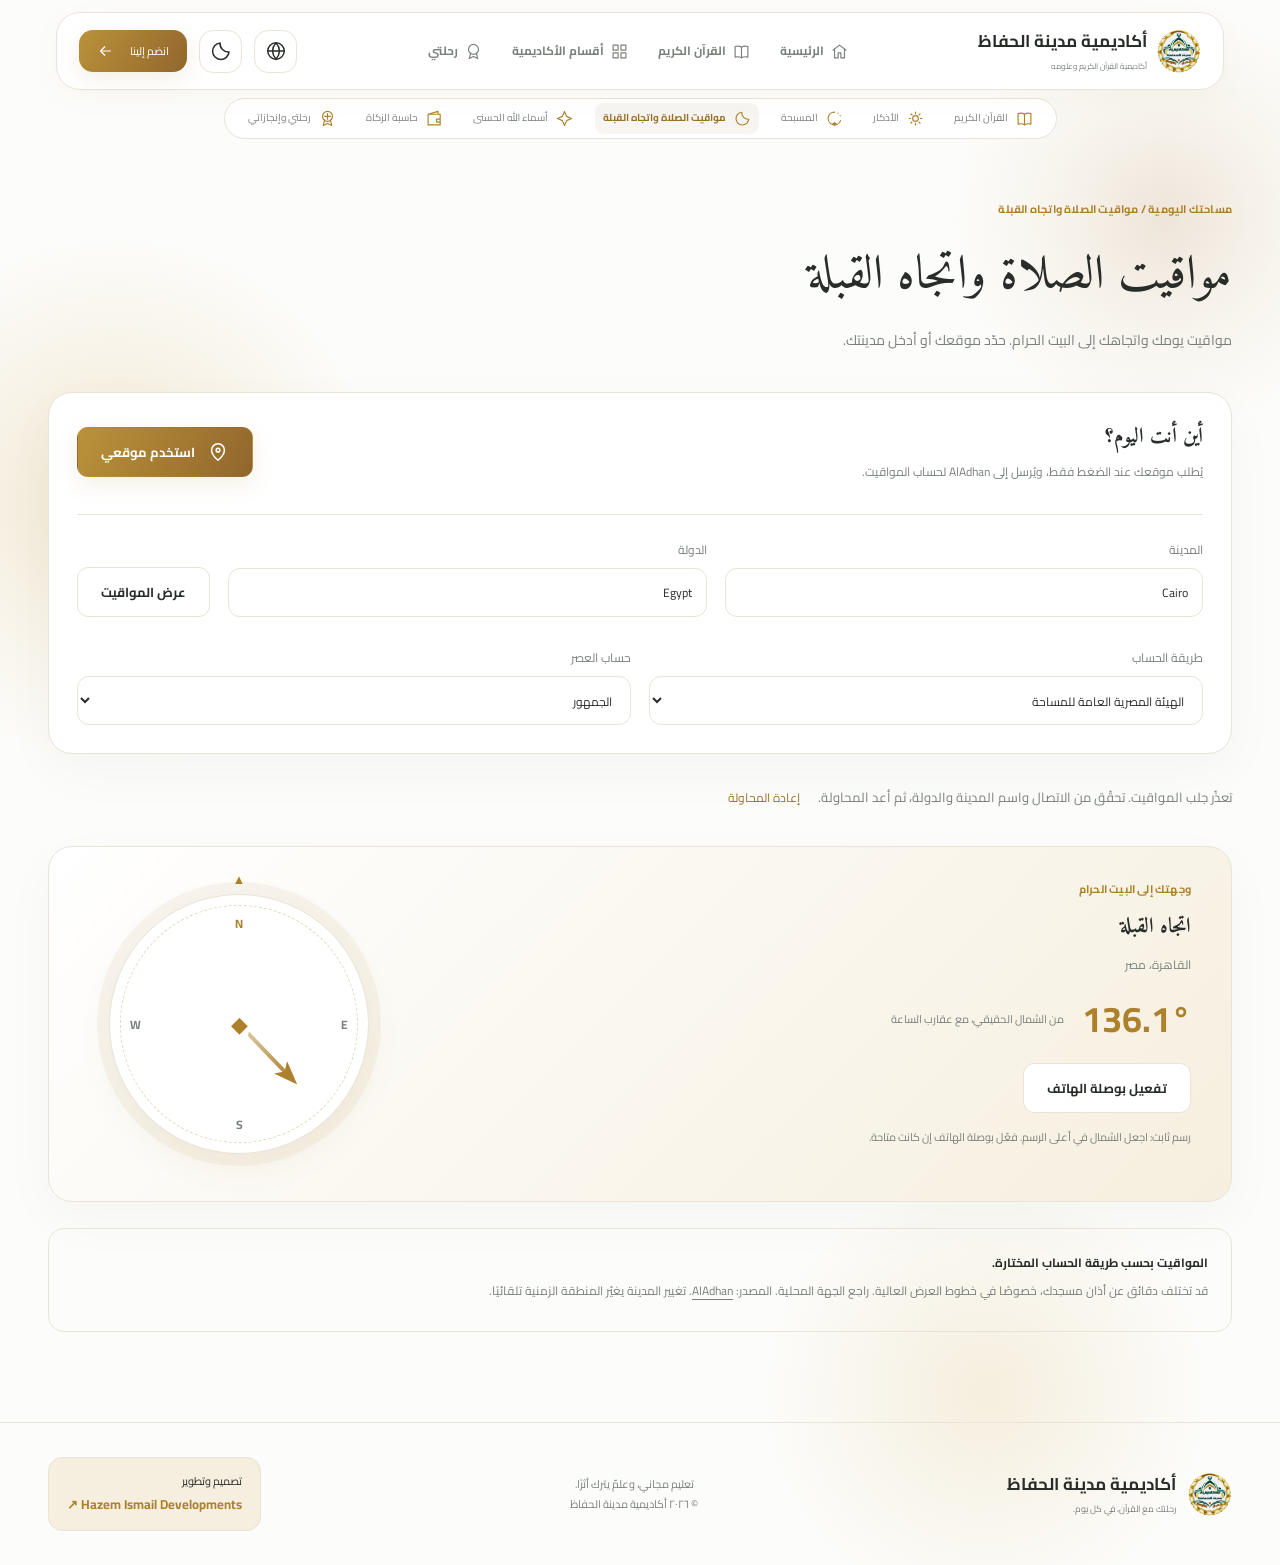
<file: prayer.html>
<!doctype html><html lang="ar" dir="rtl"><head><meta charset="UTF-8"><meta name="viewport" content="width=device-width,initial-scale=1,viewport-fit=cover"><meta name="theme-color" content="#f8f7f2"><title>مواقيت الصلاة واتجاه القبلة | أكاديمية مدينة الحفاظ</title><meta name="description" content="أكاديمية مدينة الحفاظ للقرآن الكريم وعلومه. تعليم مجاني عن بعد، مصحف، أذكار، مواقيت الصلاة واتجاه القبلة، ومتابعة رحلتك اليومية."><meta property="og:title" content="أكاديمية مدينة الحفاظ | رحلتك مع القرآن"><meta property="og:description" content="لكل قلب رحلة، وبالقرآن تبدأ. تعليم مجاني ومساحة يومية للتلاوة والذكر."><meta property="og:image" content="https://madinatalhuffaz.com/assets/icon.png"><meta property="og:locale" content="ar_AR"><meta property="og:type" content="website"><link rel="canonical" href="https://madinatalhuffaz.com/prayer.html"><link rel="icon" href="assets/favicon.png"><link rel="apple-touch-icon" href="assets/icon.png"><link rel="manifest" href="manifest.webmanifest"><link rel="stylesheet" href="styles.css"><link rel="stylesheet" href="royal.css"><script src="theme.js"></script><script src="core.js" defer></script><script src="app.js" defer></script><script src="qibla.js" defer></script><script src="royal.js" defer></script><link rel="stylesheet" href="refined.css"><link rel="stylesheet" href="motion.css"><link rel="stylesheet" href="release-polish.css"><script src="refined.js" defer></script><script src="motion.js" defer></script></head><body data-page="prayer"><a class="skip-link" href="#main">تجاوز إلى المحتوى</a><header class="site-header"><div class="header-inner"><a class="brand" href="index.html"><img src="assets/academy-logo-hq.jpg" alt="شعار أكاديمية مدينة الحفاظ" width="50" height="50"><span>أكاديمية مدينة الحفاظ<small>أكاديمية القرآن الكريم وعلومه</small></span></a><nav class="main-nav" aria-label="التنقل الرئيسي"><a href="index.html">الرئيسية</a><a href="quran.html">القرآن الكريم</a><a href="index.html#depts">أقسام الأكاديمية</a><a href="achievements.html">رحلتي</a></nav><div class="header-actions"><button class="icon-btn" id="language-toggle" aria-label="Language / اللغة"><svg class="icon" viewBox="0 0 24 24" fill="none" stroke="currentColor" stroke-width="1.6"><circle cx="12" cy="12" r="9"/><path d="M3 12h18M12 3c-5 6-5 12 0 18 5-6 5-12 0-18"/></svg></button><button id="theme-toggle" class="icon-btn" aria-label="تفعيل المظهر الداكن"><svg class="icon " viewBox="0 0 24 24" fill="none" stroke="currentColor" stroke-width="1.65" stroke-linecap="round" stroke-linejoin="round" aria-hidden="true"><path d="M20.8 13A9 9 0 0 1 11 3.2 9 9 0 1 0 20.8 13Z"/></svg></button><a class="join-button" href="index.html#depts">انضم إلينا <svg class="icon " viewBox="0 0 24 24" fill="none" stroke="currentColor" stroke-width="1.65" stroke-linecap="round" stroke-linejoin="round" aria-hidden="true"><path d="M19 12H5m6-6-6 6 6 6"/></svg></a><button class="icon-btn desktop-menu" data-open-menu aria-label="فتح قائمة الموقع"><svg class="icon " viewBox="0 0 24 24" fill="none" stroke="currentColor" stroke-width="1.65" stroke-linecap="round" stroke-linejoin="round" aria-hidden="true"><path d="M4 6h16M4 12h16M4 18h16"/></svg></button></div></div></header><nav class="tools-nav" aria-label="أدواتك اليومية"><a href="quran.html"><svg class="icon " viewBox="0 0 24 24" fill="none" stroke="currentColor" stroke-width="1.65" stroke-linecap="round" stroke-linejoin="round" aria-hidden="true"><path d="M3 5c3-1 6-1 9 1v15c-3-2-6-2-9-1z M21 5c-3-1-6-1-9 1v15c3-2 6-2 9-1z"/></svg>القرآن الكريم</a><a href="adhkar.html"><svg class="icon " viewBox="0 0 24 24" fill="none" stroke="currentColor" stroke-width="1.65" stroke-linecap="round" stroke-linejoin="round" aria-hidden="true"><path d="M12 3v2m0 14v2M3 12h2m14 0h2M5.6 5.6 7 7m10 10 1.4 1.4M5.6 18.4 7 17m10-10 1.4-1.4 M16 12a4 4 0 1 1-8 0 4 4 0 0 1 8 0"/></svg>الأذكار</a><a href="tasbih.html"><svg class="icon " viewBox="0 0 24 24" fill="none" stroke="currentColor" stroke-width="1.65" stroke-linecap="round" stroke-linejoin="round" aria-hidden="true"><path d="M12 3a9 9 0 1 0 8.5 12 M12 3h.01M20 8h.01M17 4.5h.01 M12 18v4m-3-2 3-2 3 2"/></svg>المسبحة</a><a href="prayer.html" aria-current="page"><svg class="icon " viewBox="0 0 24 24" fill="none" stroke="currentColor" stroke-width="1.65" stroke-linecap="round" stroke-linejoin="round" aria-hidden="true"><path d="M20.8 13A9 9 0 0 1 11 3.2 9 9 0 1 0 20.8 13Z"/></svg>مواقيت الصلاة واتجاه القبلة</a><a href="names.html"><svg class="icon " viewBox="0 0 24 24" fill="none" stroke="currentColor" stroke-width="1.65" stroke-linecap="round" stroke-linejoin="round" aria-hidden="true"><path d="m12 2 3 7 7 3-7 3-3 7-3-7-7-3 7-3z"/></svg>أسماء الله الحسنى</a><a href="zakat.html"><svg class="icon " viewBox="0 0 24 24" fill="none" stroke="currentColor" stroke-width="1.65" stroke-linecap="round" stroke-linejoin="round" aria-hidden="true"><path d="M3 6h17v15H3V6Zm0 0 14-4v4m-2 7h5v4h-5z"/></svg>حاسبة الزكاة</a><a href="achievements.html"><svg class="icon " viewBox="0 0 24 24" fill="none" stroke="currentColor" stroke-width="1.65" stroke-linecap="round" stroke-linejoin="round" aria-hidden="true"><path d="m8 14-2 8 6-3 6 3-2-8 M19 9a7 7 0 1 1-14 0 7 7 0 0 1 14 0 M12 5v8m-4-4h8"/></svg>رحلتي وإنجازاتي</a></nav><main id="main" class="container" tabindex="-1"><div class="page-heading"><span class="eyebrow">مساحتك اليومية / مواقيت الصلاة واتجاه القبلة</span><h1>مواقيت الصلاة واتجاه القبلة</h1><p>مواقيت يومك واتجاهك إلى البيت الحرام. حدّد موقعك أو أدخل مدينتك.</p></div>
<div class="prayer-location panel"><div><h2>أين أنت اليوم؟</h2><p>يُطلب موقعك عند الضغط فقط، ويُرسل إلى AlAdhan لحساب المواقيت.</p></div><button class="btn primary" id="locate"><svg class="icon " viewBox="0 0 24 24" fill="none" stroke="currentColor" stroke-width="1.65" stroke-linecap="round" stroke-linejoin="round" aria-hidden="true"><path d="M19 10c0 5-7 11-7 11S5 15 5 10a7 7 0 0 1 14 0 M14 10a2 2 0 1 1-4 0 2 2 0 0 1 4 0"/></svg> استخدم موقعي</button><form id="city-form"><label class="field">المدينة<input id="prayer-city" placeholder="مثال: طنطا" required maxlength="80"></label><label class="field">الدولة<input id="prayer-country" placeholder="مثال: مصر" required maxlength="80"></label><button class="btn outline" type="submit">عرض المواقيت</button></form><div class="prayer-methods"><label class="field">طريقة الحساب<select id="prayer-method"><option value="5">الهيئة المصرية العامة للمساحة</option><option value="4">أم القرى · مكة المكرمة</option><option value="3">رابطة العالم الإسلامي</option><option value="2">أمريكا الشمالية · ISNA</option><option value="1">جامعة العلوم الإسلامية · كراتشي</option><option value="12">اتحاد المنظمات الإسلامية · فرنسا</option><option value="13">رئاسة الشؤون الدينية · تركيا</option></select></label><label class="field">حساب العصر<select id="prayer-school"><option value="0">الجمهور</option><option value="1">الحنفي</option></select></label></div></div><p id="prayer-status" class="status-line" role="status">لم يُحدّد موقع بعد. اختر موقعك لعرض مواقيت حقيقية.</p><div id="prayer-results" hidden><section class="next-prayer"><div><span class="eyebrow" id="prayer-location-label"></span><p>الصلاة القادمة</p><h2 id="next-prayer-name">—</h2><span id="prayer-date"></span></div><div class="countdown-block"><span>متبقّي على الأذان</span><strong id="prayer-countdown" dir="ltr">--:--:--</strong><small id="prayer-timezone"></small></div><span class="prayer-moon" aria-hidden="true"><svg class="icon " viewBox="0 0 24 24" fill="none" stroke="currentColor" stroke-width="1.65" stroke-linecap="round" stroke-linejoin="round" aria-hidden="true"><path d="M20.8 13A9 9 0 0 1 11 3.2 9 9 0 1 0 20.8 13Z"/></svg></span></section><div id="prayer-grid" class="prayer-grid"></div></div><section class="qibla-panel panel" id="qibla-panel" aria-labelledby="qibla-title"><div class="qibla-copy"><span class="eyebrow">وجهتك إلى البيت الحرام</span><h2 id="qibla-title">اتجاه القبلة</h2><p id="qibla-location">جارٍ تحديد الموقع المختار…</p><div class="qibla-bearing-row"><strong id="qibla-bearing" dir="ltr">—</strong><span>من الشمال الحقيقي، مع عقارب الساعة</span></div><button class="btn outline" id="qibla-enable" type="button" aria-pressed="false" disabled>تفعيل بوصلة الهاتف</button><p class="small" id="qibla-sensor-status" role="status">الرسم ثابت حتى تفعيل بوصلة الهاتف.</p></div><div class="qibla-compass" id="qibla-compass" aria-hidden="true"><span class="qibla-phone-top">▲</span><div class="qibla-dial" id="qibla-dial"><span class="compass-n">N</span><span class="compass-e">E</span><span class="compass-s">S</span><span class="compass-w">W</span><div class="qibla-needle" id="qibla-needle" hidden><span></span><i></i></div></div><span class="qibla-center">◆</span></div></section>
<div class="notice"><strong>المواقيت بحسب طريقة الحساب المختارة.</strong><p>قد تختلف دقائق عن أذان مسجدك، خصوصًا في خطوط العرض العالية. راجع الجهة المحلية. المصدر: <a href="https://aladhan.com/prayer-times-api" target="_blank" rel="noopener">AlAdhan</a>. تغيير المدينة يغيّر المنطقة الزمنية تلقائيًا.</p></div></main><footer class="site-footer"><div class="container footer-inner"><a class="brand" href="index.html"><img src="assets/academy-logo-hq.jpg" alt="" width="44" height="44"><span>أكاديمية مدينة الحفاظ<small>رحلتك مع القرآن، في كل يوم.</small></span></a><p>تعليم مجاني، وعلمٌ يترك أثرًا.<br><small>© <span id="copyright-year">٢٠٢٦</span> أكاديمية مدينة الحفاظ</small></p><a href="https://hazem-ismail.github.io/Portfolio/" target="_blank" rel="noopener" class="developer">تصميم وتطوير<br><strong>Hazem Ismail Developments ↗</strong></a></div></footer><nav class="mobile-nav" aria-label="التنقل السريع"><a href="index.html"><svg class="icon " viewBox="0 0 24 24" fill="none" stroke="currentColor" stroke-width="1.65" stroke-linecap="round" stroke-linejoin="round" aria-hidden="true"><path d="m3 10 9-7 9 7 M5 9v12h5v-7h4v7h5V9"/></svg><span>الرئيسية</span></a><a href="quran.html"><svg class="icon " viewBox="0 0 24 24" fill="none" stroke="currentColor" stroke-width="1.65" stroke-linecap="round" stroke-linejoin="round" aria-hidden="true"><path d="M3 5c3-1 6-1 9 1v15c-3-2-6-2-9-1z M21 5c-3-1-6-1-9 1v15c3-2 6-2 9-1z"/></svg><span>المصحف</span></a><a href="tasbih.html"><svg class="icon " viewBox="0 0 24 24" fill="none" stroke="currentColor" stroke-width="1.65" stroke-linecap="round" stroke-linejoin="round" aria-hidden="true"><path d="M12 3a9 9 0 1 0 8.5 12 M12 3h.01M20 8h.01M17 4.5h.01 M12 18v4m-3-2 3-2 3 2"/></svg><span>المسبحة</span></a><a href="achievements.html"><svg class="icon " viewBox="0 0 24 24" fill="none" stroke="currentColor" stroke-width="1.65" stroke-linecap="round" stroke-linejoin="round" aria-hidden="true"><path d="m8 14-2 8 6-3 6 3-2-8 M19 9a7 7 0 1 1-14 0 7 7 0 0 1 14 0 M12 5v8m-4-4h8"/></svg><span>رحلتي</span></a><button data-open-menu><svg class="icon " viewBox="0 0 24 24" fill="none" stroke="currentColor" stroke-width="1.65" stroke-linecap="round" stroke-linejoin="round" aria-hidden="true"><path d="M4 6h16M4 12h16M4 18h16"/></svg><span>المزيد</span></button></nav><dialog id="menu-dialog" class="menu-dialog"><div class="dialog-heading"><h2>مساحتك في مدينة الحفاظ</h2><button class="icon-btn" data-close-dialog aria-label="إغلاق القائمة"><svg class="icon " viewBox="0 0 24 24" fill="none" stroke="currentColor" stroke-width="1.65" stroke-linecap="round" stroke-linejoin="round" aria-hidden="true"><path d="m6 6 12 12M6 18 18 6"/></svg></button></div><nav><a class="menu-link" href="index.html"><svg class="icon " viewBox="0 0 24 24" fill="none" stroke="currentColor" stroke-width="1.65" stroke-linecap="round" stroke-linejoin="round" aria-hidden="true"><path d="m3 10 9-7 9 7 M5 9v12h5v-7h4v7h5V9"/></svg>الرئيسية</a><a class="menu-link" href="quran.html"><svg class="icon " viewBox="0 0 24 24" fill="none" stroke="currentColor" stroke-width="1.65" stroke-linecap="round" stroke-linejoin="round" aria-hidden="true"><path d="M3 5c3-1 6-1 9 1v15c-3-2-6-2-9-1z M21 5c-3-1-6-1-9 1v15c3-2 6-2 9-1z"/></svg>القرآن الكريم</a><a class="menu-link" href="adhkar.html"><svg class="icon " viewBox="0 0 24 24" fill="none" stroke="currentColor" stroke-width="1.65" stroke-linecap="round" stroke-linejoin="round" aria-hidden="true"><path d="M12 3v2m0 14v2M3 12h2m14 0h2M5.6 5.6 7 7m10 10 1.4 1.4M5.6 18.4 7 17m10-10 1.4-1.4 M16 12a4 4 0 1 1-8 0 4 4 0 0 1 8 0"/></svg>الأذكار</a><a class="menu-link" href="tasbih.html"><svg class="icon " viewBox="0 0 24 24" fill="none" stroke="currentColor" stroke-width="1.65" stroke-linecap="round" stroke-linejoin="round" aria-hidden="true"><path d="M12 3a9 9 0 1 0 8.5 12 M12 3h.01M20 8h.01M17 4.5h.01 M12 18v4m-3-2 3-2 3 2"/></svg>المسبحة</a><a class="menu-link" href="prayer.html"><svg class="icon " viewBox="0 0 24 24" fill="none" stroke="currentColor" stroke-width="1.65" stroke-linecap="round" stroke-linejoin="round" aria-hidden="true"><path d="M20.8 13A9 9 0 0 1 11 3.2 9 9 0 1 0 20.8 13Z"/></svg>مواقيت الصلاة واتجاه القبلة</a><a class="menu-link" href="names.html"><svg class="icon " viewBox="0 0 24 24" fill="none" stroke="currentColor" stroke-width="1.65" stroke-linecap="round" stroke-linejoin="round" aria-hidden="true"><path d="m12 2 3 7 7 3-7 3-3 7-3-7-7-3 7-3z"/></svg>أسماء الله الحسنى</a><a class="menu-link" href="zakat.html"><svg class="icon " viewBox="0 0 24 24" fill="none" stroke="currentColor" stroke-width="1.65" stroke-linecap="round" stroke-linejoin="round" aria-hidden="true"><path d="M3 6h17v15H3V6Zm0 0 14-4v4m-2 7h5v4h-5z"/></svg>حاسبة الزكاة</a><a class="menu-link" href="achievements.html"><svg class="icon " viewBox="0 0 24 24" fill="none" stroke="currentColor" stroke-width="1.65" stroke-linecap="round" stroke-linejoin="round" aria-hidden="true"><path d="m8 14-2 8 6-3 6 3-2-8 M19 9a7 7 0 1 1-14 0 7 7 0 0 1 14 0 M12 5v8m-4-4h8"/></svg>رحلتي وإنجازاتي</a><a class="btn primary" href="index.html#depts">انضم إلى الأكاديمية</a></nav></dialog><dialog id="detail-dialog"><div class="dialog-heading"><h2 id="detail-title"></h2><button class="icon-btn" data-close-dialog aria-label="إغلاق"><svg class="icon " viewBox="0 0 24 24" fill="none" stroke="currentColor" stroke-width="1.65" stroke-linecap="round" stroke-linejoin="round" aria-hidden="true"><path d="m6 6 12 12M6 18 18 6"/></svg></button></div><div id="detail-body"></div></dialog><div class="toast" id="toast" role="status"></div><noscript><div class="noscript">فعّل JavaScript لاستخدام المصحف والأدوات اليومية. يمكنك تصفح معلومات الأكاديمية أو التواصل معنا.</div></noscript></body></html>
</file>
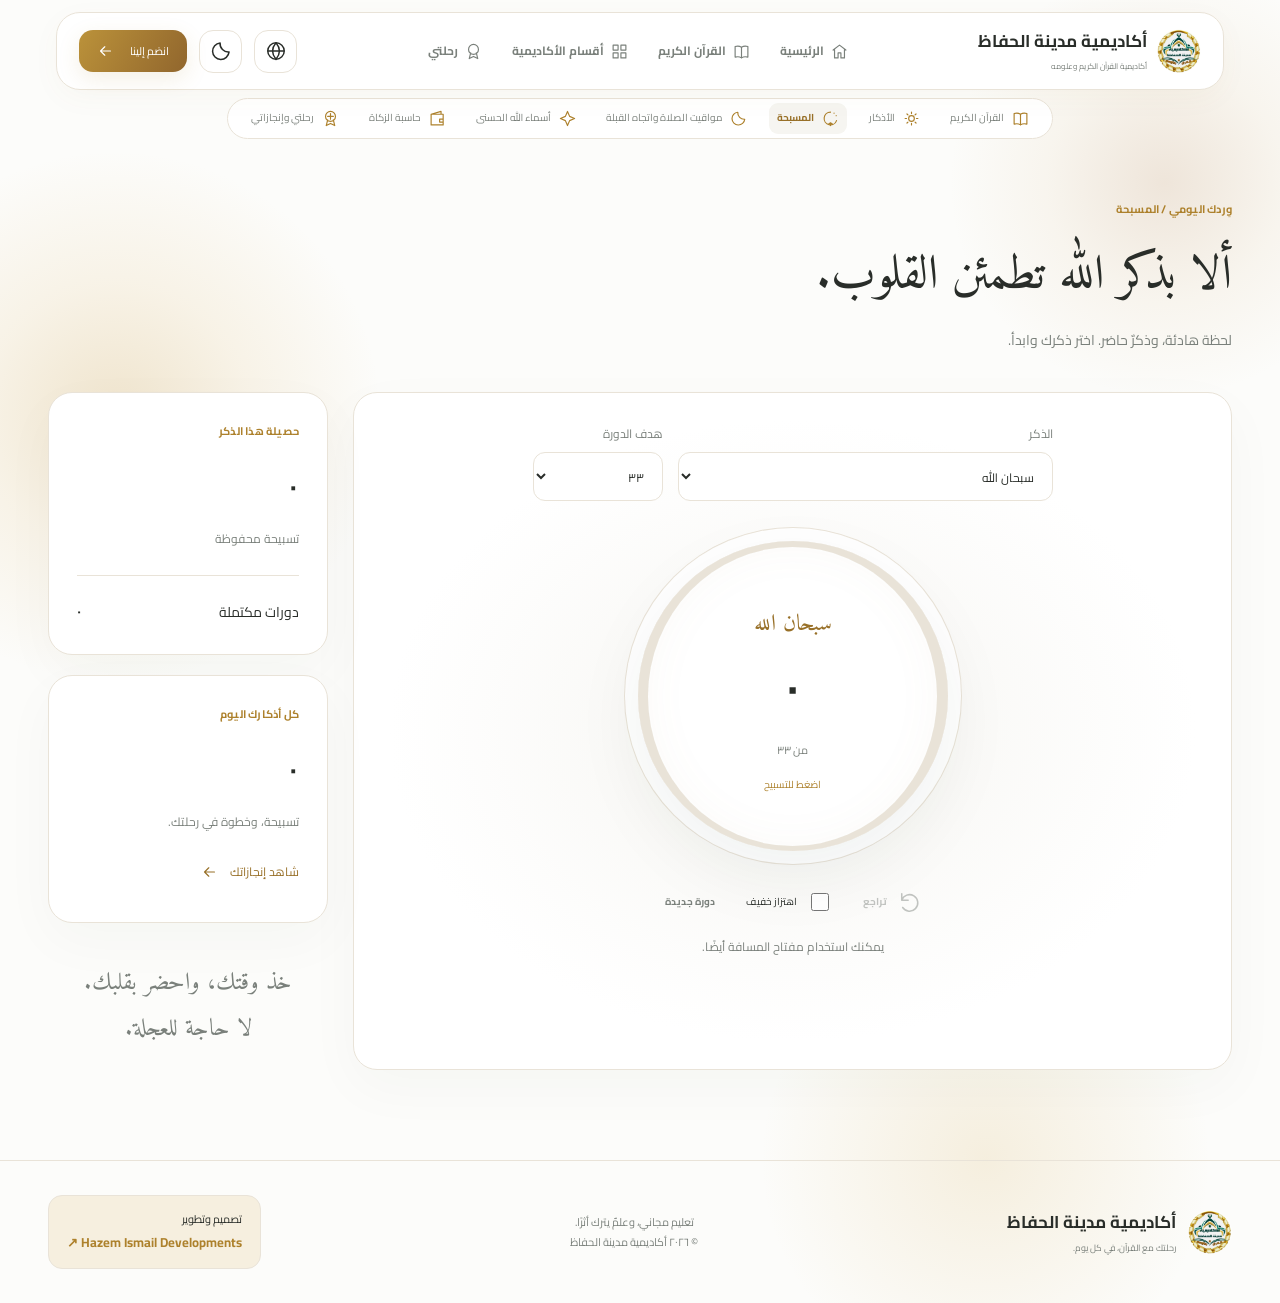
<file: tasbih.html>
<!doctype html><html lang="ar" dir="rtl"><head><meta charset="UTF-8"><meta name="viewport" content="width=device-width,initial-scale=1,viewport-fit=cover"><meta name="theme-color" content="#f8f7f2"><title>المسبحة | أكاديمية مدينة الحفاظ</title><meta name="description" content="أكاديمية مدينة الحفاظ للقرآن الكريم وعلومه. تعليم مجاني عن بعد، مصحف، أذكار، مواقيت الصلاة واتجاه القبلة، ومتابعة رحلتك اليومية."><meta property="og:title" content="أكاديمية مدينة الحفاظ | رحلتك مع القرآن"><meta property="og:description" content="لكل قلب رحلة، وبالقرآن تبدأ. تعليم مجاني ومساحة يومية للتلاوة والذكر."><meta property="og:image" content="https://madinatalhuffaz.com/assets/icon.png"><meta property="og:locale" content="ar_AR"><meta property="og:type" content="website"><link rel="canonical" href="https://madinatalhuffaz.com/tasbih.html"><link rel="icon" href="assets/favicon.png"><link rel="apple-touch-icon" href="assets/icon.png"><link rel="manifest" href="manifest.webmanifest"><link rel="stylesheet" href="styles.css"><link rel="stylesheet" href="royal.css"><script src="theme.js"></script><script src="core.js" defer></script><script src="app.js" defer></script><script src="royal.js" defer></script><link rel="stylesheet" href="refined.css"><link rel="stylesheet" href="motion.css"><link rel="stylesheet" href="release-polish.css"><script src="refined.js" defer></script><script src="motion.js" defer></script></head><body data-page="tasbih"><a class="skip-link" href="#main">تجاوز إلى المحتوى</a><header class="site-header"><div class="header-inner"><a class="brand" href="index.html"><img src="assets/academy-logo-hq.jpg" alt="شعار أكاديمية مدينة الحفاظ" width="50" height="50"><span>أكاديمية مدينة الحفاظ<small>أكاديمية القرآن الكريم وعلومه</small></span></a><nav class="main-nav" aria-label="التنقل الرئيسي"><a href="index.html">الرئيسية</a><a href="quran.html">القرآن الكريم</a><a href="index.html#depts">أقسام الأكاديمية</a><a href="achievements.html">رحلتي</a></nav><div class="header-actions"><button class="icon-btn" id="language-toggle" aria-label="Language / اللغة"><svg class="icon" viewBox="0 0 24 24" fill="none" stroke="currentColor" stroke-width="1.6"><circle cx="12" cy="12" r="9"/><path d="M3 12h18M12 3c-5 6-5 12 0 18 5-6 5-12 0-18"/></svg></button><button id="theme-toggle" class="icon-btn" aria-label="تفعيل المظهر الداكن"><svg class="icon " viewBox="0 0 24 24" fill="none" stroke="currentColor" stroke-width="1.65" stroke-linecap="round" stroke-linejoin="round" aria-hidden="true"><path d="M20.8 13A9 9 0 0 1 11 3.2 9 9 0 1 0 20.8 13Z"/></svg></button><a class="join-button" href="index.html#depts">انضم إلينا <svg class="icon " viewBox="0 0 24 24" fill="none" stroke="currentColor" stroke-width="1.65" stroke-linecap="round" stroke-linejoin="round" aria-hidden="true"><path d="M19 12H5m6-6-6 6 6 6"/></svg></a><button class="icon-btn desktop-menu" data-open-menu aria-label="فتح قائمة الموقع"><svg class="icon " viewBox="0 0 24 24" fill="none" stroke="currentColor" stroke-width="1.65" stroke-linecap="round" stroke-linejoin="round" aria-hidden="true"><path d="M4 6h16M4 12h16M4 18h16"/></svg></button></div></div></header><nav class="tools-nav" aria-label="أدواتك اليومية"><a href="quran.html"><svg class="icon " viewBox="0 0 24 24" fill="none" stroke="currentColor" stroke-width="1.65" stroke-linecap="round" stroke-linejoin="round" aria-hidden="true"><path d="M3 5c3-1 6-1 9 1v15c-3-2-6-2-9-1z M21 5c-3-1-6-1-9 1v15c3-2 6-2 9-1z"/></svg>القرآن الكريم</a><a href="adhkar.html"><svg class="icon " viewBox="0 0 24 24" fill="none" stroke="currentColor" stroke-width="1.65" stroke-linecap="round" stroke-linejoin="round" aria-hidden="true"><path d="M12 3v2m0 14v2M3 12h2m14 0h2M5.6 5.6 7 7m10 10 1.4 1.4M5.6 18.4 7 17m10-10 1.4-1.4 M16 12a4 4 0 1 1-8 0 4 4 0 0 1 8 0"/></svg>الأذكار</a><a href="tasbih.html" aria-current="page"><svg class="icon " viewBox="0 0 24 24" fill="none" stroke="currentColor" stroke-width="1.65" stroke-linecap="round" stroke-linejoin="round" aria-hidden="true"><path d="M12 3a9 9 0 1 0 8.5 12 M12 3h.01M20 8h.01M17 4.5h.01 M12 18v4m-3-2 3-2 3 2"/></svg>المسبحة</a><a href="prayer.html"><svg class="icon " viewBox="0 0 24 24" fill="none" stroke="currentColor" stroke-width="1.65" stroke-linecap="round" stroke-linejoin="round" aria-hidden="true"><path d="M20.8 13A9 9 0 0 1 11 3.2 9 9 0 1 0 20.8 13Z"/></svg>مواقيت الصلاة واتجاه القبلة</a><a href="names.html"><svg class="icon " viewBox="0 0 24 24" fill="none" stroke="currentColor" stroke-width="1.65" stroke-linecap="round" stroke-linejoin="round" aria-hidden="true"><path d="m12 2 3 7 7 3-7 3-3 7-3-7-7-3 7-3z"/></svg>أسماء الله الحسنى</a><a href="zakat.html"><svg class="icon " viewBox="0 0 24 24" fill="none" stroke="currentColor" stroke-width="1.65" stroke-linecap="round" stroke-linejoin="round" aria-hidden="true"><path d="M3 6h17v15H3V6Zm0 0 14-4v4m-2 7h5v4h-5z"/></svg>حاسبة الزكاة</a><a href="achievements.html"><svg class="icon " viewBox="0 0 24 24" fill="none" stroke="currentColor" stroke-width="1.65" stroke-linecap="round" stroke-linejoin="round" aria-hidden="true"><path d="m8 14-2 8 6-3 6 3-2-8 M19 9a7 7 0 1 1-14 0 7 7 0 0 1 14 0 M12 5v8m-4-4h8"/></svg>رحلتي وإنجازاتي</a></nav><main id="main" class="container" tabindex="-1"><div class="page-heading"><span class="eyebrow">وِردك اليومي / المسبحة</span><h1>ألا بذكر الله تطمئن القلوب.</h1><p>لحظة هادئة، وذكرٌ حاضر. اختر ذكرك وابدأ.</p></div>
<div class="tasbih-layout"><div class="tasbih-stage panel"><div class="tasbih-controls"><label class="field">الذكر<select id="dhikr-select"><option>سبحان الله</option><option>الحمد لله</option><option>الله أكبر</option><option>لا إله إلا الله</option><option>أستغفر الله</option><option>سبحان الله وبحمده</option><option>لا حول ولا قوة إلا بالله</option><option>اللهم صل وسلم على نبينا محمد</option></select></label><label class="field">هدف الدورة<select id="tasbih-goal"><option value="33">٣٣</option><option value="100">١٠٠</option><option value="1000">١٠٠٠</option></select></label></div><button class="tasbih-orb" id="tasbih-button" aria-label="تسجيل تسبيحة"><span class="orb-inner"><small id="current-dhikr">سبحان الله</small><strong id="tasbih-count">٠</strong><span id="tasbih-target">من ٣٣</span><small class="orb-hint">اضغط للتسبيح</small></span></button><div class="tasbih-actions"><button id="undo-tasbih" class="btn subtle"><svg class="icon " viewBox="0 0 24 24" fill="none" stroke="currentColor" stroke-width="1.65" stroke-linecap="round" stroke-linejoin="round" aria-hidden="true"><path d="M3 10a9 9 0 1 1 1 8M3 3v7h7"/></svg> تراجع</button><label class="checkbox"><input id="haptics" type="checkbox"> اهتزاز خفيف</label><button id="reset-cycle" class="btn subtle">دورة جديدة</button></div><p class="small">يمكنك استخدام مفتاح المسافة أيضًا.</p></div><aside class="tasbih-side"><div class="panel"><span class="eyebrow">حصيلة هذا الذكر</span><strong class="big-number" id="dhikr-total">٠</strong><p>تسبيحة محفوظة</p><hr><div class="between"><span>دورات مكتملة</span><strong id="dhikr-rounds">٠</strong></div></div><div class="panel"><span class="eyebrow">كل أذكارك اليوم</span><strong class="big-number" id="today-tasbih">٠</strong><p>تسبيحة، وخطوة في رحلتك.</p><a class="text-link" href="achievements.html">شاهد إنجازاتك <svg class="icon " viewBox="0 0 24 24" fill="none" stroke="currentColor" stroke-width="1.65" stroke-linecap="round" stroke-linejoin="round" aria-hidden="true"><path d="M19 12H5m6-6-6 6 6 6"/></svg></a></div><div class="quiet-note">خذ وقتك، واحضر بقلبك.<br>لا حاجة للعجلة.</div></aside></div></main><footer class="site-footer"><div class="container footer-inner"><a class="brand" href="index.html"><img src="assets/academy-logo-hq.jpg" alt="" width="44" height="44"><span>أكاديمية مدينة الحفاظ<small>رحلتك مع القرآن، في كل يوم.</small></span></a><p>تعليم مجاني، وعلمٌ يترك أثرًا.<br><small>© <span id="copyright-year">٢٠٢٦</span> أكاديمية مدينة الحفاظ</small></p><a href="https://hazem-ismail.github.io/Portfolio/" target="_blank" rel="noopener" class="developer">تصميم وتطوير<br><strong>Hazem Ismail Developments ↗</strong></a></div></footer><nav class="mobile-nav" aria-label="التنقل السريع"><a href="index.html"><svg class="icon " viewBox="0 0 24 24" fill="none" stroke="currentColor" stroke-width="1.65" stroke-linecap="round" stroke-linejoin="round" aria-hidden="true"><path d="m3 10 9-7 9 7 M5 9v12h5v-7h4v7h5V9"/></svg><span>الرئيسية</span></a><a href="quran.html"><svg class="icon " viewBox="0 0 24 24" fill="none" stroke="currentColor" stroke-width="1.65" stroke-linecap="round" stroke-linejoin="round" aria-hidden="true"><path d="M3 5c3-1 6-1 9 1v15c-3-2-6-2-9-1z M21 5c-3-1-6-1-9 1v15c3-2 6-2 9-1z"/></svg><span>المصحف</span></a><a href="tasbih.html" aria-current="page"><svg class="icon " viewBox="0 0 24 24" fill="none" stroke="currentColor" stroke-width="1.65" stroke-linecap="round" stroke-linejoin="round" aria-hidden="true"><path d="M12 3a9 9 0 1 0 8.5 12 M12 3h.01M20 8h.01M17 4.5h.01 M12 18v4m-3-2 3-2 3 2"/></svg><span>المسبحة</span></a><a href="achievements.html"><svg class="icon " viewBox="0 0 24 24" fill="none" stroke="currentColor" stroke-width="1.65" stroke-linecap="round" stroke-linejoin="round" aria-hidden="true"><path d="m8 14-2 8 6-3 6 3-2-8 M19 9a7 7 0 1 1-14 0 7 7 0 0 1 14 0 M12 5v8m-4-4h8"/></svg><span>رحلتي</span></a><button data-open-menu><svg class="icon " viewBox="0 0 24 24" fill="none" stroke="currentColor" stroke-width="1.65" stroke-linecap="round" stroke-linejoin="round" aria-hidden="true"><path d="M4 6h16M4 12h16M4 18h16"/></svg><span>المزيد</span></button></nav><dialog id="menu-dialog" class="menu-dialog"><div class="dialog-heading"><h2>مساحتك في مدينة الحفاظ</h2><button class="icon-btn" data-close-dialog aria-label="إغلاق القائمة"><svg class="icon " viewBox="0 0 24 24" fill="none" stroke="currentColor" stroke-width="1.65" stroke-linecap="round" stroke-linejoin="round" aria-hidden="true"><path d="m6 6 12 12M6 18 18 6"/></svg></button></div><nav><a class="menu-link" href="index.html"><svg class="icon " viewBox="0 0 24 24" fill="none" stroke="currentColor" stroke-width="1.65" stroke-linecap="round" stroke-linejoin="round" aria-hidden="true"><path d="m3 10 9-7 9 7 M5 9v12h5v-7h4v7h5V9"/></svg>الرئيسية</a><a class="menu-link" href="quran.html"><svg class="icon " viewBox="0 0 24 24" fill="none" stroke="currentColor" stroke-width="1.65" stroke-linecap="round" stroke-linejoin="round" aria-hidden="true"><path d="M3 5c3-1 6-1 9 1v15c-3-2-6-2-9-1z M21 5c-3-1-6-1-9 1v15c3-2 6-2 9-1z"/></svg>القرآن الكريم</a><a class="menu-link" href="adhkar.html"><svg class="icon " viewBox="0 0 24 24" fill="none" stroke="currentColor" stroke-width="1.65" stroke-linecap="round" stroke-linejoin="round" aria-hidden="true"><path d="M12 3v2m0 14v2M3 12h2m14 0h2M5.6 5.6 7 7m10 10 1.4 1.4M5.6 18.4 7 17m10-10 1.4-1.4 M16 12a4 4 0 1 1-8 0 4 4 0 0 1 8 0"/></svg>الأذكار</a><a class="menu-link" href="tasbih.html"><svg class="icon " viewBox="0 0 24 24" fill="none" stroke="currentColor" stroke-width="1.65" stroke-linecap="round" stroke-linejoin="round" aria-hidden="true"><path d="M12 3a9 9 0 1 0 8.5 12 M12 3h.01M20 8h.01M17 4.5h.01 M12 18v4m-3-2 3-2 3 2"/></svg>المسبحة</a><a class="menu-link" href="prayer.html"><svg class="icon " viewBox="0 0 24 24" fill="none" stroke="currentColor" stroke-width="1.65" stroke-linecap="round" stroke-linejoin="round" aria-hidden="true"><path d="M20.8 13A9 9 0 0 1 11 3.2 9 9 0 1 0 20.8 13Z"/></svg>مواقيت الصلاة واتجاه القبلة</a><a class="menu-link" href="names.html"><svg class="icon " viewBox="0 0 24 24" fill="none" stroke="currentColor" stroke-width="1.65" stroke-linecap="round" stroke-linejoin="round" aria-hidden="true"><path d="m12 2 3 7 7 3-7 3-3 7-3-7-7-3 7-3z"/></svg>أسماء الله الحسنى</a><a class="menu-link" href="zakat.html"><svg class="icon " viewBox="0 0 24 24" fill="none" stroke="currentColor" stroke-width="1.65" stroke-linecap="round" stroke-linejoin="round" aria-hidden="true"><path d="M3 6h17v15H3V6Zm0 0 14-4v4m-2 7h5v4h-5z"/></svg>حاسبة الزكاة</a><a class="menu-link" href="achievements.html"><svg class="icon " viewBox="0 0 24 24" fill="none" stroke="currentColor" stroke-width="1.65" stroke-linecap="round" stroke-linejoin="round" aria-hidden="true"><path d="m8 14-2 8 6-3 6 3-2-8 M19 9a7 7 0 1 1-14 0 7 7 0 0 1 14 0 M12 5v8m-4-4h8"/></svg>رحلتي وإنجازاتي</a><a class="btn primary" href="index.html#depts">انضم إلى الأكاديمية</a></nav></dialog><dialog id="detail-dialog"><div class="dialog-heading"><h2 id="detail-title"></h2><button class="icon-btn" data-close-dialog aria-label="إغلاق"><svg class="icon " viewBox="0 0 24 24" fill="none" stroke="currentColor" stroke-width="1.65" stroke-linecap="round" stroke-linejoin="round" aria-hidden="true"><path d="m6 6 12 12M6 18 18 6"/></svg></button></div><div id="detail-body"></div></dialog><div class="toast" id="toast" role="status"></div><noscript><div class="noscript">فعّل JavaScript لاستخدام المصحف والأدوات اليومية. يمكنك تصفح معلومات الأكاديمية أو التواصل معنا.</div></noscript></body></html>
</file>
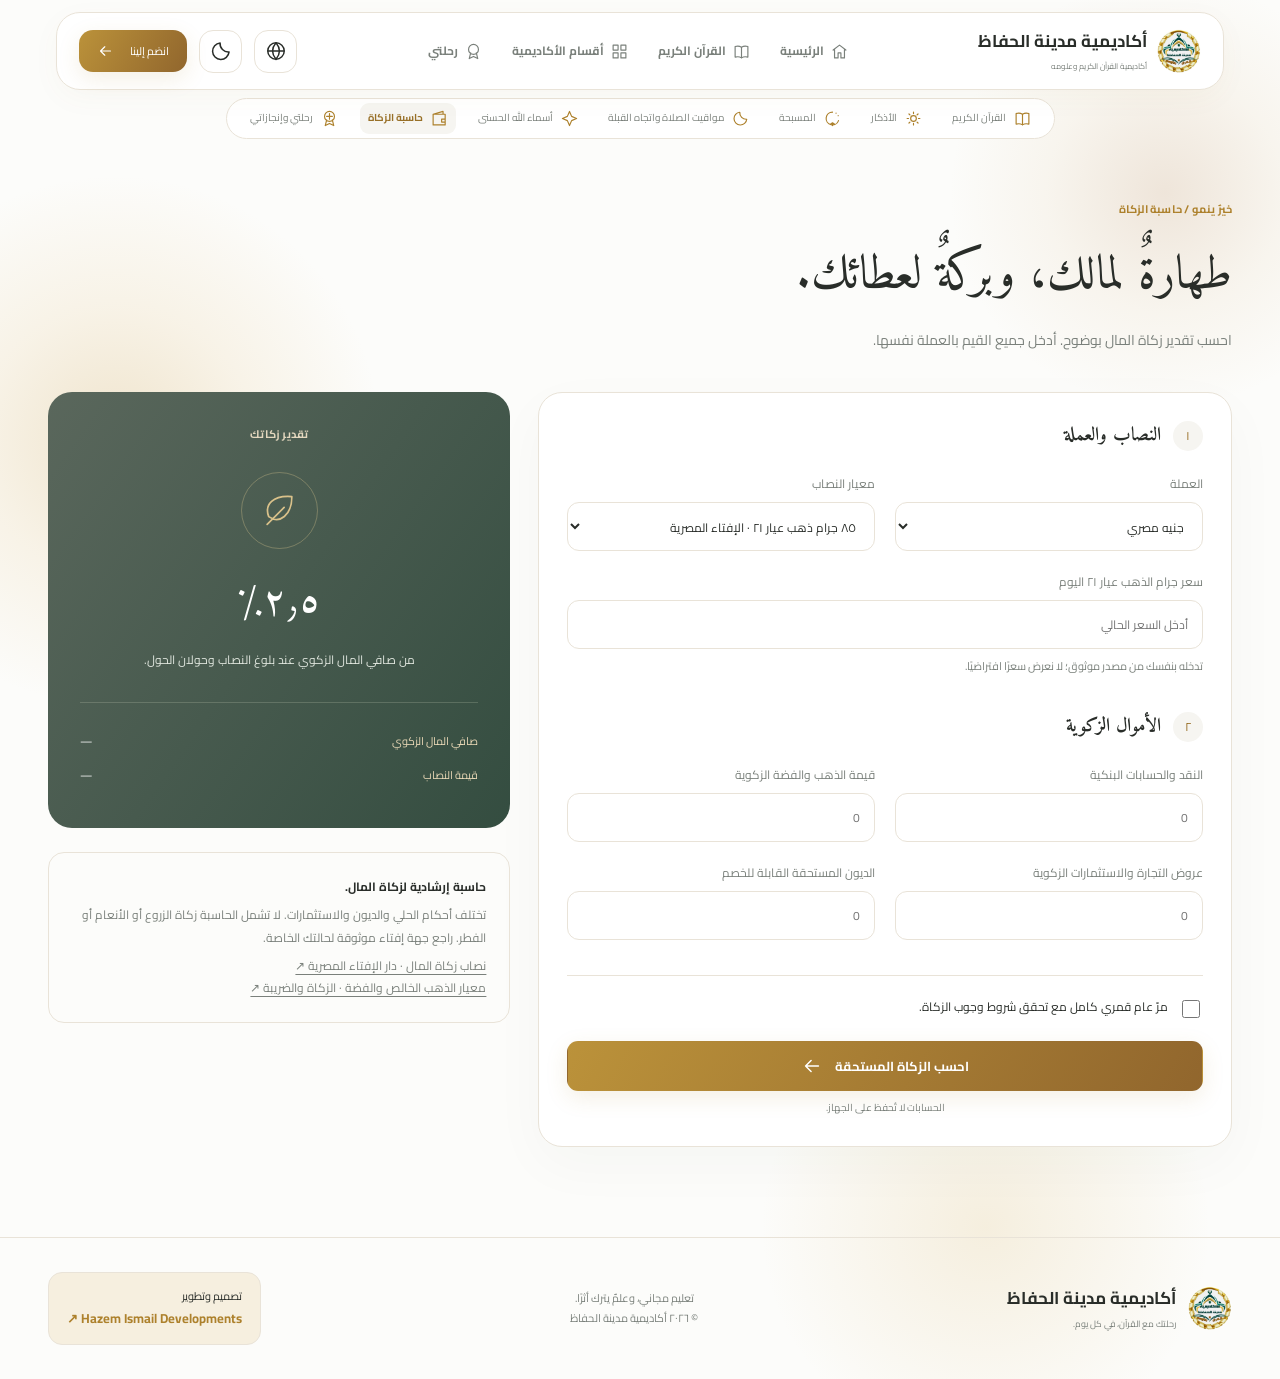
<file: zakat.html>
<!doctype html><html lang="ar" dir="rtl"><head><meta charset="UTF-8"><meta name="viewport" content="width=device-width,initial-scale=1,viewport-fit=cover"><meta name="theme-color" content="#f8f7f2"><title>حاسبة الزكاة | أكاديمية مدينة الحفاظ</title><meta name="description" content="أكاديمية مدينة الحفاظ للقرآن الكريم وعلومه. تعليم مجاني عن بعد، مصحف، أذكار، مواقيت الصلاة واتجاه القبلة، ومتابعة رحلتك اليومية."><meta property="og:title" content="أكاديمية مدينة الحفاظ | رحلتك مع القرآن"><meta property="og:description" content="لكل قلب رحلة، وبالقرآن تبدأ. تعليم مجاني ومساحة يومية للتلاوة والذكر."><meta property="og:image" content="https://madinatalhuffaz.com/assets/icon.png"><meta property="og:locale" content="ar_AR"><meta property="og:type" content="website"><link rel="canonical" href="https://madinatalhuffaz.com/zakat.html"><link rel="icon" href="assets/favicon.png"><link rel="apple-touch-icon" href="assets/icon.png"><link rel="manifest" href="manifest.webmanifest"><link rel="stylesheet" href="styles.css"><link rel="stylesheet" href="royal.css"><script src="theme.js"></script><script src="core.js" defer></script><script src="app.js" defer></script><script src="royal.js" defer></script><link rel="stylesheet" href="refined.css"><link rel="stylesheet" href="motion.css"><link rel="stylesheet" href="release-polish.css"><script src="refined.js" defer></script><script src="motion.js" defer></script></head><body data-page="zakat"><a class="skip-link" href="#main">تجاوز إلى المحتوى</a><header class="site-header"><div class="header-inner"><a class="brand" href="index.html"><img src="assets/academy-logo-hq.jpg" alt="شعار أكاديمية مدينة الحفاظ" width="50" height="50"><span>أكاديمية مدينة الحفاظ<small>أكاديمية القرآن الكريم وعلومه</small></span></a><nav class="main-nav" aria-label="التنقل الرئيسي"><a href="index.html">الرئيسية</a><a href="quran.html">القرآن الكريم</a><a href="index.html#depts">أقسام الأكاديمية</a><a href="achievements.html">رحلتي</a></nav><div class="header-actions"><button class="icon-btn" id="language-toggle" aria-label="Language / اللغة"><svg class="icon" viewBox="0 0 24 24" fill="none" stroke="currentColor" stroke-width="1.6"><circle cx="12" cy="12" r="9"/><path d="M3 12h18M12 3c-5 6-5 12 0 18 5-6 5-12 0-18"/></svg></button><button id="theme-toggle" class="icon-btn" aria-label="تفعيل المظهر الداكن"><svg class="icon " viewBox="0 0 24 24" fill="none" stroke="currentColor" stroke-width="1.65" stroke-linecap="round" stroke-linejoin="round" aria-hidden="true"><path d="M20.8 13A9 9 0 0 1 11 3.2 9 9 0 1 0 20.8 13Z"/></svg></button><a class="join-button" href="index.html#depts">انضم إلينا <svg class="icon " viewBox="0 0 24 24" fill="none" stroke="currentColor" stroke-width="1.65" stroke-linecap="round" stroke-linejoin="round" aria-hidden="true"><path d="M19 12H5m6-6-6 6 6 6"/></svg></a><button class="icon-btn desktop-menu" data-open-menu aria-label="فتح قائمة الموقع"><svg class="icon " viewBox="0 0 24 24" fill="none" stroke="currentColor" stroke-width="1.65" stroke-linecap="round" stroke-linejoin="round" aria-hidden="true"><path d="M4 6h16M4 12h16M4 18h16"/></svg></button></div></div></header><nav class="tools-nav" aria-label="أدواتك اليومية"><a href="quran.html"><svg class="icon " viewBox="0 0 24 24" fill="none" stroke="currentColor" stroke-width="1.65" stroke-linecap="round" stroke-linejoin="round" aria-hidden="true"><path d="M3 5c3-1 6-1 9 1v15c-3-2-6-2-9-1z M21 5c-3-1-6-1-9 1v15c3-2 6-2 9-1z"/></svg>القرآن الكريم</a><a href="adhkar.html"><svg class="icon " viewBox="0 0 24 24" fill="none" stroke="currentColor" stroke-width="1.65" stroke-linecap="round" stroke-linejoin="round" aria-hidden="true"><path d="M12 3v2m0 14v2M3 12h2m14 0h2M5.6 5.6 7 7m10 10 1.4 1.4M5.6 18.4 7 17m10-10 1.4-1.4 M16 12a4 4 0 1 1-8 0 4 4 0 0 1 8 0"/></svg>الأذكار</a><a href="tasbih.html"><svg class="icon " viewBox="0 0 24 24" fill="none" stroke="currentColor" stroke-width="1.65" stroke-linecap="round" stroke-linejoin="round" aria-hidden="true"><path d="M12 3a9 9 0 1 0 8.5 12 M12 3h.01M20 8h.01M17 4.5h.01 M12 18v4m-3-2 3-2 3 2"/></svg>المسبحة</a><a href="prayer.html"><svg class="icon " viewBox="0 0 24 24" fill="none" stroke="currentColor" stroke-width="1.65" stroke-linecap="round" stroke-linejoin="round" aria-hidden="true"><path d="M20.8 13A9 9 0 0 1 11 3.2 9 9 0 1 0 20.8 13Z"/></svg>مواقيت الصلاة واتجاه القبلة</a><a href="names.html"><svg class="icon " viewBox="0 0 24 24" fill="none" stroke="currentColor" stroke-width="1.65" stroke-linecap="round" stroke-linejoin="round" aria-hidden="true"><path d="m12 2 3 7 7 3-7 3-3 7-3-7-7-3 7-3z"/></svg>أسماء الله الحسنى</a><a href="zakat.html" aria-current="page"><svg class="icon " viewBox="0 0 24 24" fill="none" stroke="currentColor" stroke-width="1.65" stroke-linecap="round" stroke-linejoin="round" aria-hidden="true"><path d="M3 6h17v15H3V6Zm0 0 14-4v4m-2 7h5v4h-5z"/></svg>حاسبة الزكاة</a><a href="achievements.html"><svg class="icon " viewBox="0 0 24 24" fill="none" stroke="currentColor" stroke-width="1.65" stroke-linecap="round" stroke-linejoin="round" aria-hidden="true"><path d="m8 14-2 8 6-3 6 3-2-8 M19 9a7 7 0 1 1-14 0 7 7 0 0 1 14 0 M12 5v8m-4-4h8"/></svg>رحلتي وإنجازاتي</a></nav><main id="main" class="container" tabindex="-1"><div class="page-heading"><span class="eyebrow">خيرٌ ينمو / حاسبة الزكاة</span><h1>طهارةٌ لمالك، وبركةٌ لعطائك.</h1><p>احسب تقدير زكاة المال بوضوح. أدخل جميع القيم بالعملة نفسها.</p></div>
<div class="zakat-layout"><form id="zakat-form" class="panel zakat-form"><div class="form-section-title"><span>١</span><h2>النصاب والعملة</h2></div><div class="form-grid"><label class="field">العملة<select id="currency"><option value="EGP">جنيه مصري</option><option value="SAR">ريال سعودي</option><option value="AED">درهم إماراتي</option><option value="USD">دولار أمريكي</option><option value="EUR">يورو</option></select></label><label class="field">معيار النصاب<select id="nisab-method"><option value="21">٨٥ جرام ذهب عيار ٢١ · الإفتاء المصرية</option><option value="24">٨٥ جرام ذهب خالص عيار ٢٤</option><option value="silver">٥٩٥ جرام فضة خالصة</option></select></label><label class="field full-span"><span id="metal-price-label">سعر جرام الذهب عيار ٢١ اليوم</span><input id="metal-price" type="number" min="0.01" step="any" placeholder="أدخل السعر الحالي" required><small>تدخله بنفسك من مصدر موثوق؛ لا نعرض سعرًا افتراضيًا.</small></label></div><div class="form-section-title"><span>٢</span><h2>الأموال الزكوية</h2></div><div class="form-grid"><label class="field">النقد والحسابات البنكية<input id="cash" type="number" min="0" step="any" placeholder="0"></label><label class="field">قيمة الذهب والفضة الزكوية<input id="metals" type="number" min="0" step="any" placeholder="0"></label><label class="field">عروض التجارة والاستثمارات الزكوية<input id="trade" type="number" min="0" step="any" placeholder="0"></label><label class="field">الديون المستحقة القابلة للخصم<input id="debts" type="number" min="0" step="any" placeholder="0"></label></div><label class="checkbox hawl"><input id="hawl" type="checkbox" required> مرّ عام قمري كامل مع تحقق شروط وجوب الزكاة.</label><button type="submit" class="btn primary full">احسب الزكاة المستحقة <svg class="icon " viewBox="0 0 24 24" fill="none" stroke="currentColor" stroke-width="1.65" stroke-linecap="round" stroke-linejoin="round" aria-hidden="true"><path d="M19 12H5m6-6-6 6 6 6"/></svg></button><p class="small">الحسابات لا تُحفظ على الجهاز.</p></form><aside><div class="zakat-result" id="zakat-result" aria-live="polite"><span class="eyebrow">تقدير زكاتك</span><div class="result-symbol"><svg class="icon " viewBox="0 0 24 24" fill="none" stroke="currentColor" stroke-width="1.65" stroke-linecap="round" stroke-linejoin="round" aria-hidden="true"><path d="M20 3C8 2 2 8 5 16c7 5 15-1 15-13ZM4 21 15 10"/></svg></div><h2 id="zakat-amount">٢٫٥٪</h2><p id="zakat-message">من صافي المال الزكوي عند بلوغ النصاب وحولان الحول.</p><dl><div><dt>صافي المال الزكوي</dt><dd id="zakat-net">—</dd></div><div><dt>قيمة النصاب</dt><dd id="zakat-nisab">—</dd></div></dl></div><div class="notice"><strong>حاسبة إرشادية لزكاة المال.</strong><p>تختلف أحكام الحلي والديون والاستثمارات. لا تشمل الحاسبة زكاة الزروع أو الأنعام أو الفطر. راجع جهة إفتاء موثوقة لحالتك الخاصة.</p><a href="https://www.dar-alifta.org/ar/Fatwa/Details/18349" target="_blank" rel="noopener">نصاب زكاة المال · دار الإفتاء المصرية ↗</a><br><a href="https://zatca.gov.sa/ar/HelpCenter/guidelines/Documents/ZakatyManual.pdf" target="_blank" rel="noopener">معيار الذهب الخالص والفضة · الزكاة والضريبة ↗</a></div></aside></div></main><footer class="site-footer"><div class="container footer-inner"><a class="brand" href="index.html"><img src="assets/academy-logo-hq.jpg" alt="" width="44" height="44"><span>أكاديمية مدينة الحفاظ<small>رحلتك مع القرآن، في كل يوم.</small></span></a><p>تعليم مجاني، وعلمٌ يترك أثرًا.<br><small>© <span id="copyright-year">٢٠٢٦</span> أكاديمية مدينة الحفاظ</small></p><a href="https://hazem-ismail.github.io/Portfolio/" target="_blank" rel="noopener" class="developer">تصميم وتطوير<br><strong>Hazem Ismail Developments ↗</strong></a></div></footer><nav class="mobile-nav" aria-label="التنقل السريع"><a href="index.html"><svg class="icon " viewBox="0 0 24 24" fill="none" stroke="currentColor" stroke-width="1.65" stroke-linecap="round" stroke-linejoin="round" aria-hidden="true"><path d="m3 10 9-7 9 7 M5 9v12h5v-7h4v7h5V9"/></svg><span>الرئيسية</span></a><a href="quran.html"><svg class="icon " viewBox="0 0 24 24" fill="none" stroke="currentColor" stroke-width="1.65" stroke-linecap="round" stroke-linejoin="round" aria-hidden="true"><path d="M3 5c3-1 6-1 9 1v15c-3-2-6-2-9-1z M21 5c-3-1-6-1-9 1v15c3-2 6-2 9-1z"/></svg><span>المصحف</span></a><a href="tasbih.html"><svg class="icon " viewBox="0 0 24 24" fill="none" stroke="currentColor" stroke-width="1.65" stroke-linecap="round" stroke-linejoin="round" aria-hidden="true"><path d="M12 3a9 9 0 1 0 8.5 12 M12 3h.01M20 8h.01M17 4.5h.01 M12 18v4m-3-2 3-2 3 2"/></svg><span>المسبحة</span></a><a href="achievements.html"><svg class="icon " viewBox="0 0 24 24" fill="none" stroke="currentColor" stroke-width="1.65" stroke-linecap="round" stroke-linejoin="round" aria-hidden="true"><path d="m8 14-2 8 6-3 6 3-2-8 M19 9a7 7 0 1 1-14 0 7 7 0 0 1 14 0 M12 5v8m-4-4h8"/></svg><span>رحلتي</span></a><button data-open-menu><svg class="icon " viewBox="0 0 24 24" fill="none" stroke="currentColor" stroke-width="1.65" stroke-linecap="round" stroke-linejoin="round" aria-hidden="true"><path d="M4 6h16M4 12h16M4 18h16"/></svg><span>المزيد</span></button></nav><dialog id="menu-dialog" class="menu-dialog"><div class="dialog-heading"><h2>مساحتك في مدينة الحفاظ</h2><button class="icon-btn" data-close-dialog aria-label="إغلاق القائمة"><svg class="icon " viewBox="0 0 24 24" fill="none" stroke="currentColor" stroke-width="1.65" stroke-linecap="round" stroke-linejoin="round" aria-hidden="true"><path d="m6 6 12 12M6 18 18 6"/></svg></button></div><nav><a class="menu-link" href="index.html"><svg class="icon " viewBox="0 0 24 24" fill="none" stroke="currentColor" stroke-width="1.65" stroke-linecap="round" stroke-linejoin="round" aria-hidden="true"><path d="m3 10 9-7 9 7 M5 9v12h5v-7h4v7h5V9"/></svg>الرئيسية</a><a class="menu-link" href="quran.html"><svg class="icon " viewBox="0 0 24 24" fill="none" stroke="currentColor" stroke-width="1.65" stroke-linecap="round" stroke-linejoin="round" aria-hidden="true"><path d="M3 5c3-1 6-1 9 1v15c-3-2-6-2-9-1z M21 5c-3-1-6-1-9 1v15c3-2 6-2 9-1z"/></svg>القرآن الكريم</a><a class="menu-link" href="adhkar.html"><svg class="icon " viewBox="0 0 24 24" fill="none" stroke="currentColor" stroke-width="1.65" stroke-linecap="round" stroke-linejoin="round" aria-hidden="true"><path d="M12 3v2m0 14v2M3 12h2m14 0h2M5.6 5.6 7 7m10 10 1.4 1.4M5.6 18.4 7 17m10-10 1.4-1.4 M16 12a4 4 0 1 1-8 0 4 4 0 0 1 8 0"/></svg>الأذكار</a><a class="menu-link" href="tasbih.html"><svg class="icon " viewBox="0 0 24 24" fill="none" stroke="currentColor" stroke-width="1.65" stroke-linecap="round" stroke-linejoin="round" aria-hidden="true"><path d="M12 3a9 9 0 1 0 8.5 12 M12 3h.01M20 8h.01M17 4.5h.01 M12 18v4m-3-2 3-2 3 2"/></svg>المسبحة</a><a class="menu-link" href="prayer.html"><svg class="icon " viewBox="0 0 24 24" fill="none" stroke="currentColor" stroke-width="1.65" stroke-linecap="round" stroke-linejoin="round" aria-hidden="true"><path d="M20.8 13A9 9 0 0 1 11 3.2 9 9 0 1 0 20.8 13Z"/></svg>مواقيت الصلاة واتجاه القبلة</a><a class="menu-link" href="names.html"><svg class="icon " viewBox="0 0 24 24" fill="none" stroke="currentColor" stroke-width="1.65" stroke-linecap="round" stroke-linejoin="round" aria-hidden="true"><path d="m12 2 3 7 7 3-7 3-3 7-3-7-7-3 7-3z"/></svg>أسماء الله الحسنى</a><a class="menu-link" href="zakat.html"><svg class="icon " viewBox="0 0 24 24" fill="none" stroke="currentColor" stroke-width="1.65" stroke-linecap="round" stroke-linejoin="round" aria-hidden="true"><path d="M3 6h17v15H3V6Zm0 0 14-4v4m-2 7h5v4h-5z"/></svg>حاسبة الزكاة</a><a class="menu-link" href="achievements.html"><svg class="icon " viewBox="0 0 24 24" fill="none" stroke="currentColor" stroke-width="1.65" stroke-linecap="round" stroke-linejoin="round" aria-hidden="true"><path d="m8 14-2 8 6-3 6 3-2-8 M19 9a7 7 0 1 1-14 0 7 7 0 0 1 14 0 M12 5v8m-4-4h8"/></svg>رحلتي وإنجازاتي</a><a class="btn primary" href="index.html#depts">انضم إلى الأكاديمية</a></nav></dialog><dialog id="detail-dialog"><div class="dialog-heading"><h2 id="detail-title"></h2><button class="icon-btn" data-close-dialog aria-label="إغلاق"><svg class="icon " viewBox="0 0 24 24" fill="none" stroke="currentColor" stroke-width="1.65" stroke-linecap="round" stroke-linejoin="round" aria-hidden="true"><path d="m6 6 12 12M6 18 18 6"/></svg></button></div><div id="detail-body"></div></dialog><div class="toast" id="toast" role="status"></div><noscript><div class="noscript">فعّل JavaScript لاستخدام المصحف والأدوات اليومية. يمكنك تصفح معلومات الأكاديمية أو التواصل معنا.</div></noscript></body></html>
</file>
<file: styles.css>
@font-face{font-family:Academy;src:url('assets/arabic-regular.woff2') format('woff2');font-weight:400 500;font-display:swap}@font-face{font-family:Academy;src:url('assets/arabic-bold.woff2') format('woff2');font-weight:600 900;font-display:swap}@font-face{font-family:Quran;src:url('assets/quran.woff2') format('woff2');font-display:swap}
:root{--bg:#f8f7f2;--paper:#fffefa;--ink:#1e352e;--muted:#737a70;--green:#234e40;--deep:#153e33;--gold:#b5904e;--gold-light:#f1e8d6;--line:#e7e8de;--soft:#edf0e7;--teal:#528681;--shadow:0 18px 55px #263d2d07;--radius:24px;color-scheme:light}html[data-theme=dark]{--bg:#111e19;--paper:#1b2a23;--ink:#e8eadd;--muted:#a8b2a2;--green:#a8c6a9;--deep:#234d3d;--gold:#d9b775;--gold-light:#3a3527;--line:#344238;--soft:#26382c;--teal:#8fc0b7;--shadow:0 18px 55px #00000013;color-scheme:dark}*{box-sizing:border-box}html{scroll-behavior:smooth;scroll-padding-top:110px}body{margin:0;background:var(--bg);color:var(--ink);font:14px/1.85 Academy,Tahoma,sans-serif;-webkit-font-smoothing:antialiased}a{color:inherit;text-decoration:none}button,input,select{font:inherit;color:inherit}button,a,input,select{touch-action:manipulation;-webkit-tap-highlight-color:transparent}button{cursor:pointer}button:disabled{opacity:.45;cursor:default}button{border:0}button,input,select{border-radius:12px}button{background:transparent}h1,h2,h3,p{margin:0}h1,h2,h3{line-height:1.55}h2{font-size:30px;font-weight:600}h3{font-size:18px}p{color:var(--muted)}strong{font-weight:700}img,svg{max-width:100%}svg.icon{width:22px;height:22px;flex-shrink:0;vertical-align:middle}input,select{background:var(--paper);border:1px solid var(--line);padding:12px 14px;min-width:0;width:100%;height:49px}input[type=checkbox]{width:18px;height:18px;accent-color:var(--green);flex-shrink:0}input[type=range]{padding:0;accent-color:var(--green)}:focus-visible{outline:3px solid var(--gold);outline-offset:4px}button:active:not(:disabled),.btn:active{transform:scale(.975)}hr{border:0;border-top:1px solid var(--line);margin:24px 0}[hidden]{display:none!important}.sr-only{position:absolute;width:1px;height:1px;padding:0;overflow:hidden;clip:rect(0,0,0,0);white-space:nowrap}.skip-link{position:fixed;top:-100px;right:20px;background:var(--ink);color:var(--bg);padding:15px;z-index:100}.skip-link:focus{top:12px}.container{width:min(1240px,calc(100% - 96px));margin-inline:auto}main{min-height:65vh;outline:none}section[id]{scroll-margin-top:110px}.eyebrow{display:block;font-size:11px;font-weight:600;letter-spacing:.2px;color:var(--gold);margin-bottom:12px}.small,small{font-size:11px;color:var(--muted)}.full{width:100%}.gold-text{color:var(--gold)}.section{margin-top:100px}.btn{min-height:48px;padding:12px 23px;display:inline-flex;align-items:center;justify-content:center;gap:12px;font-size:13px;border-radius:11px;border:1px solid transparent;font-weight:600;transition:transform .2s,background .2s,box-shadow .2s}.primary{background:var(--green);color:var(--bg)}.primary:hover{box-shadow:0 8px 22px #234e4022;filter:brightness(1.08);transform:translateY(-2px)}.outline{border-color:var(--line);background:var(--paper)}.outline:hover,.subtle:hover{background:var(--soft);border-color:var(--gold)}.subtle{color:var(--muted);padding-inline:15px}.text-link{font-size:12px;color:var(--green);display:inline-flex;gap:12px;align-items:center;min-height:44px}.text-link .icon{width:17px}.text-link:hover{text-decoration:underline;text-underline-offset:5px}.icon-btn{width:43px;height:43px;display:inline-grid;place-items:center;border:1px solid var(--line);border-radius:50%;flex-shrink:0;transition:background .2s}.icon-btn:hover{background:var(--soft)}.button-row{display:flex;gap:10px;flex-wrap:wrap}.between{display:flex;align-items:center;justify-content:space-between;gap:16px}.panel{background:var(--paper);border:1px solid var(--line);border-radius:var(--radius);padding:28px;box-shadow:var(--shadow)}.panel p{font-size:12px;margin-top:8px}.panel h2{font-size:21px}.page-heading{padding:60px 0 38px}.page-heading h1{font-family:Quran,Academy,serif;font-size:48px;font-weight:400;line-height:1.9}.page-heading p{margin-top:6px;max-width:700px}.field{display:flex;flex-direction:column;gap:7px;font-size:12px;color:var(--muted);min-width:0}.field input,.field select{color:var(--ink)}.compact{max-width:250px}.checkbox{display:flex;align-items:center;gap:10px;font-size:12px;cursor:pointer}.empty{grid-column:1/-1;text-align:center;padding:55px 20px;color:var(--muted)}.danger{color:#bb5144}.notice{margin-top:24px;padding:23px;border:1px solid var(--line);border-radius:16px;color:var(--muted);font-size:12px}.notice strong{color:var(--ink)}.notice p{margin:6px 0}.notice a,.source-note a{text-decoration:underline;text-underline-offset:4px}.source-note{font-size:11px;margin-top:30px}.status-line{margin:22px 0;font-size:13px}.noscript{padding:24px;background:var(--gold-light);text-align:center}
/* Navigation */
.site-header{position:sticky;top:0;z-index:30;background:color-mix(in srgb,var(--bg) 93%,transparent);backdrop-filter:blur(20px);border-bottom:1px solid var(--line)}.header-inner{height:89px;width:min(1344px,calc(100% - 64px));margin:auto;display:flex;align-items:center;justify-content:space-between;gap:22px}.brand{display:flex;align-items:center;gap:12px;flex-shrink:0}.brand img{object-fit:contain}.brand>span{font-size:19px;font-weight:700;line-height:1.5}.brand small{font-size:9px;display:block;font-weight:400;margin-top:5px}.main-nav{display:flex;gap:27px;font-size:12px}.main-nav a{position:relative;padding-block:33px;color:var(--muted);white-space:nowrap}.main-nav a:hover,.main-nav a[aria-current]{color:var(--green)}.main-nav a[aria-current]:after{content:'';position:absolute;bottom:22px;right:calc(50% - 2px);width:4px;height:4px;border-radius:50%;background:var(--gold)}.header-actions{display:flex;align-items:center;gap:12px}.join-button{padding:10px 18px;background:var(--green);color:var(--bg);border-radius:9px;font-size:12px;display:flex;align-items:center;gap:16px}.join-button .icon{width:17px}.desktop-menu{display:none}.tools-nav{display:flex;justify-content:center;gap:30px;border-bottom:1px solid var(--line);padding:15px 22px;background:var(--paper);font-size:11px;overflow:auto;scrollbar-width:none}.tools-nav a{display:flex;align-items:center;gap:8px;white-space:nowrap;color:var(--muted)}.tools-nav .icon{width:17px;height:17px;color:var(--gold)}.tools-nav a:hover,.tools-nav [aria-current]{color:var(--green)}.tools-nav [aria-current]{font-weight:700}.mobile-nav{display:none}
/* Homepage */
.hero{display:grid;grid-template-columns:1fr 1fr;gap:60px;align-items:center;min-height:610px;padding:47px 0 37px}.pill{display:inline-flex;align-items:center;gap:9px;border:1px solid var(--line);border-radius:30px;padding:6px 13px;color:var(--green);font-size:10px;background:var(--paper)}.pill i{width:5px;height:5px;background:var(--gold);border-radius:50%;box-shadow:0 0 0 4px var(--gold-light)}.hero h1{font:64px/1.8 Quran,serif;margin:12px 0 15px;letter-spacing:-.8px}.hero-copy>p{font-size:15px;max-width:475px;line-height:2.25}.hero-buttons{display:flex;gap:13px;margin-top:30px}.hero-notes{display:flex;gap:22px;margin-top:22px;font-size:10px;color:var(--muted)}.hero-notes span{display:flex;align-items:center;gap:6px}.hero-notes .icon{width:14px;height:14px;color:var(--green)}.hero-art{height:530px;position:relative;isolation:isolate;display:flex;justify-content:center;align-items:center}.hero-art:before{content:'';position:absolute;inset:15px -25px;background:radial-gradient(ellipse,#ddc99c45,transparent 67%);z-index:-2}.arch-frame{width:340px;height:466px;border-radius:180px 180px 13px 13px;border:1px solid #cab37d;padding:12px;position:relative;box-shadow:0 18px 50px #86733e15;transform:rotate(-3deg);animation:arch-in 1s ease both}.arch-inner{height:100%;border-radius:165px 165px 5px 5px;background:linear-gradient(140deg,#234d40,#14392f 60%,#2c5444);position:relative;overflow:hidden;color:#f9edce;text-align:center;border:1px solid #a98c4f90}.arch-inner:before{content:'';position:absolute;inset:10px;border:1px solid #d4b97655;border-radius:155px 155px 0 0;pointer-events:none}.arch-pattern{position:absolute;inset:0;background-image:linear-gradient(30deg,transparent 48%,#dcc58b0b 49%,#dcc58b0b 51%,transparent 52%),linear-gradient(-30deg,transparent 48%,#dcc58b0b 49%,#dcc58b0b 51%,transparent 52%);background-size:40px 68px;mask-image:linear-gradient(black,transparent)}.arch-top{display:block;font:16px Quran,serif;margin-top:74px;position:relative;color:#d9c493}.arch-calligraphy{font:65px/1.35 Quran,serif;position:relative;margin-top:15px;text-shadow:0 3px 18px #0002}.arch-calligraphy span{color:#d7b77a;font-size:84px}.book-art{position:absolute;width:243px;bottom:25px;left:50%;transform:translateX(-50%);filter:drop-shadow(0 12px 9px #0003)}.arch-bottom{position:absolute;bottom:17px;width:100%;font-size:8px;color:#d3cfb4}.orbit{position:absolute;border:1px solid #c9b77b33;border-radius:50%;z-index:-1}.orbit-one{width:460px;height:460px}.orbit-two{width:515px;height:515px;border-style:dashed;animation:orbit-spin 120s linear infinite}.art-star{position:absolute;color:var(--gold);font-size:32px;animation:float 7s ease-in-out infinite}.star-one{right:5px;top:95px}.star-two{left:10px;bottom:80px;font-size:20px}.floating-card{position:absolute;display:flex;align-items:center;gap:13px;background:var(--paper);border:1px solid var(--line);box-shadow:0 15px 45px #13271e10;padding:15px 19px;border-radius:14px;animation:float 7s ease-in-out infinite}.floating-card strong{display:block;font-size:12px}.floating-card small{font-size:9px}.art-card-one{top:93px;left:-15px;transform:rotate(3deg);animation-delay:-2s}.art-card-one>.icon{color:var(--gold);width:30px;height:30px}.art-card-two{bottom:58px;right:-15px;animation-delay:-4s}.art-card-two .medal{width:48px;height:48px;min-width:48px;margin:0}.art-card-two .medal .icon{width:21px;height:21px}.trust-strip{display:grid;grid-template-columns:repeat(4,1fr);padding:28px 0;border-block:1px solid var(--line);position:relative}.trust-strip>div{display:flex;flex-direction:column;text-align:center;gap:4px;border-left:1px solid var(--line)}.trust-strip>div:last-child{border:0}.trust-strip strong{font-size:21px;font-weight:500}.trust-strip span{font-size:10px;color:var(--muted)}.section-head{display:flex;align-items:end;justify-content:space-between;gap:20px;margin-bottom:30px}.section-head h2{font-family:Quran,serif;font-size:37px;font-weight:400;line-height:1.5}.section-note{color:var(--muted);font-size:11px}.daily-grid{display:grid;grid-template-columns:1.2fr 1fr 1fr;gap:18px}.daily-feature{grid-row:span 3;position:relative;overflow:hidden;border-radius:24px;padding:34px;background:#204d3d;color:#f8f2dc;min-height:425px;display:flex;flex-direction:column;align-items:start}.daily-feature:after{content:'';position:absolute;width:330px;height:330px;border:1px solid #e2d4a322;border-radius:50%;left:-110px;bottom:-130px;box-shadow:0 0 0 28px #e2d4a307,0 0 0 56px #e2d4a307,0 0 0 84px #e2d4a307}.daily-feature .eyebrow{color:#c9b984}.daily-feature h3{font:37px/1.7 Quran,serif;z-index:1}.daily-feature p{font-size:11px;color:#c8d1bc;margin-top:15px;max-width:190px;z-index:1}.round-arrow{margin-top:auto;width:44px;height:44px;border:1px solid #d9d8b155;border-radius:50%;display:grid;place-items:center;z-index:1}.feature-art{position:absolute;bottom:24px;left:24px;transform:rotate(-15deg);color:#bdc69b38}.feature-art>.icon{width:135px;height:135px;stroke-width:.8}.tool-card{position:relative;border:1px solid var(--line);background:var(--paper);padding:25px;border-radius:21px;transition:transform .25s,border-color .25s,box-shadow .25s}.tool-card:last-child{grid-column:2/4;display:grid;grid-template-columns:48px 1fr auto;gap:4px 17px;align-items:center}.tool-card:last-child .tool-icon{grid-row:1/3;margin:0}.tool-card:last-child p{grid-column:2}.tool-card:last-child .card-link{grid-row:1/3;grid-column:3;margin:0}.tool-card:hover{transform:translateY(-5px);border-color:#bdab75;box-shadow:var(--shadow)}.tool-icon{width:42px;height:42px;display:grid;place-items:center;background:var(--gold-light);border-radius:13px;color:var(--gold);margin-bottom:14px}.tool-icon.teal{background:color-mix(in srgb,var(--teal) 13%,var(--paper));color:var(--teal)}.tool-card h3{font-size:15px}.tool-card p{font-size:10px;margin-top:5px}.card-link{display:flex;align-items:center;gap:10px;margin-top:16px;font-size:10px;color:var(--green)}.card-link .icon{width:15px;height:15px}.journey-banner{background:linear-gradient(115deg,var(--gold-light),var(--paper));border:1px solid #c5b38944;border-radius:28px;padding:45px 48px;display:grid;grid-template-columns:1fr 1fr;gap:40px;align-items:center}.journey-banner h2{font:37px/1.6 Quran,serif}.journey-banner p{font-size:12px;margin:17px 0 22px;max-width:430px}.medal-showcase{display:flex;justify-content:center;align-items:center;gap:30px;padding:25px 0}.medal-showcase>div{display:flex;flex-direction:column;align-items:center;gap:20px;transform:rotate(7deg)}.medal-showcase>div:nth-child(2){transform:translateY(-25px) rotate(-5deg)}.medal-showcase>div:last-child{transform:rotate(-5deg)}.medal-showcase>div>span:last-child{font-size:11px}.section-controls{display:flex;align-items:center;justify-content:space-between;gap:20px;margin:24px 0}.chips{display:flex;gap:7px;flex-wrap:wrap}.chip{border:1px solid var(--line);background:var(--paper);padding:9px 17px;border-radius:30px;white-space:nowrap;font-size:11px;min-height:42px;transition:background .2s}.chip:hover{border-color:var(--gold)}.chip.active{background:var(--green);color:var(--bg);border-color:var(--green)}.search-field{display:flex;align-items:center;gap:10px;background:var(--paper);border:1px solid var(--line);border-radius:12px;padding-inline:13px;min-width:220px}.search-field>.icon{width:17px;color:var(--muted)}.search-field input{border:0;background:transparent;padding:10px 0;font-size:11px}.dept-grid{display:grid;grid-template-columns:repeat(3,1fr);gap:18px}.dept-card{padding:26px;background:var(--paper);border:1px solid var(--line);border-radius:20px;display:flex;flex-direction:column;transition:transform .2s,border-color .2s}.dept-card:hover{transform:translateY(-3px);border-color:var(--gold)}.dept-card .dept-top{display:flex;align-items:center;justify-content:space-between}.dept-card .dept-top small{font-size:9px;background:var(--soft);padding:4px 8px;border-radius:6px}.dept-card h3{font-size:16px;margin:15px 0 9px}.dept-card p{font-size:11px;line-height:2.1;flex:1}.dept-card>button{margin-top:23px;justify-content:space-between;border-top:1px solid var(--line);padding-top:15px}.dept-icon{color:var(--gold)}.about-grid{display:grid;grid-template-columns:.85fr 1fr;gap:75px;align-items:center}.about-grid>div>h2{font:40px/1.7 Quran,serif}.about-grid p{font-size:13px;line-height:2.4;margin-top:14px}.about-art{position:relative;background:var(--soft);border:1px solid var(--line);border-radius:160px 160px 24px 24px;text-align:center;padding:55px 24px;overflow:hidden}.about-art:before{content:'';position:absolute;border:1px solid var(--gold);opacity:.3;inset:16px;border-radius:160px 160px 15px 15px}.about-art>span{font-size:35px;color:var(--gold);display:block;margin-bottom:20px}.about-art small{display:block;margin-top:25px}.value-row{display:flex;gap:20px;margin-top:24px;flex-wrap:wrap}.value-row>span{display:flex;align-items:center;gap:8px;font-size:11px}.value-row .icon{color:var(--gold);width:19px}.steps{display:grid;grid-template-columns:repeat(3,1fr);gap:45px}.steps>article{position:relative;padding:28px 0;border-top:1px solid var(--line)}.steps article>span{font-size:32px;color:var(--gold);font-family:Quran,serif}.steps h3{margin:14px 0 8px}.steps p{font-size:12px;max-width:320px}.faq-grid{display:grid;grid-template-columns:1fr 1.7fr;gap:60px}.faq-grid h2{font:40px/1.6 Quran,serif}.faq-grid>div>p{font-size:12px;margin-top:15px}.faq-list details{border-bottom:1px solid var(--line);padding:19px 0}.faq-list details:first-child{border-top:1px solid var(--line)}.faq-list summary{cursor:pointer;list-style:none;font-size:13px;font-weight:600;display:flex;justify-content:space-between;align-items:center;gap:20px}.faq-list summary::-webkit-details-marker{display:none}.faq-list summary:after{content:'+';font-size:22px;font-weight:400;color:var(--gold)}.faq-list details[open] summary:after{content:'−'}.faq-list details p{font-size:12px;margin-top:13px;line-height:2.2}.contact-banner{margin-top:100px;padding:40px;border:1px solid var(--line);border-radius:24px;display:flex;justify-content:space-between;gap:25px;align-items:center;background:var(--soft)}.contact-banner h2{font:32px/1.7 Quran,serif}.contact-banner p{font-size:11px;margin-top:8px}.social-links{display:grid;grid-template-columns:1fr 1fr;gap:9px;direction:ltr}.social-links a{background:var(--paper);padding:10px 14px;border:1px solid var(--line);border-radius:9px;font-size:11px;display:flex;gap:18px;align-items:center}.social-links .icon{width:15px}.social-links a:hover{border-color:var(--gold)}
/* Reader */
.reader-layout{display:grid;grid-template-columns:258px minmax(0,1fr);gap:26px;align-items:start}.reader-aside{position:sticky;top:112px;padding:23px}.reader-aside>.field{margin-top:17px}.reader-aside h2{font-size:19px}.reader-aside>p{font-size:10px}.reader-aside .text-link{font-size:10px}.session-box{background:var(--soft);border:1px solid var(--line);padding:19px 15px;border-radius:15px;text-align:center;margin:23px 0}.session-box .eyebrow{margin-bottom:4px}.session-box strong{display:block;font-family:Academy,sans-serif;font-size:34px;line-height:1.5;font-variant-numeric:tabular-nums;font-weight:400}.session-box .btn{width:100%;font-size:11px;padding:9px 12px;margin-top:15px}.session-box small{font-size:9px;display:block;margin-top:11px}.reader-aside audio{width:100%;height:36px;margin-top:15px}.reader-aside #audio-status{font-size:10px}.reader-aside .button-row .btn{padding:9px 12px;font-size:11px;flex:1}.reader-main{padding:0;overflow:hidden}.reader-top{padding:15px 24px;border-bottom:1px solid var(--line);display:flex;align-items:center;justify-content:space-between;font-size:11px;color:var(--muted)}.quran-content{padding:25px 42px 40px;min-height:630px}.surah-title{text-align:center;background:linear-gradient(90deg,transparent,var(--gold-light),transparent);padding:15px 10px;border-block:1px solid var(--line);margin:14px 0 20px;font:30px/1.9 Quran,serif;color:var(--green)}.bismillah{text-align:center;font:26px/2.4 Quran,serif;margin-bottom:12px}.verses{font:var(--quran-size,32px)/2.55 Quran,serif;text-align:justify;text-align-last:center;overflow-wrap:break-word}.verse{border-radius:7px;transition:background .3s}.verse.playing{background:var(--gold-light)}.ayah-button{display:inline-grid;place-items:center;vertical-align:middle;width:34px;height:34px;font:12px Academy,sans-serif;border:1px solid var(--gold);border-radius:50%;color:var(--gold);margin-inline:5px}.ayah-button:hover{background:var(--gold-light)}.reader-pagination{display:flex;align-items:center;justify-content:space-between;gap:8px;padding:16px;border-top:1px solid var(--line)}.reader-pagination form{display:flex;align-items:center;gap:6px;font-size:11px}.reader-pagination label{display:flex;align-items:center;gap:7px}.reader-pagination input{width:59px;padding:7px;text-align:center;height:40px}.reader-pagination .btn{font-size:11px;padding:9px 11px}.reader-pagination .icon-btn{width:34px;height:34px}.reader-hint{text-align:center;font-size:10px;padding:0 12px 20px}.focus-reading .reader-layout{grid-template-columns:1fr;max-width:950px;margin:auto}.focus-reading .reader-aside,.focus-reading .page-heading,.focus-reading .tools-nav{display:none}.focus-reading .reader-main{margin-top:24px}.verse-dialog-text{font:29px/2.4 Quran,serif;background:var(--soft);border-radius:15px;padding:20px;margin:10px 0 20px}.tafsir-text{font-size:14px;line-height:2.3;margin-top:22px}.group-links{display:grid;gap:10px;margin-top:22px}.group-links a{padding:17px;background:var(--soft);border:1px solid var(--line);border-radius:13px;display:flex;align-items:center;justify-content:space-between;gap:15px}.group-links strong{font-size:13px;display:block}.group-links small{font-size:10px;display:block;margin-top:5px}.group-links a:hover{border-color:var(--gold)}
/* Tasbih & adhkar */
.tasbih-layout{display:grid;grid-template-columns:minmax(0,1fr) 280px;gap:25px}.tasbih-stage{text-align:center;padding:30px 35px;background:radial-gradient(ellipse at center,var(--soft),var(--paper) 65%)}.tasbih-controls{display:grid;grid-template-columns:1fr 130px;gap:15px;text-align:right;max-width:520px;margin:auto}.tasbih-orb{--progress:0%;position:relative;display:grid;place-items:center;width:310px;height:310px;margin:40px auto 27px;border-radius:50%;background:conic-gradient(from 0deg,var(--gold) var(--progress),var(--line) var(--progress));box-shadow:0 25px 70px #142b2310,0 0 0 13px var(--paper),0 0 0 14px var(--line);transition:transform .18s}.orb-inner{width:calc(100% - 9px);height:calc(100% - 9px);border-radius:50%;background:var(--paper);display:flex;flex-direction:column;align-items:center;justify-content:center;box-shadow:inset 0 0 45px #a18e5e0b}.orb-inner>small:first-child{font:23px/1.7 Quran,serif;max-width:230px;color:var(--green)}.orb-inner strong{font-size:69px;line-height:1.5;font-weight:400;color:var(--ink);font-variant-numeric:tabular-nums}.orb-inner>span{font-size:11px;color:var(--muted)}.orb-inner .orb-hint{font-size:10px;color:var(--gold);margin-top:16px}.tasbih-orb.pulse{animation:orb-tap .22s ease}.tasbih-actions{display:flex;align-items:center;justify-content:center;gap:15px;margin-bottom:10px}.tasbih-actions .btn,.tasbih-actions .checkbox{font-size:10px}.tasbih-side{display:grid;gap:20px;align-content:start}.big-number{display:block;font-size:42px;line-height:1.6;font-weight:400}.tasbih-side .panel .text-link{margin-top:17px}.quiet-note{color:var(--muted);font:24px/1.9 Quran,serif;text-align:center;padding:18px}.adhkar-heading{display:flex;align-items:center;gap:18px;flex-wrap:wrap;padding:15px 0 25px}.adhkar-heading h2{font:31px Quran,serif}.adhkar-heading>span{color:var(--muted);font-size:11px}.adhkar-heading>button{margin-right:auto}.adhkar-list{max-width:960px;margin:auto;display:grid;gap:20px}.dhikr-card{border:1px solid var(--line);border-radius:22px;padding:28px 32px;background:var(--paper)}.dhikr-card.done{border-color:color-mix(in srgb,var(--green) 40%,var(--line));background:color-mix(in srgb,var(--soft) 35%,var(--paper))}.dhikr-card header{display:flex;justify-content:space-between;gap:20px;font-size:11px;color:var(--muted);margin-bottom:20px}.dhikr-card header>span:first-child{color:var(--gold)}.dhikr-text{font:26px/2.3 Quran,serif;white-space:pre-line;color:var(--ink)}.dhikr-card footer{display:flex;align-items:center;gap:25px;border-top:1px solid var(--line);padding-top:20px;margin-top:20px}.dhikr-card footer>.dhikr-progress{flex:1;font-size:10px;color:var(--muted)}.dhikr-card .progress-track{margin-top:10px}.dhikr-counter{min-width:100px}.progress-track{height:6px;background:var(--line);border-radius:6px;overflow:hidden}.progress-track>span{display:block;background:var(--gold);height:100%;border-radius:inherit;transition:width .4s}
/* Prayer times */
.prayer-location{display:flex;align-items:center;gap:30px;flex-wrap:wrap}.prayer-location>div:first-child{flex:1}.prayer-location p{max-width:600px}.prayer-location form{display:grid;grid-template-columns:1fr 1fr auto;align-items:end;gap:18px;width:100%;border-top:1px solid var(--line);padding-top:24px}.prayer-methods{display:grid;grid-template-columns:1fr 1fr;width:100%;gap:18px}.next-prayer{position:relative;overflow:hidden;padding:35px 42px;border-radius:24px;background:#1e493b;color:#f4efda;display:flex;justify-content:space-between;align-items:center;gap:25px}.next-prayer .eyebrow{color:#cdbb88}.next-prayer p{font-size:13px;color:#bdcdbd}.next-prayer h2{font:55px/1.5 Quran,serif;margin:7px 0}.next-prayer #prayer-date{font-size:11px;color:#c2cbb5}.countdown-block{display:flex;flex-direction:column;align-items:center;position:relative;z-index:1}.countdown-block>span{font-size:11px;color:#becdbb}.countdown-block strong{font:46px/1.8 Academy,sans-serif;font-variant-numeric:tabular-nums;letter-spacing:3px}.countdown-block small{color:#c2cbb5}.prayer-moon{position:absolute;left:28%;bottom:-65px;color:#e1c98d0c;transform:rotate(-20deg);pointer-events:none}.prayer-moon .icon{width:320px;height:320px;stroke-width:.6}.prayer-grid{display:grid;grid-template-columns:repeat(6,1fr);gap:13px;margin-top:20px}.prayer-item{background:var(--paper);border:1px solid var(--line);padding:24px 12px;text-align:center;border-radius:18px;display:flex;flex-direction:column;align-items:center;gap:10px}.prayer-item>.icon{color:var(--gold);width:26px;height:26px}.prayer-item>span{font-size:12px;color:var(--muted)}.prayer-item strong{font-size:22px;font-weight:500}.prayer-item.active{border-color:var(--gold);background:var(--gold-light)}.prayer-item small{font-size:9px;min-height:16px}
/* Names and zakat */
.names-banner{background:var(--soft);border:1px solid var(--line);border-radius:24px;padding:30px 35px;display:flex;gap:32px;align-items:center}.divine-name{font:78px/1.4 Quran,serif;color:var(--gold);min-width:110px;text-align:center}.names-banner>div:nth-child(2){flex:1}.names-banner h2{font:32px/1.8 Quran,serif}.names-banner p{font-size:11px;max-width:650px;line-height:2.1}.names-progress{text-align:center;border-right:1px solid var(--line);padding-right:30px;flex-shrink:0}.names-progress strong{font-size:26px;font-weight:400;display:block}.names-progress small{font-size:9px}.names-grid{display:grid;grid-template-columns:repeat(4,1fr);gap:17px}.name-card{position:relative;overflow:hidden;background:var(--paper);border:1px solid var(--line);border-radius:19px;text-align:center;padding:24px 15px;transition:border-color .2s,transform .2s}.name-card:hover{transform:translateY(-3px);border-color:var(--gold)}.name-card>small{display:block;font-size:10px;color:var(--gold)}.name-card h3{font:38px/1.9 Quran,serif;margin-top:9px}.name-card .transliteration{font:11px/1.6 Academy,sans-serif;direction:ltr;color:var(--muted);min-height:22px}.name-card button{display:inline-flex;gap:8px;align-items:center;justify-content:center;margin-top:20px;border:1px solid var(--line);padding:8px 17px;border-radius:30px;font-size:10px;min-height:40px}.name-card button .icon{width:14px;height:14px}.name-card.saved{border-color:var(--gold);background:color-mix(in srgb,var(--gold-light) 30%,var(--paper))}.name-card.saved button{background:var(--green);color:var(--bg);border-color:var(--green)}.zakat-layout{display:grid;grid-template-columns:1.5fr 1fr;gap:28px;align-items:start}.form-section-title{display:flex;align-items:center;gap:12px;margin-bottom:22px}.form-section-title h2{font-size:19px}.form-section-title>span{width:30px;height:30px;background:var(--soft);display:grid;place-items:center;color:var(--green);border-radius:50%;font-size:12px}.form-grid{display:grid;grid-template-columns:1fr 1fr;gap:20px;margin-bottom:35px}.full-span{grid-column:1/-1}.hawl{padding:20px 0;border-top:1px solid var(--line);align-items:flex-start}.hawl input{margin-top:4px}.zakat-form>p{font-size:10px;text-align:center}.zakat-result{background:#214b3c;color:#f6f2df;padding:32px;border-radius:24px;text-align:center;overflow:hidden}.zakat-result .eyebrow{color:#cfbd89}.result-symbol{width:77px;height:77px;border:1px solid #dec88f55;border-radius:50%;display:grid;place-items:center;margin:28px auto 20px;color:#d9c18a}.result-symbol .icon{width:37px;height:37px;stroke-width:1.1}.zakat-result h2{font-size:40px;font-weight:400;line-height:1.7;overflow-wrap:anywhere}.zakat-result p{color:#c6d0bb;font-size:12px;line-height:2.1;margin-top:10px}.zakat-result dl{border-top:1px solid #dce1c933;padding-top:15px;margin-top:30px;font-size:11px}.zakat-result dl>div{display:flex;justify-content:space-between;gap:15px;margin-top:13px}.zakat-result dd{margin:0}.zakat-result dt{color:#bdccb7}
/* Achievements */
.medal{--metal:#c59b44;--shine:#fff0ab;--shade:#846329;width:100px;height:100px;min-width:100px;border-radius:50%;padding:7%;display:inline-grid;place-items:center;position:relative;isolation:isolate;background:linear-gradient(140deg,#fff7d8 2%,var(--metal) 20%,var(--shade) 52%,var(--metal) 80%,#ffedbc 96%);box-shadow:0 6px 10px #28372c22,inset 0 0 0 2px #fff9,inset 0 0 0 6px #fff2}.medal>span{width:100%;height:100%;border-radius:50%;position:relative;display:grid;place-items:center;overflow:hidden;border:1px solid #ffffffa8;background:repeating-conic-gradient(from 0deg,#fff3 0 1deg,transparent 1deg 30deg),radial-gradient(circle at 42% 12%,var(--shine),var(--metal) 55%,var(--shade));box-shadow:inset 0 2px 5px #fff9,inset 0 -3px 7px #0003}.medal>span:after{content:'';position:absolute;top:0;left:7%;right:7%;height:37%;border-radius:0 0 50% 50%;background:linear-gradient(#fff8,#fff1);pointer-events:none}.medal .icon{width:38px;height:38px;color:#fffbee;stroke-width:1.8;filter:drop-shadow(0 2px 1px #0004);position:relative;z-index:1}.medal.silver{--metal:#a7b6bc;--shine:#f0fcff;--shade:#73838b;background:linear-gradient(140deg,#fff 2%,#b4bfc4 20%,#65747a 52%,#c8d0d4 80%,#fff 96%)}.medal.bronze{--metal:#bd8146;--shine:#ffdf97;--shade:#85542a;background:linear-gradient(140deg,#f5daae 2%,#ce9b64 20%,#785029 52%,#d3a370 80%,#f4d2a5 96%)}.medal.platinum{--metal:#82ada4;--shine:#e0f7e7;--shade:#48766b}.medal.diamond{--metal:#9ca8d4;--shine:#edf1ff;--shade:#6474ab}.medal.locked{filter:grayscale(1);opacity:.43}.medal.locked .icon{opacity:.6}.medal-showcase .medal{width:105px;height:105px;min-width:105px;padding:8px}.progress-overview{border:1px solid var(--line);border-radius:26px;background:var(--paper);padding:30px 37px;display:flex;align-items:center;gap:28px}.progress-overview h2{font-size:26px}.progress-overview p{font-size:11px;margin-top:10px}.collection-ring{--progress:0%;width:112px;height:112px;min-width:112px;border-radius:50%;background:conic-gradient(var(--gold) var(--progress),var(--line) var(--progress));display:grid;place-items:center}.collection-ring>span{display:flex;flex-direction:column;align-items:center;justify-content:center;width:94px;height:94px;background:var(--paper);border-radius:50%}.collection-ring strong{font-size:26px;font-weight:400}.collection-ring small{font-size:10px}.latest-medal{margin-right:auto;display:flex;flex-direction:column;align-items:center;gap:11px}.latest-medal .medal{width:75px;height:75px;min-width:75px;padding:6px}.latest-medal .medal .icon{width:29px}.latest-medal small{font-size:9px}.stats-grid{display:grid;grid-template-columns:repeat(4,1fr);gap:17px;margin-top:20px}.stats-grid article{padding:23px;display:grid;grid-template-columns:1fr 35px;gap:6px}.stats-grid article>.icon{grid-column:2;grid-row:1/3;color:var(--gold);align-self:center}.stats-grid article>span{font-size:10px;color:var(--muted)}.stats-grid article strong{font-size:25px;font-weight:400;grid-column:1;line-height:1.8}.week-panel{margin-top:25px}.week-panel .between h2{font:29px Quran,serif}.week-chart{display:flex;gap:20px;align-items:end;height:175px;margin:25px 0 15px}.chart-day{display:flex;flex:1;flex-direction:column;align-items:center;justify-content:end;height:100%;gap:7px}.chart-day>span{font-size:10px;color:var(--muted)}.chart-bar{width:min(48px,70%);background:var(--soft);border-radius:8px 8px 3px 3px;position:relative;min-height:3px;transition:height .5s}.chart-day.today .chart-bar{background:var(--gold)}.chart-day>small{font-size:10px}.badge-group{margin-top:40px}.badge-group-head{display:flex;align-items:center;justify-content:space-between;margin-bottom:22px}.badge-group-head h2{font-size:19px;display:flex;align-items:center;gap:10px}.badge-group-head .icon{color:var(--gold)}.badge-group-head>span{color:var(--muted);font-size:12px}.badge-grid{display:grid;grid-template-columns:repeat(5,1fr);gap:16px}.badge-card{position:relative;text-align:center;display:flex;flex-direction:column;align-items:center;background:var(--paper);border:1px solid var(--line);border-radius:23px;padding:25px 17px 20px;transition:transform .2s}.badge-card:hover{transform:translateY(-4px)}.badge-card .medal{width:88px;height:88px;min-width:88px;padding:7px;margin-bottom:19px}.badge-card .medal .icon{width:33px;height:33px}.badge-card .lock-marker{position:absolute;top:90px;right:calc(50% + 22px);background:#788077;border:2px solid var(--paper);border-radius:50%;width:24px;height:24px;display:grid;place-items:center;color:white}.lock-marker .icon{width:12px;height:12px}.badge-card h3{font-size:13px;margin-bottom:11px;min-height:40px;display:flex;align-items:center}.badge-card .tier{font-size:10px;color:var(--gold)}.badge-card .progress-track{width:100%;height:5px;margin:15px 0 8px}.badge-card .badge-progress{font-size:10px;color:var(--muted)}.badge-card.earned{border-color:color-mix(in srgb,var(--gold) 55%,var(--line))}.badge-card .earned-date{font-size:9px;color:var(--muted);margin-top:18px}.badge-description{font-size:12px;text-align:center;margin-top:17px}.daily-goal-box{margin-top:16px}.daily-goal-box .progress-track{margin:15px 0}.daily-goal-box .between{font-size:12px}.daily-goal-box .between>span{color:var(--muted)}.data-panel{margin-top:55px;display:flex;align-items:center;justify-content:space-between;gap:25px}.data-panel h2{font-size:19px}.data-panel p{max-width:430px}.data-panel .btn{font-size:10px}.celebration{position:relative;text-align:center;padding:15px}.celebration .medal{width:120px;height:120px;min-width:120px;padding:10px;animation:medal-in .65s ease both}.celebration h3{font:33px Quran,serif;margin:22px 0 12px}
/* Shared overlays and footer */
dialog{background:var(--paper);color:var(--ink);border:1px solid var(--line);border-radius:24px;padding:28px;width:min(600px,calc(100% - 32px));max-height:85dvh;overflow:auto;box-shadow:0 35px 100px #0003}dialog::backdrop{background:#10241bc0;backdrop-filter:blur(6px)}dialog[open]{animation:dialog-in .25s ease}.dialog-heading{display:flex;align-items:center;justify-content:space-between;gap:20px;margin-bottom:21px}.dialog-heading h2{font-size:21px}.dialog-heading .icon-btn{width:36px;height:36px}.menu-dialog nav{display:grid;grid-template-columns:1fr 1fr;gap:10px}.menu-link{display:flex;gap:12px;align-items:center;padding:16px;background:var(--soft);border-radius:12px;font-size:12px}.menu-link .icon{color:var(--gold)}.menu-dialog nav>.btn{grid-column:1/-1;margin-top:10px}.toast{position:fixed;bottom:28px;left:50%;transform:translate(-50%,20px);opacity:0;pointer-events:none;z-index:100;background:var(--ink);color:var(--bg);padding:13px 25px;border:1px solid var(--line);border-radius:13px;box-shadow:0 10px 30px #0002;font-size:12px;max-width:calc(100% - 32px);width:max-content;transition:opacity .2s,transform .2s}.toast.show{opacity:1;transform:translate(-50%,0)}.site-footer{margin-top:90px;border-top:1px solid var(--line);padding:34px 0}.footer-inner{display:flex;justify-content:space-between;align-items:center;gap:24px}.footer-inner .brand>span{font-size:17px}.footer-inner p{font-size:11px;text-align:center}.footer-inner .developer{text-align:left;font-size:9px;color:var(--muted)}.developer strong{font-size:10px;font-weight:500}.reveal{animation:reveal-in .55s both}.loading{opacity:.65;pointer-events:none}
@keyframes float{0%,100%{translate:0 0}50%{translate:0 -10px}}@keyframes orbit-spin{to{rotate:360deg}}@keyframes arch-in{from{opacity:0;transform:translateY(24px) rotate(0)}to{opacity:1;transform:translateY(0) rotate(-3deg)}}@keyframes reveal-in{from{opacity:0;transform:translateY(17px)}to{opacity:1;transform:translateY(0)}}@keyframes dialog-in{from{opacity:0;transform:translateY(14px) scale(.97)}to{opacity:1;transform:none}}@keyframes orb-tap{50%{transform:scale(.97)}}@keyframes medal-in{from{opacity:0;transform:scale(.5) rotate(-30deg)}to{opacity:1;transform:scale(1) rotate(0)}}
@media(min-width:1500px){.hero{min-height:670px}.hero h1{font-size:72px}.hero-art{scale:1.05}.header-inner{width:min(1344px,calc(100% - 96px))}}
@media(max-width:1150px){.container{width:calc(100% - 64px)}.main-nav{gap:18px;font-size:11px}.tools-nav{gap:21px;font-size:10px}.brand>span{font-size:17px}.hero{gap:30px}.hero h1{font-size:54px}.hero-art{height:490px}.arch-frame{width:305px;height:440px}.orbit-one{width:380px;height:380px}.orbit-two{width:430px;height:430px}.floating-card{padding:12px;gap:8px}.floating-card strong{font-size:10px}.art-card-one{left:-5px}.art-card-two{right:-6px;bottom:42px}.medal-showcase{gap:17px}.medal-showcase .medal{width:85px;height:85px;min-width:85px}.badge-grid{grid-template-columns:repeat(4,1fr)}.prayer-grid{gap:9px}.prayer-item strong{font-size:20px}.journey-banner{padding:35px}.section-controls{flex-wrap:wrap}.reader-layout{grid-template-columns:230px minmax(0,1fr);gap:20px}.quran-content{padding-inline:28px}.tasbih-layout{grid-template-columns:minmax(0,1fr) 240px}.data-panel{flex-direction:column;align-items:start}.names-banner{gap:22px}.names-progress{padding-right:20px}}
@media(max-width:900px){.main-nav{display:none}.desktop-menu{display:grid}.hero{gap:20px}.hero h1{font-size:46px}.hero-copy>p{font-size:12px}.hero-buttons .btn{font-size:11px;padding:12px 16px}.hero-notes{gap:12px;font-size:8px}.hero-art{height:460px}.arch-frame{width:270px;height:415px}.arch-calligraphy{font-size:55px}.arch-calligraphy span{font-size:73px}.arch-top{margin-top:65px;font-size:14px}.book-art{width:220px;bottom:23px}.orbit-one{width:320px;height:320px}.orbit-two{width:365px;height:365px}.floating-card small{font-size:8px}.floating-card strong{font-size:9px}.art-card-one{top:80px;left:-16px}.art-card-two{bottom:30px}.art-card-two .medal{width:40px;height:40px;min-width:40px}.daily-grid{grid-template-columns:1fr 1fr}.daily-feature{grid-row:span 2}.tool-card:last-child{grid-column:auto;display:block}.tool-card:last-child .tool-icon{margin-bottom:14px}.tool-card:last-child .card-link{margin-top:16px}.journey-banner{gap:20px}.journey-banner h2{font-size:32px}.medal-showcase{gap:12px}.medal-showcase .medal{width:71px;height:71px;min-width:71px;padding:5px}.medal-showcase .medal .icon{width:29px;height:29px}.medal-showcase>div>span:last-child{font-size:9px}.dept-grid{grid-template-columns:repeat(2,1fr)}.about-grid{gap:35px}.value-row{gap:12px}.value-row>span{font-size:10px}.faq-grid{gap:35px;grid-template-columns:1fr 1.5fr}.tools-nav{justify-content:start;padding-inline:32px;gap:27px}.reader-layout{grid-template-columns:1fr}.reader-aside{position:static;display:grid;grid-template-columns:1fr 1fr;gap:16px}.reader-aside>.field{margin-top:0}.reader-aside>h2,.reader-aside>p:first-of-type{display:none}.reader-aside>.session-box{grid-column:1/-1;grid-row:2;margin:0;display:flex;align-items:center;justify-content:space-between;gap:14px}.session-box .eyebrow{margin:0}.session-box strong{font-size:26px}.session-box .btn{width:auto;margin:0;white-space:nowrap}.session-box small{display:none}.reader-aside hr{display:none}.reader-aside>.text-link{justify-self:center}.reader-aside audio{margin:0;height:40px}.reader-aside #audio-status{margin:0;align-self:center}.quran-content{min-height:500px;padding:20px 35px 35px}.tasbih-layout{grid-template-columns:1fr}.tasbih-side{grid-template-columns:1fr 1fr}.quiet-note{display:none}.zakat-layout{grid-template-columns:1.3fr 1fr;gap:20px}.zakat-form{padding:24px}.form-grid{grid-template-columns:1fr;gap:16px}.names-grid{grid-template-columns:repeat(3,1fr)}.names-banner{flex-wrap:wrap}.names-progress{width:100%;border-right:0;border-top:1px solid var(--line);padding:16px 0 0}.names-progress strong{display:inline;margin-left:12px;font-size:20px}.stats-grid{grid-template-columns:repeat(2,1fr)}.progress-overview{padding:25px;gap:20px}.progress-overview h2{font-size:22px}.latest-medal{display:none}.badge-grid{grid-template-columns:repeat(3,1fr)}.prayer-grid{grid-template-columns:repeat(3,1fr)}.contact-banner{flex-direction:column;align-items:start}.social-links{grid-template-columns:repeat(4,1fr);width:100%}.social-links a{justify-content:space-between}.footer-inner{flex-wrap:wrap}.footer-inner .developer{width:100%;text-align:center}.steps{gap:25px}.steps h3{font-size:16px}}
@media(max-width:600px){html{scroll-padding-top:80px}.container{width:calc(100% - 36px)}body{font-size:13px}.header-inner{height:72px;width:calc(100% - 32px);gap:10px}.brand{gap:8px}.brand img{width:41px;height:41px}.brand>span{font-size:16px}.brand small{font-size:8px;margin-top:3px}.header-actions{gap:8px}.header-actions .icon-btn{width:37px;height:37px}.desktop-menu,.join-button{display:none}.tools-nav{padding:12px 18px;gap:24px;font-size:10px}.tools-nav .icon{width:16px;height:16px}.hero{display:flex;flex-direction:column;gap:10px;padding:31px 0 24px;min-height:0}.hero-copy{width:100%;text-align:center}.hero h1{font-size:48px;line-height:1.65;margin:12px 0 16px;letter-spacing:0}.hero-copy>p{font-size:12px;line-height:2.2;margin-inline:auto;max-width:340px}.hero .pill{font-size:9px;padding:5px 12px;margin:0}.hero-buttons{justify-content:center;gap:10px;margin-top:22px}.hero-buttons .btn{min-height:47px;font-size:11px;padding:12px 19px;gap:9px}.hero-buttons .icon{width:18px}.hero-notes{justify-content:center;margin-top:17px;font-size:9px;gap:18px}.hero-art{width:100%;height:400px;margin-top:12px}.arch-frame{width:258px;height:365px;padding:10px;border-radius:140px 140px 12px 12px}.arch-inner{border-radius:130px 130px 4px 4px}.arch-top{margin-top:50px;font-size:13px}.arch-calligraphy{font-size:48px;margin-top:13px}.arch-calligraphy span{font-size:61px}.book-art{width:200px;bottom:19px}.arch-bottom{font-size:7px;bottom:12px}.orbit-one{width:302px;height:302px}.orbit-two{width:345px;height:345px}.hero-art:before{inset:0}.art-card-one{left:0;top:75px;padding:10px;border-radius:10px}.art-card-one>.icon{width:23px;height:23px}.art-card-two{right:0;bottom:27px;padding:10px;border-radius:10px}.floating-card strong{font-size:9px}.floating-card small{font-size:7px}.star-one{right:8px;top:32px}.star-two{left:16px;bottom:40px}.trust-strip{padding:21px 0;grid-template-columns:1fr 1fr;gap:20px 0}.trust-strip>div:nth-child(2){border-left:0}.trust-strip strong{font-size:18px}.trust-strip span{font-size:9px}.section{margin-top:60px}.section-head{align-items:start;margin-bottom:22px;gap:12px}.section-head h2{font-size:29px}.section-head>.text-link{font-size:9px;gap:5px;white-space:nowrap;align-self:end}.section-head>.text-link .icon{width:14px}.eyebrow{font-size:10px;margin-bottom:9px}.section-note{display:none}.daily-grid{gap:12px}.daily-feature{grid-column:1/-1;grid-row:auto;min-height:270px;padding:26px}.daily-feature h3{font-size:32px}.daily-feature h3 br{display:none}.daily-feature p{max-width:220px}.feature-art{bottom:20px;left:20px}.feature-art .icon{width:110px;height:110px}.daily-feature .round-arrow{margin-top:22px;width:39px;height:39px}.tool-card{padding:18px 16px;border-radius:17px}.tool-card h3{font-size:13px;line-height:1.8}.tool-card p{font-size:9px;line-height:2}.tool-icon{width:37px;height:37px;margin-bottom:12px}.tool-icon .icon{width:20px}.card-link{font-size:9px;gap:7px;margin-top:13px}.tool-card:last-child{grid-column:1/-1;display:grid;grid-template-columns:42px 1fr auto;gap:2px 12px}.tool-card:last-child .tool-icon{margin:0;grid-row:1/3}.tool-card:last-child .card-link{grid-column:3;grid-row:1/3;margin:0}.tool-card:last-child p{grid-column:2}.journey-banner{display:flex;flex-direction:column;padding:28px;gap:25px;align-items:start;border-radius:22px}.journey-banner h2{font-size:33px}.journey-banner h2 br{display:none}.journey-banner p{font-size:11px;line-height:2.1}.journey-banner .btn{font-size:11px;padding:11px 17px}.medal-showcase{width:100%;gap:30px;padding:25px 0 0}.medal-showcase .medal{width:79px;height:79px;min-width:79px;padding:6px}.medal-showcase>div{gap:12px}.medal-showcase>div:nth-child(2){transform:translateY(-12px) rotate(-5deg)}.section-controls{gap:16px;margin:20px 0;align-items:stretch;flex-direction:column}.chips{gap:7px;flex-wrap:nowrap;overflow:auto;scrollbar-width:none;padding:2px 1px}.chip{font-size:10px;padding:8px 14px;min-height:40px}.search-field{min-width:0;width:100%}.dept-grid{grid-template-columns:1fr;gap:12px}.dept-card{padding:22px}.dept-card h3{margin-top:10px}.dept-card p{font-size:11px}.dept-card>button{margin-top:15px}.about-grid{display:flex;flex-direction:column;gap:28px}.about-art{width:100%;padding:40px 20px;border-radius:145px 145px 22px 22px}.about-art>span{font-size:28px;margin-bottom:12px}.about-grid>div>h2{font-size:35px}.about-grid p{font-size:12px}.value-row{gap:18px}.steps{grid-template-columns:1fr;gap:0}.steps article{padding:22px 50px 22px 0}.steps article>span{position:absolute;right:0;top:22px;font-size:29px}.steps h3{margin:0 0 7px}.steps p{max-width:none;font-size:11px}.faq-grid{grid-template-columns:1fr;gap:25px}.faq-grid h2{font-size:34px}.faq-list summary{font-size:12px}.faq-list details p{font-size:11px}.contact-banner{margin-top:60px;padding:26px;gap:22px}.contact-banner h2{font-size:29px}.social-links{grid-template-columns:1fr 1fr;gap:8px}.social-links a{font-size:10px}.site-footer{margin-top:55px;padding:28px 0 100px}.footer-inner{flex-direction:column;gap:20px}.footer-inner .brand{justify-content:center}.footer-inner p{font-size:10px}.mobile-nav{display:flex;justify-content:space-around;align-items:center;position:fixed;z-index:35;bottom:0;left:0;right:0;background:color-mix(in srgb,var(--paper) 96%,transparent);backdrop-filter:blur(20px);border-top:1px solid var(--line);padding:9px 5px calc(8px + env(safe-area-inset-bottom));box-shadow:0 -5px 20px #223b2b05}.mobile-nav>a,.mobile-nav>button{min-width:56px;display:flex;flex-direction:column;align-items:center;gap:4px;color:var(--muted);font-size:9px;padding:4px 9px;border-radius:9px;line-height:1.5}.mobile-nav .icon{width:21px;height:21px}.mobile-nav [aria-current]{color:var(--green);background:var(--soft)}.page-heading{padding:30px 0 25px}.page-heading h1{font-size:33px;line-height:1.8}.page-heading p{font-size:11px;line-height:2.1}.panel{padding:22px;border-radius:20px}.reader-aside{padding:18px;gap:13px}.reader-aside .field{font-size:10px}.field input,.field select{font-size:12px}.reader-aside>.session-box{padding:13px;gap:10px;flex-wrap:wrap}.session-box .eyebrow{font-size:9px}.session-box strong{font-size:23px}.session-box .btn{font-size:10px;min-height:40px;padding:7px 10px;gap:6px}.session-box .btn .icon{width:15px}.reader-aside .btn{font-size:10px;padding:9px 10px;gap:6px}.reader-aside>.text-link{font-size:9px}.reader-aside .button-row{align-self:end;gap:7px}.reader-aside #audio-status{font-size:9px}.reader-main{padding:0;border-radius:18px}.quran-content{padding:13px 18px 25px;min-height:440px}.reader-top{padding:12px 17px;font-size:10px}.surah-title{font-size:26px;margin:12px 0 18px}.verses{font-size:var(--quran-size,29px);line-height:2.5}.bismillah{font-size:24px}.ayah-button{width:30px;height:30px;font-size:10px;margin-inline:3px}.reader-pagination{padding:13px 6px;gap:3px}.reader-pagination .btn{font-size:9px;padding:8px 7px;min-height:40px}.reader-pagination form,.reader-pagination label{font-size:9px;gap:4px}.reader-pagination input{width:46px;font-size:11px}.reader-pagination .icon-btn{width:28px;height:28px}.reader-pagination .icon{width:15px}.reader-hint{font-size:9px}.focus-reading .site-header{position:static}.tasbih-stage{padding:22px 17px}.tasbih-controls{grid-template-columns:1fr 95px;gap:10px}.tasbih-controls .field{font-size:11px}.tasbih-orb{width:255px;height:255px;margin:36px auto 26px;box-shadow:0 20px 50px #142b2310,0 0 0 9px var(--paper),0 0 0 10px var(--line)}.orb-inner strong{font-size:59px}.orb-inner>small:first-child{font-size:21px;max-width:210px}.tasbih-actions{gap:2px;justify-content:space-between}.tasbih-actions .btn{font-size:9px;gap:6px;padding:9px}.tasbih-actions .checkbox{font-size:9px;gap:5px}.tasbih-actions .icon{width:15px}.tasbih-side{gap:12px}.tasbih-side .panel{padding:18px}.tasbih-side .eyebrow{font-size:9px}.big-number{font-size:32px}.tasbih-side .panel p,.tasbih-side .between{font-size:10px}.tasbih-side .text-link{font-size:9px}.adhkar-heading{gap:12px;padding-top:5px}.adhkar-heading h2{font-size:26px}.adhkar-heading>span{font-size:10px}.adhkar-heading>.text-link{font-size:9px}.dhikr-card{padding:22px 20px}.dhikr-text{font-size:24px}.dhikr-card header{font-size:10px;gap:14px}.dhikr-card footer{gap:14px}.dhikr-card .btn{font-size:11px;padding:10px 15px}.prayer-location{gap:20px}.prayer-location>div:first-child{flex-basis:100%}.prayer-location>.btn{width:100%}.prayer-location h2{font-size:20px}.prayer-location p{font-size:10px}.prayer-location form{grid-template-columns:1fr 1fr;gap:13px;padding-top:20px}.prayer-location form>.btn{grid-column:1/-1}.prayer-methods{grid-template-columns:1fr;gap:14px}.status-line{font-size:11px}.next-prayer{padding:25px;flex-direction:column;align-items:stretch;gap:20px;text-align:center}.next-prayer h2{font-size:47px}.countdown-block{border-top:1px solid #dce1c933;padding-top:19px}.countdown-block strong{font-size:37px}.prayer-moon{left:-60px;bottom:10px}.prayer-grid{gap:9px}.prayer-item{padding:18px 7px;border-radius:15px;gap:7px}.prayer-item>.icon{width:23px;height:23px}.prayer-item>span{font-size:11px}.prayer-item strong{font-size:20px}.prayer-item small{font-size:8px}.notice{font-size:10px;padding:18px}.names-banner{padding:24px 20px;gap:17px}.divine-name{font-size:61px;min-width:68px}.names-banner h2{font-size:26px}.names-banner p{font-size:10px}.names-banner .eyebrow{font-size:9px;margin-bottom:5px}.names-progress strong{font-size:18px}.names-grid{grid-template-columns:1fr 1fr;gap:12px}.name-card{padding:20px 12px 18px;border-radius:17px}.name-card h3{font-size:34px}.name-card .transliteration{font-size:10px}.name-card button{font-size:9px;margin-top:16px;padding:7px 14px}.zakat-layout{grid-template-columns:1fr}.form-grid{grid-template-columns:1fr 1fr;gap:16px 12px}.zakat-form .field{font-size:10px}.zakat-form .form-grid:first-of-type{grid-template-columns:1fr}.zakat-form #nisab-method{font-size:10px}.form-section-title h2{font-size:17px}.hawl{font-size:11px}.zakat-result{padding:28px}.progress-overview{padding:22px 18px;gap:17px}.collection-ring{width:85px;height:85px;min-width:85px}.collection-ring>span{width:71px;height:71px}.collection-ring strong{font-size:21px}.collection-ring small{font-size:9px}.progress-overview .eyebrow{font-size:8px}.progress-overview h2{font-size:19px}.progress-overview p{font-size:9px;margin-top:8px;line-height:2}.stats-grid{gap:12px;margin-top:14px}.stats-grid article{padding:17px;grid-template-columns:1fr 24px;gap:5px}.stats-grid article>.icon{width:20px;height:20px}.stats-grid article>span{font-size:9px}.stats-grid article strong{font-size:22px}.week-panel{padding:22px 18px}.week-panel .between h2{font-size:26px}.week-panel .between>.small{font-size:9px}.week-chart{gap:10px;height:150px;margin-top:20px}.chart-day>span,.chart-day>small{font-size:9px}.week-panel>p{font-size:9px}.badge-grid{grid-template-columns:repeat(2,1fr);gap:12px}.badge-card{padding:23px 16px 19px;border-radius:21px}.badge-card .medal{width:86px;height:86px;min-width:86px}.badge-card h3{font-size:12px;min-height:37px}.badge-card .lock-marker{top:87px}.badge-group-head h2{font-size:17px}.badge-group-head>span{font-size:11px}.badge-group-head .icon{width:20px}.daily-goal-box .between{font-size:11px}.data-panel{margin-top:40px;padding:22px}.data-panel h2{font-size:17px}.data-panel p{font-size:10px}.data-panel .button-row{gap:8px}.data-panel .btn{font-size:10px;padding:10px 13px}.toast{bottom:calc(86px + env(safe-area-inset-bottom));padding:12px 18px;font-size:11px;text-align:center}.menu-dialog nav{grid-template-columns:1fr 1fr;gap:9px}.menu-link{padding:14px 11px;font-size:10px;gap:9px}.menu-link .icon{width:18px}.dialog-heading h2{font-size:18px}dialog{padding:22px}.verse-dialog-text{font-size:26px;padding:16px}.tafsir-text{font-size:12px}.group-links a{padding:14px}.group-links strong{font-size:12px}.group-links small{font-size:9px}}
@media(max-width:370px){.container{width:calc(100% - 28px)}.hero h1{font-size:43px}.hero-buttons .btn{font-size:10px;padding:11px 15px}.hero-art{height:375px}.arch-frame{width:240px;height:350px}.orbit-two{width:300px;height:300px}.floating-card strong{font-size:8px}.floating-card small{font-size:7px}.art-card-one{left:-2px}.art-card-two{right:-2px}.medal-showcase{gap:22px}.medal-showcase .medal{width:70px;height:70px;min-width:70px}.section-head h2{font-size:27px}.tasbih-orb{width:232px;height:232px}.form-grid{grid-template-columns:1fr}.reader-aside>.session-box{justify-content:center}.stats-grid article{padding:14px}.names-grid .name-card h3{font-size:31px}.header-inner{width:calc(100% - 28px)}}
@media(prefers-reduced-motion:reduce){*,*:before,*:after{animation:none!important;transition:none!important;scroll-behavior:auto!important}.floating-card{translate:none}.reveal{opacity:1;transform:none}}@media print{.site-header,.tools-nav,.mobile-nav,.site-footer,.reader-aside,.reader-pagination,.reader-hint,.toast{display:none!important}.container{width:100%}.reader-layout{display:block}.panel{box-shadow:none;border:0}.quran-content{min-height:0}.page-heading{padding:0}}

@media(min-width:601px) and (max-width:900px){.daily-feature{grid-column:1/-1;grid-row:auto;min-height:300px}.tool-card:last-child{grid-column:1/-1}}
body{overflow-x:clip}.chips,.section-controls>*{min-width:0;max-width:100%}
</file>
<file: royal.css>
@font-face{font-family:Cairo;src:url('assets/cairo-400.woff2');font-weight:400 500;font-display:swap}@font-face{font-family:Cairo;src:url('assets/cairo-700.woff2');font-weight:600 900;font-display:swap}@font-face{font-family:Amiri;src:url('assets/amiri-400.woff2');font-weight:400;font-display:swap}@font-face{font-family:Amiri;src:url('assets/amiri-700.woff2');font-weight:700;font-display:swap}
:root{--bg:#fffdf8;--paper:#fff;--ink:#3d2d18;--muted:#84755e;--green:#94651f;--deep:#714714;--gold:#b88b3e;--gold-light:#f5ead5;--line:#eadfc9;--soft:#faf4e8;--teal:#749fbb;--shadow:0 18px 60px #a6782710}html[data-theme=dark]{--bg:#18140f;--paper:#241e16;--ink:#f6eddd;--muted:#bfac8c;--green:#ddb96e;--deep:#594321;--gold:#d6af62;--gold-light:#3d3020;--line:#4a3b27;--soft:#30271c;--teal:#8fb3c9}body{font-family:Cairo,Arial,sans-serif;position:relative;isolation:isolate}body:before,body:after{content:'';position:fixed;width:650px;height:650px;border-radius:50%;pointer-events:none;z-index:-1;filter:blur(65px);opacity:.45;animation:glow-drift 20s ease-in-out infinite alternate}body:before{background:radial-gradient(circle,#dfbc6855,transparent 65%);top:-250px;right:-260px}body:after{background:radial-gradient(circle,#acd8ed33,transparent 65%);bottom:-360px;left:-310px;animation-delay:-8s}html[data-theme=dark] body:before{opacity:.2}h1,h2,.hero h1,.section-head h2,.page-heading h1,.daily-feature h3,.journey-banner h2,.about-grid>div>h2,.faq-grid h2,.contact-banner h2,.quiet-note{font-family:Amiri,serif}.hero h1{font-size:70px;line-height:1.55}.hero-copy>p{font-size:16px}.hero .pill{background:linear-gradient(110deg,var(--paper),var(--gold-light));border-color:var(--line)}.primary,.join-button{background:linear-gradient(125deg,#b88a39,#8c591b);color:#fffaf0;box-shadow:0 5px 18px #a6782720}.primary:hover{filter:brightness(1.12)}.site-header{border-bottom:1px solid var(--line);box-shadow:0 7px 30px #a6782706}.header-inner{height:92px}.main-nav{background:var(--paper);border:1px solid var(--line);padding:5px;border-radius:40px;gap:3px}.main-nav a{padding:10px 18px;border-radius:30px}.main-nav a[aria-current]{background:var(--gold-light)}.main-nav a[aria-current]:after{display:none}.tools-nav{background:color-mix(in srgb,var(--paper) 80%,transparent);gap:20px;padding-block:10px}.tools-nav a{padding:7px 10px;border-radius:9px}.tools-nav [aria-current]{background:var(--gold-light)}.header-actions .icon-btn{background:var(--paper)}.arch-inner{background:radial-gradient(ellipse at 50% 20%,#fff9e9,#ecdbb7 70%,#d0ae72);border-color:#bb934c}.arch-frame{box-shadow:0 25px 75px #a5762630;animation:royal-arrive 1.2s ease both,hero-breathe 9s ease-in-out 1.2s infinite}.hero-academy-logo{width:235px;height:235px;object-fit:contain;position:relative;margin-top:17px;filter:drop-shadow(0 14px 17px #8b612133)}.hero-logo-title{position:relative;font-family:Amiri,serif;font-size:23px;color:#815723;margin-top:5px}.arch-top{color:#8e6326;margin-top:62px}.arch-bottom{color:#84642f;bottom:24px}.arch-pattern{opacity:.6}.book-art,.arch-calligraphy{display:none}.hero-art:before{background:radial-gradient(ellipse,#e1bd6880,transparent 65%)}.original-mission{display:flex;align-items:center;gap:25px;margin:35px auto 0;padding:25px 35px;background:linear-gradient(100deg,var(--paper),var(--gold-light),var(--paper));border-block:1px solid var(--line);text-align:center}.original-mission>span{white-space:nowrap;color:var(--gold);font-weight:700}.original-mission p{font:23px/1.8 Amiri,serif;color:var(--ink)}.original-mission b{color:var(--gold);font-size:28px}.daily-feature,.next-prayer,.zakat-result{background:linear-gradient(130deg,#b38a45,#80531f 75%,#6b451b);color:#fff9e7}.daily-feature .eyebrow,.next-prayer .eyebrow,.zakat-result .eyebrow{color:#f2d79c}.daily-feature p,.next-prayer p,.zakat-result p,.next-prayer #prayer-date,.countdown-block>span,.countdown-block small,.zakat-result dt{color:#ead9b7}.journey-banner{background:radial-gradient(ellipse at 20% 20%,#dcb45725,transparent 60%),var(--paper)}.tool-icon{box-shadow:inset 0 1px #fff9,0 5px 14px #b9904312}.dept-grid{gap:22px}.dept-card{padding:30px;border-radius:25px;position:relative;overflow:hidden}.dept-card:before{content:'';position:absolute;width:100px;height:100px;border-radius:50%;background:#e4c17b15;left:-30px;top:-30px}.dept-icon{display:grid;place-items:center;width:65px;height:65px;border-radius:20px;background:linear-gradient(140deg,#fff7e6,#ead6ab);border:1px solid #d8b879;box-shadow:0 7px 17px #a6782720;color:#95631d}.dept-icon>.icon{width:32px;height:32px;stroke-width:1.5}.dept-card h3{font-size:20px;margin-top:22px}.dept-card p{font-size:13px;line-height:2.1}.dept-card .dept-top small{background:var(--gold-light);color:var(--green);font-size:11px}.dept-card>button{font-size:13px}.category-women{--category:#b96088;--category-bg:#f9e7ef}.category-men{--category:#4d86b3;--category-bg:#e4f0fa}.category-children{--category:#bd8b2d;--category-bg:#fff0cc}.category-languages{--category:#8b74a6;--category-bg:#eee7f7}.category-all{--category:#9b702a;--category-bg:#f5e8cc}#dept-filters .chip{display:flex;align-items:center;gap:8px;background:var(--category-bg);color:var(--category);border-color:color-mix(in srgb,var(--category) 25%,transparent);font-size:12px;font-weight:700}#dept-filters .chip.active{background:var(--category);color:white;border-color:var(--category);box-shadow:0 5px 16px color-mix(in srgb,var(--category) 22%,transparent)}#dept-filters .icon{width:21px;height:21px}.social-links a{padding:14px;gap:10px;font-size:12px}.social-brand{width:34px;height:34px;border-radius:10px;background:var(--gold-light);color:var(--green);display:grid;place-items:center}.social-brand .icon{width:24px;height:24px}.theme-changing body,.theme-changing .panel,.theme-changing .site-header,.theme-changing .tool-card{transition:background .7s,color .7s,border-color .7s}.theme-changing #theme-toggle{animation:theme-turn .7s ease}::view-transition-old(root),::view-transition-new(root){animation-duration:.65s}.dhikr-card,.name-card{cursor:pointer;transition:transform .2s,border-color .2s,box-shadow .2s}.dhikr-card:hover,.name-card:hover{border-color:var(--gold);box-shadow:0 8px 25px #b58a2915}.dhikr-card:active,.name-card:active{transform:scale(.995)}#adhkar-categories .chip{display:flex;align-items:center;gap:8px}#adhkar-categories .icon{width:18px;height:18px}.dhikr-card header{background:var(--soft);padding:12px 15px;border-radius:12px}.dhikr-card header>span:first-child{font-size:15px}.dhikr-text{font-size:29px}.name-card h3{font-size:42px}.city-presets{display:flex;gap:9px;align-items:center;flex-wrap:wrap;width:100%;font-size:11px}.city-presets>span{color:var(--muted)}
/* A page-first Mushaf with tools in an expandable rail. */
body[data-page=quran] .page-heading{display:none}.mushaf-command{display:flex;gap:12px;justify-content:center;margin:28px 0 20px}.mushaf-command .btn{font-size:12px}.reader-layout{display:block;max-width:850px;margin:auto}.reader-aside{display:none;position:static;margin-bottom:20px}.reader-tools-open .reader-aside{display:grid;grid-template-columns:1fr 1fr;gap:18px}.reader-aside .session-box{grid-column:1/-1}.reader-main{background:#fff9eb;border:1px solid #d8b886;box-shadow:0 18px 60px #9e6a1711;border-radius:24px}.reader-top{color:#936421;background:transparent;border-color:#dac093;font-weight:700}.reader-top .icon-btn{border-color:#d8bd8c}.quran-content{padding:20px 35px 25px;min-height:0;color:#241d13}.mushaf-paper{--mushaf-font:40px;width:100%;margin:auto}.mushaf-line{display:flex;justify-content:center;white-space:nowrap;font-size:var(--mushaf-font);line-height:1.9;align-items:center;direction:rtl;min-height:1.7em}.mushaf-word{display:inline-block;line-height:1.7;flex-shrink:0;font-weight:normal;cursor:pointer;border-radius:5px}.mushaf-word.end{color:#a16d25}.mushaf-word.selected,.mushaf-word:hover[data-key]{background:#dabd873d}.mushaf-line.ornate-heading{position:relative;border:1px solid #b58b4b;background:linear-gradient(90deg,#cda56620,#fff9eb,#cda56620);border-radius:8px;margin:15px 0 8px;font-size:calc(var(--mushaf-font)*.85);min-height:1.65em}.ornate-heading:before,.ornate-heading:after{content:'❧';font:28px Amiri;color:#a06a23;position:absolute;top:50%;transform:translateY(-50%)}.ornate-heading:before{right:13px}.ornate-heading:after{left:13px;transform:translateY(-50%) rotate(180deg)}.mushaf-page-number{display:table;margin:25px auto 0;padding:2px 24px;border:1px double #b58b4b;outline:1px solid #d9bb86;outline-offset:3px;border-radius:12px;color:#916020;font-size:14px}.reader-pagination{border-color:#d8bd8c;color:#8c5e20}.reader-hint{color:#8d734d}.reader-main .surah-title{background:#f4e8d0;border-color:#b58b4b;color:#7e5118}.reader-main .verses{color:#231c12}.reader-main .bismillah{color:#231c12}.reader-main .icon-btn{color:#9b6d28}html[data-theme=dark] .reader-main{background:#292218;color:#f1e3c6}html[data-theme=dark] .quran-content,html[data-theme=dark] .reader-main .verses,html[data-theme=dark] .reader-main .bismillah{color:#f1e3c6}html[data-theme=dark] .mushaf-line.ornate-heading{background:#3c3020}#royal-dialog{width:min(670px,calc(100% - 30px));padding:25px 30px;border-radius:30px;background:var(--bg)}.sheet-handle{width:48px;height:5px;border-radius:9px;background:var(--line);margin:-9px auto 20px}.royal-body{display:grid;gap:20px}.royal-body .form-grid{margin:0}.royal-body .field{font-size:13px}.royal-body textarea{font:inherit;width:100%;background:var(--paper);color:var(--ink);border:1px solid var(--line);border-radius:15px;padding:16px;resize:vertical}.index-list{display:grid;max-height:55vh;overflow:auto}.index-row{padding:18px;display:flex;justify-content:space-between;gap:20px;align-items:center;text-align:start;border-bottom:1px solid var(--line);border-radius:0;background:var(--paper)}.index-row:hover{background:var(--gold-light)}.index-row strong{font-size:21px;font-family:Amiri}.index-row small{display:block;font-size:11px;margin-top:5px}.index-row b{font-size:17px;color:var(--gold)}.verse-actions{display:grid;grid-template-columns:repeat(4,1fr);border:1px solid var(--line);background:var(--paper);padding:12px;border-radius:18px}.verse-actions button{font-size:25px;color:var(--gold);display:grid;gap:5px;justify-items:center}.verse-actions span{font-size:11px;color:var(--muted)}.royal-body .verse-dialog-text{margin:0;font-size:32px;text-align:center}.language-grid{display:grid;grid-template-columns:1fr 1fr;gap:13px}.language-grid button{padding:22px;background:var(--paper);border:1px solid var(--line);border-radius:16px;text-align:center;font-size:16px}.language-grid button.active{border-color:var(--gold);background:var(--gold-light)}html[dir=ltr] .hero-copy{text-align:left}html[dir=ltr] .hero h1{font-family:Cairo,Arial;font-size:47px;line-height:1.45}html[dir=ltr] h1,html[dir=ltr] h2,html[dir=ltr] h3{font-family:Cairo,Arial}html[dir=ltr] .main-nav a{font-size:11px}html[dir=ltr] .brand>span{font-size:15px}html[dir=ltr] .brand small{font-size:8px}html[dir=ltr] .reader-main,html[dir=ltr] .dhikr-text,html[dir=ltr] .name-card h3{direction:rtl}html[dir=ltr] .tools-nav{gap:8px}html[dir=ltr] .tools-nav a{font-size:10px}html[dir=ltr] .section-head h2{font-size:28px}.language-note{font-size:12px;line-height:1.8}
@keyframes glow-drift{to{transform:translate(80px,70px) scale(1.2)}}@keyframes royal-arrive{from{opacity:0;transform:translateY(35px) rotate(4deg)}to{opacity:1;transform:rotate(-3deg)}}@keyframes hero-breathe{0%,100%{translate:0 0}50%{translate:0 -10px}}@keyframes theme-turn{to{transform:rotate(360deg)}}
@media(max-width:1150px){.main-nav a{padding:10px 13px;font-size:11px}.header-inner{gap:15px}.hero h1{font-size:59px}.hero-academy-logo{width:214px;height:214px}.hero-logo-title{font-size:20px}}@media(max-width:900px){.hero h1{font-size:49px}.hero-academy-logo{width:194px;height:194px}.arch-top{margin-top:55px}.original-mission{gap:15px;padding:22px}.original-mission p{font-size:21px}.reader-tools-open .reader-aside{display:grid}.dept-card h3{font-size:18px}}
@media(max-width:600px){.header-inner{height:76px}.header-actions{gap:7px}.header-actions .icon-btn{width:36px;height:36px}.brand>span{font-size:16px}.tools-nav{padding:8px 15px;gap:10px}.tools-nav a{font-size:10px;padding:6px 9px}.hero h1{font-size:53px;line-height:1.5}.hero-copy>p{font-size:13px}.hero-art{height:405px}.arch-frame{height:370px}.arch-top{margin-top:44px;font-size:13px}.hero-academy-logo{width:196px;height:196px;margin-top:13px}.hero-logo-title{font-size:18px;margin-top:0}.arch-bottom{bottom:19px;font-size:8px}.original-mission{margin-top:25px;flex-direction:column;gap:9px;padding:20px}.original-mission p{font-size:22px}.original-mission b{font-size:20px}.dept-card{padding:25px}.dept-icon{width:60px;height:60px;border-radius:18px}.dept-card h3{font-size:19px}.dept-card p{font-size:12px}.section-head h2{font-size:31px}#dept-filters .chip{font-size:11px;gap:6px}.dhikr-text{font-size:26px}.mushaf-command{gap:7px;margin:20px 0 15px;flex-wrap:wrap}.mushaf-command .btn{font-size:10px;padding:9px 12px;min-height:43px}.reader-main{border-radius:18px;margin-inline:-6px}.reader-top{padding:12px 16px;font-size:11px}.quran-content{padding:10px 13px 23px}.mushaf-line{line-height:1.9}.mushaf-line.ornate-heading{margin:12px 0 7px}.ornate-heading:before,.ornate-heading:after{font-size:23px}.ornate-heading:before{right:8px}.ornate-heading:after{left:8px}.reader-tools-open .reader-aside{padding:18px;gap:13px}.reader-aside .session-box{grid-column:1/-1}.reader-pagination{padding:13px 6px}.mushaf-page-number{font-size:11px}.reader-layout{max-width:100%}#royal-dialog{position:fixed;top:auto;bottom:0;margin:0;width:100%;max-width:100%;max-height:91dvh;border-radius:30px 30px 0 0;padding:24px 22px calc(24px + env(safe-area-inset-bottom));border-bottom:0}.royal-body{gap:18px}.royal-body .verse-dialog-text{font-size:28px}.index-row strong{font-size:22px}.index-tabs .chip{font-size:11px}.city-presets .chip{font-size:10px}.language-grid button{font-size:14px}.original-mission,.hero-academy-logo{animation:none}html[dir=ltr] .hero h1{font-size:36px}html[dir=ltr] .hero-copy{text-align:center}html[dir=ltr] .brand>span{font-size:12px}html[dir=ltr] .brand small{font-size:7px}html[dir=ltr] .page-heading h1{font-size:29px}}
@media(prefers-reduced-motion:reduce){*,*:before,*:after{animation:none!important;transition:none!important}}

.royal-player{max-width:850px;margin:0 auto 18px;padding:12px 18px;border:1px solid var(--line);border-radius:16px;background:var(--paper);display:flex;gap:15px;align-items:center;justify-content:space-between;font-size:12px}.royal-player[hidden]{display:none}.royal-player .btn{font-size:11px;padding:8px 12px}.verse-actions .icon{width:25px;height:25px}.reader-aside label[hidden]{display:none}
/* Golden release palette and motion */
:root{--green:#a47b0c;--deep:#82610b;--gold:#c69b27;--gold-light:#fbf1cf;--bg:#fffdf7;--line:#eee2bc;--soft:#faf6e9;--ink:#352d1b}
html[data-theme=dark]{--green:#e8c665;--deep:#7e6325;--gold:#e0ba4e;--gold-light:#393019;--bg:#17150f;--line:#463b21;--soft:#2b2518;--ink:#faf2dc}
body:before{background:radial-gradient(circle,#f6d77588,transparent 68%);width:900px;height:900px;top:-260px;right:-280px;opacity:.65}body:after{background:radial-gradient(circle,#eac55744,transparent 65%);left:-300px;bottom:-300px;opacity:.65}.hero-art:before{background:radial-gradient(ellipse,#f9df8a70,transparent 70%)}
.primary,.join-button{background:linear-gradient(120deg,#cfaa38,#a78016);color:#fff;box-shadow:0 8px 24px #c8a13127}.daily-feature,.next-prayer,.zakat-result{background:radial-gradient(ellipse at 10% 10%,#f3d37755,transparent 65%),linear-gradient(125deg,#aa861d,#796016);color:#fffbed}.daily-feature .eyebrow,.next-prayer .eyebrow{color:#fff2c4}.daily-feature p,.next-prayer p{color:#fff2cb}
.main-nav{align-self:center;align-items:center;height:auto}.main-nav a{display:flex;align-items:center;min-height:42px}.hero-seal{width:330px;height:330px;border-radius:50%;overflow:hidden;position:relative;display:grid;place-items:center;filter:drop-shadow(0 22px 36px #bc922a32);animation:seal-float 7s ease-in-out infinite;z-index:2}.hero-seal .hero-academy-logo{position:absolute;width:182%;height:182%;max-width:none;margin:0;object-fit:contain;filter:none;animation:none}.hero-art .orbit{animation:orbit-spin 48s linear infinite}.hero-art .orbit-two{animation-direction:reverse;animation-duration:60s}.hero-art .art-star{animation:star-float 6s ease-in-out infinite}.hero-art .star-two{animation-delay:-3s}.floating-card{animation:seal-float 8s ease-in-out infinite}.art-card-two{animation-delay:-4s}.dept-card{cursor:pointer;transition:transform .25s,box-shadow .25s,border-color .25s}.dept-card:hover{transform:translateY(-5px);border-color:var(--gold);box-shadow:0 18px 40px #b896251c}.dept-card:focus-visible{outline:3px solid var(--gold);outline-offset:3px}.dept-icon{background:linear-gradient(140deg,#fff9de,#f1df9c);border-color:#dfc576;color:#9a761a}.social-brand{background:white}.social-brand img{display:block;width:24px;height:24px}
dialog::backdrop{background:rgba(255,250,231,.035);backdrop-filter:blur(12px);-webkit-backdrop-filter:blur(12px)}dialog[open]{animation:sheet-in .3s cubic-bezier(.2,.8,.3,1)}dialog.closing{animation:sheet-out .22s ease both}dialog[open]::backdrop{animation:blur-in .3s ease}dialog.closing::backdrop{animation:blur-in .22s reverse both}.chip,.btn,.language-grid button,.group-links a,.icon-btn{transition:transform .2s,background .25s,color .25s,box-shadow .25s}.chip:active,.btn:active,.language-grid button:active,.icon-btn:active{transform:scale(.96)}.language-grid button:hover{background:var(--gold-light);transform:translateY(-2px)}.language-grid{direction:ltr}
.reader-layout{max-width:1180px}.quran-content{padding:16px 24px 20px}.quran-content.is-spread{display:grid;grid-template-columns:1fr 1fr;direction:rtl;gap:40px}.mushaf-paper{min-width:0;overflow:hidden}.is-spread .mushaf-paper:first-child{border-inline-end:1px solid #d7bc78;padding-inline-end:20px;margin-inline-end:-20px;width:calc(100% + 20px)}.mushaf-line{line-height:1.7;min-height:1.7em}.mushaf-line.ornate-heading{margin:6px 0 4px;min-height:1.5em;background:#e9d99d25;border-color:#ccb267}.ornate-heading:before,.ornate-heading:after{content:none}.plain-surah-title{font:700 .7em/1.7 Amiri,serif;color:#987619}.mushaf-word.bismillah{font-size:inherit;margin:0;padding:0;line-height:1.7;display:inline-block}.mushaf-page-number{margin:12px auto 5px;font-size:12px;padding:1px 17px}.reader-view-label{display:flex;align-items:center;gap:8px;font-size:12px}.reader-view-label select{border:1px solid var(--line);border-radius:12px;padding:10px;background:var(--paper);color:var(--ink);font:inherit}.reader-main:has(.is-zoom){max-width:900px;margin:auto}.is-zoom{overflow-x:auto}.index-row[hidden]{display:none}
@keyframes seal-float{0%,100%{transform:translateY(0) rotate(-2deg)}50%{transform:translateY(-13px) rotate(2deg)}}@keyframes orbit-spin{to{transform:rotate(360deg)}}@keyframes star-float{50%{transform:translateY(-16px) rotate(40deg);opacity:.5}}@keyframes sheet-in{from{opacity:0;transform:translateY(25px) scale(.97)}to{opacity:1;transform:none}}@keyframes sheet-out{to{opacity:0;transform:translateY(20px) scale(.97)}}@keyframes blur-in{from{backdrop-filter:blur(0);-webkit-backdrop-filter:blur(0)}to{backdrop-filter:blur(12px);-webkit-backdrop-filter:blur(12px)}}
@media(max-width:900px){.hero-seal{width:290px;height:290px}.quran-content.is-spread{display:block}.reader-view-label{font-size:11px}.mushaf-command{flex-wrap:wrap}.is-spread .mushaf-paper:first-child{border:0;padding:0;margin:auto;width:100%}}
@media(max-width:600px){.hero-seal{width:270px;height:270px}.hero-art{height:350px}.quran-content{padding:10px 12px 18px}.mushaf-line.ornate-heading{margin:4px 0}.reader-view-label{width:100%;justify-content:center}.mushaf-command{margin:12px 0}.reader-main{border-radius:16px}.hero-art .orbit{max-width:100%}.header-actions{gap:5px}}
@media(prefers-reduced-motion:reduce){*,*:before,*:after{animation:none!important;transition:none!important;scroll-behavior:auto!important}}
</file>
<file: refined.css>
:root{--bg:#fcfcfb;--paper:#fff;--ink:#273730;--muted:#7a807b;--green:#876b43;--deep:#725936;--gold:#a58a5d;--gold-light:#f2ede5;--line:#e7e7e2;--soft:#f6f5f1;--shadow:0 18px 55px #263b2d08;--teal:#789ca5}html[data-theme=dark]{--bg:#171a19;--paper:#202522;--ink:#f0f2eb;--muted:#a4ada6;--green:#d2ba90;--deep:#726044;--gold:#cbb081;--gold-light:#302c24;--line:#343b35;--soft:#252b26;--teal:#91b0b8}
body:before{background:radial-gradient(circle,#c7b28c25,transparent 66%);width:750px;height:750px;opacity:.55;top:-250px;right:-290px;filter:blur(80px)}body:after{background:radial-gradient(circle,#c3d4d52b,transparent 66%);width:700px;height:700px;opacity:.45;bottom:-380px;left:-300px}body{background:var(--bg)}.primary,.join-button{background:linear-gradient(120deg,#a58b63,#85704f);color:#fff;box-shadow:0 7px 20px #79674518}.gold-text{color:var(--gold)}.daily-feature,.next-prayer,.zakat-result{background:linear-gradient(125deg,#5a675c,#344d40);color:#fff}.daily-feature .eyebrow,.next-prayer .eyebrow,.zakat-result .eyebrow{color:#e4d8bf}.daily-feature p,.next-prayer p,.zakat-result p{color:#e0e6de}.tool-icon,.dept-icon{background:var(--soft);border-color:var(--line);color:var(--green);box-shadow:none}.about-art{background:var(--soft);color:var(--ink)}.original-mission{background:var(--paper);border:1px solid var(--line);border-radius:20px}.original-mission b{font-size:18px}.original-mission p{color:var(--muted)}.journey-banner{background:var(--paper)}.contact-banner{background:var(--soft)}
.site-header{background:transparent;border:0;box-shadow:none;backdrop-filter:none;position:sticky;top:0;z-index:50;padding:12px 24px 0}.header-inner{height:78px;max-width:1260px;background:color-mix(in srgb,var(--paper) 84%,transparent);border:1px solid var(--line);border-radius:24px;backdrop-filter:blur(20px) saturate(140%);-webkit-backdrop-filter:blur(20px) saturate(140%);padding-inline:22px;box-shadow:0 6px 30px #243d3010;gap:22px}.brand>img{object-fit:cover;object-position:center;border-radius:50%;width:44px;height:44px}.main-nav{border:0;background:none;padding:4px;gap:4px}.main-nav a{gap:7px;padding:10px 13px;font-size:12px;font-weight:600;color:var(--muted)}.main-nav a .icon{width:17px;height:17px}.main-nav a[aria-current]{background:var(--soft);color:var(--ink);box-shadow:inset 0 0 0 1px var(--line)}.header-actions .icon-btn{background:transparent;border:1px solid var(--line);border-radius:14px}.join-button{border-radius:14px;font-size:11px}.tools-nav{width:max-content;max-width:calc(100% - 40px);margin:8px auto 0;padding:4px 15px;gap:14px;background:color-mix(in srgb,var(--paper) 75%,transparent);border:1px solid var(--line);border-radius:30px;backdrop-filter:blur(14px);-webkit-backdrop-filter:blur(14px)}.tools-nav a{font-size:10px;padding:6px 8px;color:var(--muted)}.tools-nav [aria-current]{background:var(--soft);color:var(--green)}
.hero{grid-template-columns:1fr 1fr;gap:60px;min-height:580px;padding-top:40px;padding-bottom:45px}.hero-copy .pill{background:transparent;border:0;border-radius:0;padding:0;color:var(--muted);font-size:11px;letter-spacing:.03em}.hero-copy .pill i{background:#9ba98d;box-shadow:0 0 0 4px #a7b49318}.hero-title-kicker{font-size:15px;color:var(--muted);margin-top:24px}.hero h1{font:700 76px/1.35 Amiri,serif;color:var(--ink);margin:12px 0 26px;letter-spacing:-1px}.hero-title-line{display:block;font:400 34px/1.65 Amiri,serif;color:var(--gold);letter-spacing:0;margin-top:7px}.hero-copy>p{font-size:14px;line-height:2.15;max-width:430px}.hero-buttons{margin-top:28px}.hero-buttons .btn{border-radius:14px;font-size:12px;min-height:50px}.hero-notes{padding-top:24px;font-size:10px;gap:24px}.hero-art{height:460px;isolation:isolate}.hero-art:before{width:410px;height:410px;background:radial-gradient(circle,#dcd2bf26,transparent 68%);filter:blur(12px)}.hero-seal{width:330px;height:330px;background:white;filter:drop-shadow(0 15px 25px #524d4014);border:0;animation:seal-hover 9s ease-in-out infinite;box-shadow:0 0 0 14px #fff7,0 0 0 15px var(--line)}.hero-seal .hero-academy-logo{width:125%;height:auto;max-width:none;position:absolute;top:50%;left:50%;transform:translate(-50%,-50%);object-fit:contain;margin:0;filter:none}.hero-art .orbit{border:1px solid #a8956d22;width:420px;height:420px;inset:auto;border-radius:50%;transform:none}.hero-art .orbit-two{width:470px;height:470px;border-style:dashed;border-color:#a8956d25}.hero-art .orbit:after{content:'';position:absolute;width:7px;height:7px;border-radius:50%;background:#b6a484;top:55px;left:55px;box-shadow:0 0 0 6px #b6a4840c}.hero-art .art-star{font-size:23px;color:#b8a17a}.hero-art .star-one{top:40px;left:55px}.hero-art .star-two{bottom:50px;right:35px}.seal-caption{position:absolute;top:-4px;display:flex;align-items:center;gap:14px;font:10px Cairo;color:var(--muted);letter-spacing:.1em}.seal-caption i{width:28px;height:1px;background:var(--line)}.floating-card{border:1px solid var(--line);box-shadow:0 12px 30px #20352a0a;background:color-mix(in srgb,var(--paper) 90%,transparent);backdrop-filter:blur(12px);border-radius:16px;padding:13px 17px;gap:10px;width:max-content;max-width:230px}.floating-card strong{font-size:11px}.floating-card small{font-size:9px}.art-card-one{right:-12px;left:auto;top:105px;bottom:auto}.art-card-one>.icon{color:var(--gold);width:22px;height:22px}.art-card-two{left:-12px;right:auto;bottom:45px;top:auto}.little-spark{color:var(--gold);font-size:25px}.trust-strip{background:var(--paper);border:1px solid var(--line);border-radius:20px;padding:24px 15px}.trust-strip strong{color:var(--ink);font-size:19px}.trust-strip span{font-size:11px}.social-brand{background:white;border:1px solid #eeeeea;width:43px;height:43px;border-radius:13px}.social-brand img{width:26px;height:26px}.social-links a{border:1px solid var(--line);background:var(--paper);border-radius:18px;padding:13px 18px}.social-links a:hover{box-shadow:0 8px 20px #24392c0c;transform:translateY(-3px)}
body[data-page=quran]{background:var(--soft)}body[data-page=quran] .tools-nav{display:none}body[data-page=quran] .site-header{padding-top:8px}body[data-page=quran] .header-inner{height:66px}body[data-page=quran] .site-footer{margin-top:45px}.mushaf-command{justify-content:center;align-items:center;gap:8px;margin:18px auto 14px;max-width:1050px}.mushaf-command .btn{font-size:11px;border:1px solid var(--line);background:var(--paper);color:var(--ink);box-shadow:none;border-radius:12px;min-height:42px;padding:9px 15px;gap:8px}.mushaf-command .btn.primary{color:var(--green);background:var(--gold-light)}.reader-layout{max-width:1050px}.reader-main{background:var(--paper);border:1px solid var(--line);border-radius:18px;padding:0;box-shadow:0 10px 35px #21372909;overflow:hidden}.reader-top{padding:12px 22px;color:var(--muted);font-size:11px;border-color:var(--line)}.reader-top .icon-btn{width:32px;height:32px;border:0;border-radius:9px;background:var(--soft);color:var(--green)}.quran-content{background:#fffefa;padding:17px 26px 16px;color:#212820}.quran-content.is-spread{gap:44px;background:linear-gradient(90deg,#fffefa 48%,#eae8df 50%,#fffefa 52%)}.mushaf-paper{max-width:540px;min-width:0;overflow:visible}.is-spread .mushaf-paper{max-width:none}.is-spread .mushaf-paper:first-child{border:0;padding:0;margin:0;width:100%}.mushaf-line{min-height:1.65em;line-height:1.65}.mushaf-word{line-height:1.65;border-radius:3px}.mushaf-word.bismillah{line-height:1.65}.mushaf-word.end{color:#9a8054}.mushaf-line.ornate-heading{background:linear-gradient(90deg,transparent,#eee8da70,transparent);border:0;border-block:1px solid #d9cbb1;border-radius:0;margin:7px 0 4px}.plain-surah-title{font-size:.75em;color:#806743}.mushaf-page-number{font-size:10px;margin:14px auto 2px;border:0;outline:0;background:none;color:#937e5d}.reader-pagination{border-color:var(--line);padding:10px 18px;font-size:11px;background:var(--paper)}.reader-pagination .btn{font-size:11px}.reader-hint{margin:0;padding:0 14px 13px;font-size:9px;color:var(--muted)}.reader-view-label{margin-inline-start:8px;font-size:10px;color:var(--muted)}.reader-view-label select{font-size:10px;padding:10px 12px;border-radius:12px}.royal-player{display:none!important}.audio-dock{position:sticky;bottom:15px;z-index:30;max-width:940px;margin:15px auto 0;padding:12px 18px;display:flex;align-items:center;gap:20px;background:color-mix(in srgb,var(--paper) 93%,transparent);backdrop-filter:blur(18px);border:1px solid var(--line);border-radius:20px;box-shadow:0 12px 35px #20332613}.audio-dock[hidden]{display:none}.audio-dock-label{display:flex;gap:10px;align-items:center;min-width:170px}.audio-dock-label>.icon{color:var(--gold);width:24px;height:24px}.audio-dock strong{font-size:11px}.audio-dock small{font-size:9px;display:block;color:var(--muted)}#dock-controls{flex:1}#dock-controls audio{width:100%;height:34px}.audio-dock>.icon-btn{width:30px;height:30px}.reciter-menu{border:1px solid var(--line);border-radius:18px;background:var(--paper);overflow:hidden}.reciter-menu summary{list-style:none;padding:17px;cursor:pointer;display:flex;gap:12px;align-items:center;font-size:14px}.reciter-menu summary:after{content:'⌄';margin-inline-start:auto;color:var(--gold)}.reciter-list{display:grid;padding:0 12px 10px;gap:6px}.reciter-option{display:flex;gap:12px;align-items:center;padding:12px;border-radius:12px;text-align:start;border:1px solid transparent}.reciter-monogram{width:38px;height:38px;background:var(--soft);border:1px solid var(--line);color:var(--gold);border-radius:50%;display:grid;place-items:center;font:20px Amiri}.reciter-option[aria-checked=true]{background:var(--soft);border-color:var(--line)}.reciter-option[aria-checked=true]:after{content:'✓';margin-inline-start:auto;color:var(--gold)}.reciter-option strong{font-size:12px}.reciter-option small{font-size:10px;color:var(--muted);display:block}.audio-mode-help{font-size:11px;color:var(--muted);line-height:1.9;margin:0}.range-settings{display:grid;gap:18px}.range-settings[hidden]{display:none}
html[data-theme=dark] .hero-seal{box-shadow:0 0 0 14px #ffffff04,0 0 0 15px var(--line)}html[data-theme=dark] .quran-content{background:#222720;color:#eaece1}html[data-theme=dark] .quran-content.is-spread{background:linear-gradient(90deg,#222720 48%,#161a16 50%,#222720 52%)}html[data-theme=dark] .reader-main{background:var(--paper)}html[data-theme=dark] .plain-surah-title{color:#c7b28c}html[data-theme=dark] .mushaf-line.ornate-heading{background:#ffffff03;border-color:#73654d}html[data-theme=dark] .hero-title-line{color:#c7b28c}
@view-transition{navigation:auto}::view-transition-old(root){animation:page-out .28s ease both}::view-transition-new(root){animation:page-in .4s cubic-bezier(.2,.7,.2,1) both}html.theme-reveal::view-transition-old(root),html.theme-reveal::view-transition-new(root){animation:none;mix-blend-mode:normal}html.theme-reveal::view-transition-old(root){z-index:1}html.theme-reveal::view-transition-new(root){z-index:2}html.theme-reveal *,html.theme-reveal *:before,html.theme-reveal *:after{transition:none!important}.theme-bubble{position:fixed;border-radius:50%;pointer-events:none;z-index:99999;transform:translate(-50%,-50%) scale(0)}@keyframes page-in{from{opacity:0;transform:translateY(12px)}to{opacity:1;transform:none}}@keyframes page-out{to{opacity:0;transform:translateY(-7px)}}@keyframes seal-hover{50%{transform:translateY(-9px)}}
@media(max-width:1100px){.header-inner{padding-inline:16px;gap:12px}.main-nav a{padding:9px;font-size:10px}.main-nav a .icon{width:16px;height:16px}.hero{gap:35px}.hero h1{font-size:64px}.hero-seal{width:300px;height:300px}.hero-art .orbit{width:380px;height:380px}.hero-art .orbit-two{width:420px;height:420px}.hero-title-line{font-size:29px}.art-card-one{right:-8px}.art-card-two{left:-5px}}
@media(max-width:900px){.site-header{padding-inline:14px}.hero{gap:15px;min-height:auto;padding-top:35px}.hero-art{height:400px}.hero h1{font-size:60px}.hero-title-line{font-size:30px}.hero-title-kicker{font-size:13px}.reader-layout{max-width:640px}.quran-content.is-spread{background:#fffefa;display:block}.audio-dock{max-width:640px}.tools-nav{max-width:100%;gap:8px}.header-inner{height:72px}}
@media(max-width:600px){.site-header{padding:8px 10px 0}.header-inner{height:65px;padding-inline:12px;border-radius:18px;gap:10px}.header-actions .icon-btn{width:33px;height:33px;border-radius:11px}.brand>img{width:36px;height:36px}.brand>span{font-size:14px}.brand small{font-size:7px}.header-actions{gap:5px}.tools-nav{border-radius:13px;margin-top:6px;padding:3px 6px;justify-content:flex-start;gap:3px;max-width:100%;overflow-x:auto}.tools-nav a{padding:5px 8px;font-size:9px;white-space:nowrap}.hero{display:flex;flex-direction:column;gap:20px;padding-top:30px;padding-bottom:28px}.hero-copy{order:0}.hero-copy .pill{font-size:10px}.hero-title-kicker{margin-top:17px;font-size:12px}.hero h1{font-size:58px;margin:7px 0 16px;line-height:1.3}.hero-title-line{font-size:28px;margin-top:5px}.hero-copy>p{font-size:12px;line-height:2;max-width:330px;margin-inline:auto}.hero-buttons{margin-top:20px;gap:8px}.hero-buttons .btn{font-size:11px;padding:12px 16px;min-height:45px}.hero-notes{padding-top:18px;font-size:9px;gap:16px}.hero-art{order:1;width:100%;height:340px;margin-top:15px}.hero-seal{width:245px;height:245px;box-shadow:0 0 0 10px #fff8,0 0 0 11px var(--line)}.hero-art .orbit{width:295px;height:295px}.hero-art .orbit-two{width:330px;height:330px}.hero-art:before{width:330px;height:330px}.seal-caption{top:0;font-size:8px}.floating-card{padding:10px 12px;gap:8px;border-radius:13px;max-width:190px}.floating-card strong{font-size:9px}.floating-card small{font-size:8px}.hero-art .art-card-one{right:0;left:auto;top:75px}.hero-art .art-card-two{left:0;right:auto;bottom:15px}.hero-art .star-one{top:45px;left:15px}.hero-art .star-two{bottom:45px;right:8px}.trust-strip{padding:18px 8px;gap:15px}.trust-strip strong{font-size:16px}.trust-strip span{font-size:9px}.original-mission{padding:20px 16px}.original-mission p{font-size:20px}.social-links a{padding:12px;gap:10px}.social-brand{width:36px;height:36px}.social-brand img{width:23px;height:23px}.mushaf-command{margin:12px auto 10px;gap:6px}.mushaf-command .btn{padding:9px 10px;font-size:9px;min-height:38px;gap:5px}.mushaf-command .btn .icon{width:16px;height:16px}.reader-view-label{margin:0;font-size:9px;gap:8px}.reader-view-label select{padding:7px 10px;font-size:10px}.reader-top{padding:8px 13px;font-size:9px}.quran-content{padding:10px 11px 12px}.reader-main{border-radius:13px;margin:0 -7px}.reader-pagination{padding:8px 7px}.reader-pagination .btn{font-size:10px;padding:8px}.reader-hint{font-size:8px;padding-bottom:9px}.reader-pagination input{width:48px}.audio-dock{bottom:76px;flex-wrap:wrap;gap:7px;padding:10px 12px;border-radius:16px}.audio-dock-label{flex:1;min-width:0}.audio-dock strong{font-size:10px}.audio-dock small{font-size:8px}#dock-controls{order:2;flex-basis:100%}.audio-dock>.icon-btn{order:1}.reader-tools-open .reader-aside{display:block}.reader-aside .field{margin-bottom:16px}html[dir=ltr] .hero h1{font-size:38px}html[dir=ltr] .hero-title-line{font-size:21px}}
@media(prefers-reduced-motion:reduce){*,*:before,*:after{animation:none!important;transition:none!important}::view-transition-old(root),::view-transition-new(root){animation:none!important}}
.quran-content.is-zoom .mushaf-paper{max-width:800px}
@supports not (view-transition-name:root){main{animation:page-in .4s ease both}}

/* White and gold identity, with light concentrated around the academy seal. */
:root{--bg:#fefdfb;--gold:#ad812c;--gold-light:#f6efdf;--green:#987028;--deep:#805a2d;--line:#e9e3d8;--ink:#292d29}
html[data-theme=dark]{--bg:#171b19;--gold:#e0ba6b;--gold-light:#353024;--green:#dec28a;--deep:#9b773d;--line:#3d4036;--ink:#f4f1e8}
body,body[data-page=quran]{background:radial-gradient(circle 350px at 9% 32%,#ca9c4540 0%,#dfbc7826 38%,transparent 76%),radial-gradient(circle 280px at 91% 14%,#ae77402c 0%,#ceaa7317 42%,transparent 77%),radial-gradient(circle 300px at 77% 89%,#d8b46630 0%,transparent 75%),#fcfcfa;background-attachment:fixed}
html[data-theme=dark] body{background:radial-gradient(circle 390px at 9% 32%,#b78c3430,transparent 76%),radial-gradient(circle 310px at 91% 14%,#a16c3826,transparent 77%),#171b19;background-attachment:fixed}
body:before,body:after{content:none}
.primary,.join-button{background:linear-gradient(120deg,#bb923a,#91662d);color:white;box-shadow:0 7px 22px #ac813221}
.hero{position:relative;isolation:isolate;gap:70px;padding-block:64px 55px;min-height:620px}
.hero:before{content:none}
.hero-copy{position:relative;min-width:0;text-align:start}
.hero-copy .pill{font-size:11px;letter-spacing:0;color:var(--muted);display:inline-flex;gap:10px;align-items:center}
.hero-copy .pill i{background:var(--gold);box-shadow:0 0 0 4px #b58a2410}
.hero-title-kicker{font:500 13px/1.9 Academy,sans-serif;letter-spacing:0;color:var(--muted);margin-top:30px;display:flex;align-items:center;gap:13px}.hero-title-kicker:before{content:"";display:block;width:30px;height:1px;background:var(--gold)}
.hero h1{font:700 clamp(46px,4.8vw,70px)/1.65 Academy,sans-serif;letter-spacing:0;color:#70512e;margin:4px 0 0;text-shadow:none;text-wrap:balance}
.hero-title-line{font:400 clamp(28px,2.8vw,39px)/1.7 Amiri,serif;color:var(--gold);margin:0 0 24px}
html[data-theme=dark] .hero-title-line{color:var(--gold)}html[data-theme=dark] .hero h1{color:#f0dfb7}
.hero-copy>p{font:400 14px/2.2 Academy,sans-serif;color:var(--muted);max-width:390px;margin:0}
.hero-buttons{margin-top:26px;gap:12px}.hero-buttons .btn{border-radius:12px;padding:14px 23px;font-size:12px;min-height:50px}.hero-buttons .outline{background:var(--paper);border-color:var(--line)}
.hero-verse-tag{display:flex;align-items:center;flex-wrap:wrap;gap:12px;margin-top:29px;padding:0;background:none;border:0;box-shadow:none;backdrop-filter:none;text-align:start}
.hero-verse-tag strong{font:500 13px/1.9 Academy,sans-serif;color:var(--ink)}.hero-verse-tag small{font:400 10px/1.8 Cairo,sans-serif;color:var(--muted)}.hero-verse-tag>span{font-size:10px;color:var(--gold)}
.hero-notes{border-top:1px solid var(--line);margin-top:22px;padding-top:17px;gap:20px;width:fit-content;font-size:9px}
.hero-art{scale:1;height:470px}
.hero-art:before{inset:4%;width:92%;height:92%;background:radial-gradient(ellipse,#edcf853d,transparent 66%);filter:blur(30px)}
.hero-seal{box-shadow:0 0 0 16px #ffffff70,0 0 0 17px #c7a34d23;filter:drop-shadow(0 18px 26px #8c6c2720)}
.hero-art .orbit{border-color:#b391462e}.hero-art .orbit-two{border-color:#b3914620}.hero-art .orbit:after{background:#b99546;box-shadow:0 0 14px #d2ad5c50,0 0 0 6px #c9a95910}.hero-art .art-star{color:var(--gold)}
.tool-icon,.dept-icon{background:linear-gradient(145deg,var(--paper),var(--gold-light));color:var(--gold);border:1px solid var(--line)}
.header-inner{border-color:var(--line);box-shadow:0 8px 30px #8b6c1e09}.main-nav a[aria-current]{color:var(--green);background:var(--gold-light)}
html[dir=ltr] .hero h1{font-size:clamp(32px,4vw,55px);line-height:1.25;margin-block:12px}html[dir=ltr] .hero-title-line{font-family:Cairo,sans-serif;font-size:23px}
@media(max-width:1000px){.hero{gap:30px}.hero h1{font-size:48px}.hero-art{height:430px}}
@media(max-width:600px){.hero{padding-block:35px;gap:28px;min-height:0}.hero-copy{text-align:center;width:100%}.hero h1{font-size:clamp(37px,9.8vw,53px);line-height:1.7}.hero-title-kicker{font-size:12px;margin-top:22px;justify-content:center}.hero-title-line{font-size:28px;margin-bottom:17px}.hero-copy>p{font-size:12px;max-width:310px;margin-inline:auto}.hero-buttons{justify-content:center;margin-top:22px}.hero-buttons .btn{font-size:11px;padding:12px 17px;min-height:46px}.hero-verse-tag{justify-content:center;gap:9px;margin-top:23px}.hero-verse-tag strong{font-size:12px}.hero-verse-tag small{font-size:9px}.hero-notes{margin:18px auto 0;justify-content:center;font-size:8px;gap:15px}.hero-art{height:340px;margin-top:5px}.hero:before{inset:25% -4% 0;background:radial-gradient(ellipse at 50% 70%,#e4bd6a24,transparent 62%)}.hero-art:before{inset:4%;width:92%;height:92%}}

@media(max-width:600px){body,body[data-page=quran]{background:radial-gradient(circle 230px at 0% 34%,#cba04b35,transparent 78%),radial-gradient(circle 220px at 100% 8%,#ad773127,transparent 78%),#fcfcfa;background-attachment:fixed}html[data-theme=dark] body{background:radial-gradient(circle 240px at 0% 34%,#bc8f332a,transparent 78%),#171b19}.hero-title-line{font-size:30px}}
</file>
<file: motion.css>
/* Lightweight motion uses opacity and transforms; glows remain static. */
.hero h1{font:700 clamp(60px,6.2vw,88px)/1.35 Amiri,serif;color:var(--ink);margin:10px 0 8px;letter-spacing:0}
.hero-title-line{font:500 clamp(19px,1.9vw,26px)/1.9 Cairo,sans-serif;color:var(--gold);margin-bottom:22px}
.hero-title-kicker{font:500 12px/1.8 Cairo,sans-serif;color:var(--muted)}
.hero-copy>p{font:400 14px/2.1 Cairo,sans-serif;max-width:400px}
.hero-verse-tag strong{font-family:Cairo,sans-serif;font-size:12px}
.trust-strip{display:grid;grid-template-columns:repeat(4,minmax(0,1fr));gap:0;padding:0;overflow:hidden;border-radius:24px;border:1px solid var(--line);background:var(--paper);box-shadow:0 15px 45px #88612208}
.trust-strip>div{position:relative;padding:27px 20px;display:flex;flex-direction:column;align-items:flex-start;gap:7px;text-align:start;border:0}
.trust-strip>div+div{border-inline-start:1px solid var(--line)}
.trust-strip>div:before{content:'';width:28px;height:3px;border-radius:4px;background:linear-gradient(90deg,#d9b86a,#95703a);margin-bottom:10px}
.trust-strip strong{font:700 clamp(19px,2vw,25px)/1.7 Cairo,sans-serif;color:var(--ink)}.trust-strip span{font:400 11px/1.9 Cairo,sans-serif;color:var(--muted)}
.trust-strip>div:first-child{background:linear-gradient(135deg,var(--gold-light),var(--paper))}.trust-strip>div:first-child strong{color:var(--gold)}
.medal-showcase>div{animation:medal-bob 5s ease-in-out infinite;animation-play-state:paused}.medal-showcase>div:nth-child(2){animation-delay:-1.6s}.medal-showcase>div:nth-child(3){animation-delay:-3.2s}
.medal-showcase .medal{position:relative;overflow:hidden}.medal-showcase .medal:after{content:'';position:absolute;inset:-30%;background:linear-gradient(110deg,transparent 35%,#ffffff70 49%,transparent 63%);transform:translateX(-120%);animation:medal-gleam 7s ease-in-out infinite;animation-play-state:paused;pointer-events:none}.medal-showcase>div:nth-child(2) .medal:after{animation-delay:1s}.medal-showcase>div:nth-child(3) .medal:after{animation-delay:2s}
.medal-showcase.motion-visible>div,.medal-showcase.motion-visible .medal:after{animation-play-state:running}
.hero-art:not(.motion-visible) *,.motion-paused *,.motion-paused *:after{animation-play-state:paused!important}
@keyframes medal-bob{0%,100%{transform:translateY(0) rotate(-2deg)}50%{transform:translateY(-9px) rotate(2deg)}}@keyframes medal-gleam{0%,65%{transform:translateX(-120%)}90%,100%{transform:translateX(120%)}}
.academy-intro{position:fixed;inset:0;z-index:100000;background:radial-gradient(circle at 50% 45%,#f2e4c9,#fdfcf9 62%);display:grid;place-items:center;color:#624a29;animation:intro-exit .5s 2.15s ease both;contain:layout paint}
.intro-stage{text-align:center;padding:30px}.intro-logo-wrap{width:190px;height:190px;margin:0 auto 25px;position:relative;display:grid;place-items:center;animation:intro-seal 1s cubic-bezier(.16,1,.3,1) both}.intro-logo{width:160px;height:160px;overflow:hidden;border-radius:50%;position:relative;display:block;background:white}.intro-logo img{width:125%;height:auto;max-width:none;position:absolute;left:50%;top:50%;transform:translate(-50%,-50%)}.intro-ring{position:absolute;inset:0;border:1px solid #c6a15c;border-top-color:transparent;border-bottom-color:transparent;border-radius:50%;animation:intro-ring 2.6s ease-out both}.intro-rule{height:1px;width:120px;background:linear-gradient(90deg,transparent,#af873c,transparent);margin:0 auto 20px;animation:intro-line .9s .3s both}.intro-kicker{font:400 11px/1.8 Cairo,sans-serif;color:#89785e;animation:intro-type .7s .35s both}.intro-stage h2{font:700 clamp(42px,9vw,64px)/1.5 Amiri,serif;margin:4px 0;animation:intro-type .9s .5s both}.intro-motto{font:400 16px/1.8 Cairo,sans-serif;color:#997631;animation:intro-type .8s .65s both}.intro-skip{position:absolute;top:max(24px,env(safe-area-inset-top));inset-inline-end:24px;padding:10px 15px;background:#ffffffa8;border:1px solid #ded2bb;color:#70562f;font:12px Cairo,sans-serif;border-radius:30px}.intro-skip:focus-visible{outline:2px solid #997631;outline-offset:4px}
html[data-theme=dark] .academy-intro{background:radial-gradient(circle at 50% 45%,#3b3020,#171b19 65%);color:#eed9ad}html[data-theme=dark] .intro-kicker{color:#c2b89f}
@keyframes intro-seal{from{opacity:0;transform:scale(.8) translateY(20px)}to{opacity:1;transform:none}}@keyframes intro-ring{from{transform:rotate(-100deg);opacity:0}to{transform:rotate(40deg);opacity:1}}@keyframes intro-line{from{transform:scaleX(0);opacity:0}to{transform:scaleX(1);opacity:1}}@keyframes intro-type{from{opacity:0;transform:translateY(16px)}to{opacity:1;transform:none}}@keyframes intro-exit{to{opacity:0;visibility:hidden;transform:scale(1.035)}}
html[data-effects=lite] .hero-art *,html[data-effects=lite] .medal-showcase *,html[data-effects=lite] .medal-showcase *:after{animation:none!important}html[data-effects=lite] .hero-art:before{filter:none}html[data-effects=lite] .header-inner,html[data-effects=lite] .tools-nav,html[data-effects=lite] .floating-card{backdrop-filter:none;-webkit-backdrop-filter:none;background:var(--paper)}html[data-effects=lite] body{background-attachment:scroll}
@media(max-width:760px){.trust-strip{grid-template-columns:repeat(2,minmax(0,1fr));border-radius:20px}.trust-strip>div{padding:22px}.trust-strip>div:nth-child(3){border-inline-start:0}.trust-strip>div:nth-child(n+3){border-top:1px solid var(--line)}.trust-strip strong{font-size:21px}.trust-strip span{font-size:10px}}
@media(max-width:600px){.hero h1{font-size:clamp(53px,13vw,70px);line-height:1.4}.hero-title-line{font-size:21px;margin-bottom:18px}.hero-copy>p{font-size:12px}.hero-verse-tag strong{font-size:11px}.trust-strip>div{padding:19px 15px}.trust-strip strong{font-size:19px}.intro-logo-wrap{width:170px;height:170px}.intro-logo{width:145px;height:145px}}
@media(prefers-reduced-motion:reduce){.academy-intro{display:none}.medal-showcase *,.medal-showcase *:after,.hero-art *{animation:none!important}}

html[data-effects=lite] *,html[data-effects=lite] *:before,html[data-effects=lite] *:after{animation:none!important}html[data-effects=lite] .hero-art:before{filter:none}html[data-effects=lite]::view-transition-old(root),html[data-effects=lite]::view-transition-new(root){animation:none!important}

.trust-strip>div:nth-child(n){border:0}.trust-strip>div:nth-child(n+2){border-inline-start:1px solid var(--line)}@media(max-width:760px){.trust-strip>div:nth-child(3){border-inline-start:0}.trust-strip>div:nth-child(n+3){border-top:1px solid var(--line)}}
</file>
<file: release-polish.css>
/* Release refinements: academy identity, resilient layout and readable states. */
.site-header .brand>span{font-size:17px;line-height:1.6;white-space:nowrap}.site-header .brand small{font-size:8px;line-height:1.8}.site-header .brand{gap:10px;flex-shrink:0}
.hero h1.academy-wordmark{margin:12px 0 8px;line-height:1.25}.wordmark-prefix{display:block;font:600 23px/1.7 Cairo,sans-serif;color:var(--gold);margin-bottom:3px}.wordmark-name{display:block;font:700 clamp(70px,6.9vw,98px)/1.4 Amiri,serif;color:var(--ink);text-wrap:balance}.hero-title-kicker{margin-top:20px}.hero-title-line{margin-top:4px}
html[dir=ltr] .wordmark-name{font:700 clamp(35px,4vw,58px)/1.25 Cairo,sans-serif}html[dir=ltr] .wordmark-prefix{font-size:19px}
.hero-art .hero-seal{display:block;flex:none;position:relative;overflow:hidden;border-radius:50%;isolation:isolate;filter:none;box-shadow:0 0 0 14px #bc984715,0 18px 42px #6b512521}
.hero-seal .hero-academy-logo{display:block;position:static;inset:auto;width:100%;height:100%;min-width:100%;max-width:100%;margin:0;object-fit:cover;object-position:50% 51%;transform:none;border-radius:50%;clip-path:circle(49.8% at 50% 50%);filter:none}
.hero-art .art-card-two{z-index:3;bottom:12px;left:5px}.art-card-two strong{font-size:15px;color:var(--gold)}.art-card-two small{font-size:10px}
.original-mission,.trust-strip{position:relative;isolation:isolate;overflow:hidden}
.original-mission{padding:30px 35px;border-color:#bfa2635c;background:linear-gradient(110deg,var(--paper),var(--gold-light),var(--paper));box-shadow:0 12px 40px #9b753912}.original-mission p{color:var(--ink);font-size:25px}.original-mission>span{font-size:13px;letter-spacing:0}.original-mission:after,.trust-strip:after{content:'';position:absolute;z-index:-1;inset:-100% -20%;pointer-events:none;background:radial-gradient(ellipse at center,#dabb6b38,transparent 60%);animation:mission-light 14s ease-in-out infinite alternate;animation-play-state:paused}.original-mission.motion-visible:after,.trust-strip.motion-visible:after{animation-play-state:running}.trust-strip:after{opacity:.5}
@keyframes mission-light{from{transform:translateX(-23%) rotate(-8deg)}to{transform:translateX(23%) rotate(8deg)}}
#depts .section-controls{display:flex;flex-wrap:wrap;gap:18px;align-items:center}#dept-filters{display:flex;flex:1 1 620px;min-width:0;flex-wrap:wrap;gap:9px;overflow:visible;padding:2px}#dept-filters .chip{flex:0 0 auto;min-width:0;max-width:100%;height:auto;min-height:44px;white-space:normal;overflow-wrap:anywhere;line-height:1.8;padding:9px 15px;text-align:start;justify-content:center}#dept-filters .chip .icon{width:22px;height:22px;flex:0 0 22px}.section-controls .search-field{flex:1 1 240px;min-width:0;max-width:100%}.search-field input{min-width:0;width:100%}
.dept-card[data-department]{--department:var(--gold);border-top:3px solid var(--department);background:linear-gradient(150deg,color-mix(in srgb,var(--department) 5%,var(--paper)),var(--paper) 60%)}.dept-card[data-department=p-maqari]{--department:#34816d}.dept-card[data-department=p-tahfiz]{--department:#477357}.dept-card[data-department=p-tajwid]{--department:#8365a7}.dept-card[data-department=p-tathbit]{--department:#378688}.dept-card[data-department=p-baraem]{--department:#bf718b}.dept-card[data-department=p-rijal]{--department:#4d7eaa}.dept-card[data-department=p-aajam]{--department:#448e9c}.dept-card[data-department] .dept-icon{background:color-mix(in srgb,var(--department) 11%,var(--paper));color:var(--department);border:1px solid color-mix(in srgb,var(--department) 25%,var(--line))}.dept-card[data-department] .text-link{color:var(--department)}.dept-card[data-department]:hover{border-color:var(--department)}
html[data-theme=dark] .dept-card[data-department=p-maqari]{--department:#73b7a4}html[data-theme=dark] .dept-card[data-department=p-tahfiz]{--department:#91b785}html[data-theme=dark] .dept-card[data-department=p-tajwid]{--department:#b69bd6}html[data-theme=dark] .dept-card[data-department=p-tathbit]{--department:#76bdb8}html[data-theme=dark] .dept-card[data-department=p-baraem]{--department:#dda3ba}html[data-theme=dark] .dept-card[data-department=p-rijal]{--department:#89b1d5}html[data-theme=dark] .dept-card[data-department=p-aajam]{--department:#80bdc9}
.footer-inner .developer{display:block;padding:13px 18px;border:1px solid var(--line);border-radius:14px;background:var(--gold-light);color:var(--ink);font-size:11px;line-height:1.9;text-align:start}.footer-inner .developer strong{display:block;font-size:13px;font-weight:700;color:var(--gold)}.developer:hover{border-color:var(--gold)}
.dhikr-card.done{background:#e5ece7;border-color:#7aa38b;box-shadow:inset 4px 0 0 #43815b;cursor:default}.dhikr-card.done .dhikr-text{color:#59665d}.dhikr-card.done header{background:#d7e2da;color:#4a6854}.dhikr-card.done .dhikr-progress{color:#3d6a4d}.dhikr-card.done .progress-track{background:#bfd4c5}.dhikr-card.done .progress-track>span{background:#3e8558}.dhikr-card.done .dhikr-counter{background:#d1e5d7;color:#285b3b;border-color:#80ad8e;opacity:1}.dhikr-card.done:hover{border-color:#7aa38b;box-shadow:inset 4px 0 0 #43815b}.dhikr-card.done:active{transform:none}
html[data-theme=dark] .dhikr-card.done{background:#172a20;border-color:#416d51}html[data-theme=dark] .dhikr-card.done .dhikr-text{color:#a1b5a7}html[data-theme=dark] .dhikr-card.done header{background:#20392a;color:#abc7b5}html[data-theme=dark] .dhikr-card.done .dhikr-progress{color:#9ac0a7}html[data-theme=dark] .dhikr-card.done .progress-track{background:#2c4b37}html[data-theme=dark] .dhikr-card.done .progress-track>span{background:#68ae80}html[data-theme=dark] .dhikr-card.done .dhikr-counter{background:#254a33;color:#b4e4c4;border-color:#508365}
/* A three-beat opening: orbit reveal, identity, then a soft exit. */
.academy-intro{overflow:hidden;animation:intro-exit .55s 3s cubic-bezier(.4,0,.2,1) both}.intro-stage{position:relative;z-index:2;animation:intro-stage-settle 1.6s cubic-bezier(.2,.8,.2,1) both}.intro-aura{position:absolute;width:min(760px,140vw);aspect-ratio:1;border-radius:50%;background:radial-gradient(circle,#dfb75926,transparent 66%);animation:intro-aura 3.5s ease-out both}.intro-orbits{position:absolute;width:min(580px,112vw);aspect-ratio:1;animation:intro-orbits 2.5s cubic-bezier(.16,1,.3,1) both}.intro-orbits i{position:absolute;inset:0;border:1px solid #bd975f24;border-radius:50%}.intro-orbits i+ i{inset:12%;border-style:dashed;transform:rotate(20deg)}.intro-logo-wrap{animation:intro-seal 1.3s cubic-bezier(.16,1,.3,1) both;margin-bottom:18px}.intro-ring{animation:intro-ring 3s cubic-bezier(.22,.8,.2,1) both;border-width:2px}.intro-logo{isolation:isolate}.intro-logo img{position:static;width:100%;height:100%;max-width:100%;object-fit:cover;object-position:50% 51%;transform:none;border-radius:50%;clip-path:circle(49.8% at 50% 50%)}.intro-logo:after{content:'';position:absolute;inset:-20%;background:linear-gradient(110deg,transparent 36%,#fff9 50%,transparent 64%);transform:translateX(-120%);animation:intro-shine 1.1s .9s both;pointer-events:none}.intro-stage h2{margin:8px 0;animation:intro-type 1s .65s both}.intro-academy{display:block;font:500 17px/1.8 Cairo,sans-serif;color:#9b762e}.intro-name{display:block;font:700 clamp(47px,10vw,70px)/1.4 Amiri,serif}.intro-motto{animation:intro-type .9s 1s both;font-size:14px}.intro-kicker{animation:intro-type .7s .4s both;font-size:10px}.intro-rule{animation:intro-line 1s .4s both}
@keyframes intro-stage-settle{from{transform:translateY(22px)}to{transform:none}}@keyframes intro-aura{from{transform:scale(.3);opacity:0}45%{opacity:1}to{transform:scale(1.2);opacity:.7}}@keyframes intro-orbits{from{transform:scale(.7) rotate(-45deg);opacity:0}to{transform:scale(1) rotate(0);opacity:1}}@keyframes intro-shine{from{transform:translateX(-120%)}to{transform:translateX(120%)}}
@media(max-width:1100px){.site-header .brand>span{font-size:14px}.site-header .brand small{font-size:7px}.wordmark-name{font-size:78px}}
@media(max-width:760px){.wordmark-name{font-size:66px}.wordmark-prefix{font-size:20px}#depts .section-controls{gap:12px}#dept-filters{flex-basis:100%;gap:8px}.section-controls .search-field{flex-basis:100%}#dept-filters .chip{padding:8px 12px;font-size:11px;flex-shrink:0}.original-mission{padding:25px 22px}.original-mission p{font-size:22px}}
@media(max-width:600px){.site-header .brand>span{font-size:13px}.site-header .brand small{font-size:7px}.site-header .brand>img{width:34px;height:34px}.wordmark-name{font-size:clamp(58px,14.8vw,78px)}.wordmark-prefix{font-size:19px}.hero h1.academy-wordmark{margin-top:12px}.hero-title-line{font-size:20px}.hero-art .art-card-two{bottom:0}.art-card-two strong{font-size:12px}.footer-inner .developer{text-align:center;width:auto;max-width:100%}.original-mission p{font-size:21px}.intro-stage{padding:20px}.intro-logo-wrap{width:160px;height:160px}.intro-logo{width:140px;height:140px}}
@media(max-width:380px){.site-header .brand>span{font-size:11px}.site-header .brand small{font-size:6px}.header-inner{padding-inline:9px}.site-header .brand{gap:6px}#dept-filters .chip{font-size:10px;padding:8px 10px}}
@media(prefers-reduced-motion:reduce){.original-mission:after,.trust-strip:after{animation:none!important}}
.qibla-panel{display:grid;grid-template-columns:1fr 300px;align-items:center;gap:40px;margin-block:26px;padding:32px 40px;border:1px solid var(--line);background:linear-gradient(135deg,var(--paper),var(--gold-light));border-radius:24px}.qibla-copy h2{margin-block:7px 10px}.qibla-copy>p{font-size:12px}.qibla-bearing-row{display:flex;align-items:center;gap:18px;margin-block:20px}.qibla-bearing-row strong{font-size:36px;color:var(--gold);line-height:1.3}.qibla-bearing-row span{font-size:11px;color:var(--muted)}#qibla-sensor-status{margin-top:14px;max-width:480px;min-height:3.8em;font-size:11px;line-height:1.9}.qibla-compass{width:260px;height:260px;margin:auto;position:relative;border:1px solid var(--line);border-radius:50%;background:var(--paper);box-shadow:0 0 0 12px color-mix(in srgb,var(--gold) 7%,transparent),0 12px 35px #82642b12;direction:ltr}.qibla-dial{position:absolute;inset:10px;border:1px dashed #ba9b5e66;border-radius:50%;transition:transform .15s linear}.qibla-dial>span{position:absolute;font:700 12px Cairo,sans-serif;color:var(--muted)}.compass-n{top:6px;left:50%;transform:translateX(-50%);color:var(--gold)!important}.compass-s{bottom:6px;left:50%;transform:translateX(-50%)}.compass-e{right:9px;top:50%;transform:translateY(-50%)}.compass-w{left:9px;top:50%;transform:translateY(-50%)}.qibla-needle{position:absolute;inset:34px;transition:transform .3s ease}.qibla-needle>span{position:absolute;top:8px;left:calc(50% - 2px);width:4px;height:50%;background:linear-gradient(var(--gold),#c6a86d66);border-radius:4px}.qibla-needle>i{position:absolute;top:0;left:calc(50% - 9px);width:18px;height:24px;background:var(--gold);clip-path:polygon(50% 0,100% 100%,50% 75%,0 100%)}.qibla-center{position:absolute;left:50%;top:50%;transform:translate(-50%,-50%);font-size:22px;background:var(--paper);border-radius:50%;color:var(--gold);padding:2px}.qibla-phone-top{position:absolute;top:-28px;left:50%;transform:translateX(-50%);font-size:13px;color:var(--gold)}.sensor-aligned{border-color:#64a17b;box-shadow:0 0 0 12px #64a17b18}.sensor-aligned .qibla-center{color:#4f9a68}
@media(max-width:700px){.qibla-panel{grid-template-columns:1fr;padding:26px 22px;gap:40px}.qibla-compass{width:230px;height:230px;margin-bottom:15px}.qibla-bearing-row{gap:12px}.qibla-bearing-row strong{font-size:31px}.qibla-bearing-row span{font-size:10px}}
@media(prefers-reduced-motion:reduce){.qibla-dial,.qibla-needle{transition:none}}
/* Cinematic identity opening. All footage-free effects are local and time-limited. */
.academy-intro{background:radial-gradient(ellipse at 48% 40%,#fff 0%,#faf7ee 55%,#f6f6f4 100%);animation:cinema-exit .6s 3.65s cubic-bezier(.65,0,.25,1) both;perspective:1100px}
.intro-stage{animation:cinema-camera 2s cubic-bezier(.16,1,.3,1) both}.intro-aura{width:min(850px,150vw);background:radial-gradient(ellipse at 35% 45%,#dfbd662e,transparent 60%),radial-gradient(ellipse at 75% 55%,#93bcd122,transparent 56%);animation:cinema-aura 4.2s ease-out both}
.intro-vfx{position:absolute;inset:0;overflow:hidden;pointer-events:none}.intro-streak{position:absolute;top:40%;left:-45%;width:90%;height:2px;transform-origin:center;background:linear-gradient(90deg,transparent,#c59a3f88,#f7e0a0,transparent);box-shadow:0 0 18px 3px #ddb45a30;animation:cinema-streak 1.7s cubic-bezier(.22,.61,.36,1) both}.blue-streak{top:42%;background:linear-gradient(90deg,transparent,#91bed475,#d5e8f1,transparent);box-shadow:0 0 18px 2px #8bb4cf25;animation:cinema-streak-reverse 1.9s .15s cubic-bezier(.22,.61,.36,1) both}.intro-bloom{position:absolute;inset:10% 0;background:radial-gradient(ellipse at 50% 38%,#efd89440,transparent 44%);animation:cinema-bloom 2s .1s ease-out both}
.intro-orbits{animation:cinema-orbits 3.7s cubic-bezier(.16,1,.3,1) both}.intro-orbits i{border-color:#b99a5426}.intro-orbits i+i{border-color:#8bb3c320}
.intro-logo-wrap{width:210px;height:210px;margin-bottom:21px;animation:cinema-logo 1.5s .1s cubic-bezier(.16,1,.3,1) both}.intro-logo{width:170px;height:170px;box-shadow:0 16px 35px #89703d18}.intro-ring{inset:4px;border-width:1px;border-color:#c0a26555 transparent;animation:cinema-ring 4s .1s cubic-bezier(.16,1,.3,1) both}.intro-trace{position:absolute;inset:0;width:100%;height:100%;transform:rotate(-90deg);overflow:visible}.intro-trace circle{fill:none;stroke:#ba9240;stroke-width:1;stroke-dasharray:591;stroke-dashoffset:591;animation:cinema-draw 1.5s .35s cubic-bezier(.4,0,.2,1) forwards}.intro-logo:after{animation:intro-shine 1.25s 1.15s both}
.intro-rule{animation:intro-line .9s .65s both;width:100px;margin-bottom:15px}.intro-kicker{animation:cinema-text .8s .7s cubic-bezier(.16,1,.3,1) both}.intro-stage h2{animation:none;margin:8px 0}.intro-academy{animation:cinema-text .9s .85s cubic-bezier(.16,1,.3,1) both;font-size:17px}.intro-name{animation:cinema-text 1s 1s cubic-bezier(.16,1,.3,1) both;font-size:clamp(46px,10vw,72px)}.intro-motto{animation:cinema-text .9s 1.25s cubic-bezier(.16,1,.3,1) both;font-size:15px}.intro-timeline{position:absolute;bottom:0;left:0;right:0;height:2px;background:linear-gradient(90deg,#a9cbd8,#d5ad50,#a87a32);transform-origin:right;animation:cinema-timeline 4.25s linear both}
.intro-skip{z-index:5;background:#ffffffc9;min-height:42px;border-color:#d8caaa}
html[data-theme=dark] .academy-intro{background:radial-gradient(ellipse at 50% 40%,#302a20,#171c1c 70%)}html[data-theme=dark] .intro-aura{opacity:.7}html[data-theme=dark] .intro-skip{background:#232c28;color:#e9d2a2;border-color:#665536}
@keyframes cinema-camera{from{transform:translateY(16px) scale(1.07)}to{transform:none}}@keyframes cinema-aura{from{opacity:0;transform:scale(.8)}45%{opacity:1}to{opacity:.8;transform:scale(1.12)}}@keyframes cinema-streak{0%{opacity:0;transform:translateX(-30%) rotate(-12deg) scaleX(.45)}35%{opacity:.9}100%{opacity:0;transform:translateX(190%) rotate(-12deg) scaleX(1.25)}}@keyframes cinema-streak-reverse{0%{opacity:0;transform:translateX(180%) rotate(12deg) scaleX(.5)}40%{opacity:.75}100%{opacity:0;transform:translateX(-40%) rotate(12deg) scaleX(1.2)}}@keyframes cinema-bloom{from{opacity:0;transform:scale(.3)}45%{opacity:.9}to{opacity:0;transform:scale(1.2)}}@keyframes cinema-orbits{from{opacity:0;transform:scale(.65) rotate(-35deg)}45%{opacity:1}to{opacity:.7;transform:scale(1.02) rotate(12deg)}}@keyframes cinema-logo{0%{opacity:0;filter:blur(7px);transform:translateY(16px) scale(.76)}65%{opacity:1;filter:blur(0);transform:translateY(-3px) scale(1.025)}100%{opacity:1;filter:blur(0);transform:none}}@keyframes cinema-ring{from{opacity:0;transform:rotate(-100deg)}to{opacity:1;transform:rotate(30deg)}}@keyframes cinema-draw{to{stroke-dashoffset:0}}@keyframes cinema-text{from{opacity:0;filter:blur(3px);transform:translateY(17px)}to{opacity:1;filter:blur(0);transform:none}}@keyframes cinema-timeline{from{transform:scaleX(0)}to{transform:scaleX(1)}}@keyframes cinema-exit{from{opacity:1;transform:scale(1)}to{opacity:0;visibility:hidden;transform:scale(1.04)}}
@media(max-width:600px){.intro-logo-wrap{width:180px;height:180px;margin-bottom:15px}.intro-logo{width:150px;height:150px}.intro-academy{font-size:15px}.intro-motto{font-size:13px}.intro-kicker{font-size:9px}.intro-orbits{width:110vw}.intro-stage{padding:24px 16px}.intro-name{font-size:clamp(47px,12vw,66px)}}
@media(max-height:620px){.intro-logo-wrap{width:140px;height:140px;margin-bottom:10px}.intro-logo{width:120px;height:120px}.intro-name{font-size:46px}.intro-stage{padding:14px}.intro-rule{margin-bottom:10px}}
@media(prefers-reduced-motion:reduce){.academy-intro{display:none}}
/* Golden wordmark and a camera-push transition into the homepage. */
.hero .wordmark-prefix{font-size:32px;font-weight:700;line-height:1.6;margin-bottom:5px;color:#96702e;text-shadow:0 2px 20px #c6a45226}
.hero .wordmark-name{color:#a7792e;text-shadow:0 3px 22px #bd92352b,0 0 42px #e9c86c20}
@supports ((background-clip:text) or (-webkit-background-clip:text)){
 .hero .wordmark-name{background:linear-gradient(110deg,#785025 3%,#ba8b32 36%,#92702b 57%,#bc9140 77%,#7c5326);background-clip:text;-webkit-background-clip:text;-webkit-text-fill-color:transparent}
 html[data-theme=dark] .hero .wordmark-name{background-image:linear-gradient(110deg,#c39b54,#f1d18b 38%,#d4af65 66%,#ecd5a3)}
}
html[data-theme=dark] .hero .wordmark-name{color:#e5c27d;text-shadow:0 0 24px #dcab4f26,0 0 48px #ba83341a}html[data-theme=dark] .hero .wordmark-prefix{color:#d4b471;text-shadow:0 0 20px #c99b3720}
.academy-intro{animation:portal-fade 1.05s 3.45s cubic-bezier(.5,0,.2,1) both}
.intro-logo-wrap{z-index:3;animation:cinema-logo 1.5s .1s cubic-bezier(.16,1,.3,1) both,portal-zoom .95s 3.45s cubic-bezier(.55,0,.65,.3) forwards}
.intro-copy{position:relative;z-index:2;animation:portal-copy .5s 3.45s ease-in forwards}
.intro-orbits{animation:cinema-orbits 3.7s cubic-bezier(.16,1,.3,1) both,portal-orbits .95s 3.45s ease-in forwards}
.intro-timeline{animation-duration:4.5s}
.intro-playing .hero-copy{animation:home-arrival .7s 3.85s cubic-bezier(.16,1,.3,1) both}.intro-playing .hero-art{animation:home-arrival .8s 3.7s cubic-bezier(.16,1,.3,1) both}
@keyframes portal-zoom{0%{opacity:1;transform:scale(1);filter:blur(0)}50%{opacity:.95;transform:scale(2);filter:blur(1.5px)}100%{opacity:0;transform:scale(6.5);filter:blur(9px)}}
@keyframes portal-copy{to{opacity:0;transform:translateY(18px) scale(1.07);filter:blur(5px)}}
@keyframes portal-orbits{to{opacity:0;transform:scale(2.4) rotate(25deg)}}
@keyframes portal-fade{0%,30%{opacity:1}100%{opacity:0;visibility:hidden}}
@keyframes home-arrival{from{opacity:.3;transform:translateY(10px)}to{opacity:1;transform:none}}
@media(max-width:760px){.hero .wordmark-prefix{font-size:28px}}
@media(max-width:600px){.hero .wordmark-prefix{font-size:27px;margin-bottom:4px}}
@media(prefers-reduced-motion:reduce){.intro-playing .hero-copy,.intro-playing .hero-art{animation:none}}
/* Keep decorative transforms inside the viewport, including iOS overscroll. */
html,body{width:100%;max-width:100%;overflow-x:hidden}
@supports(overflow:clip){html,body{overflow-x:clip}}
.container,.hero-copy,.hero-art,.section-head>*,.review-compose>*{min-width:0}
@media(max-width:760px){.hero{grid-template-columns:minmax(0,1fr) minmax(0,1fr);max-width:100%}.hero-art{max-width:100%;overflow:hidden}.hero-art .orbit{max-width:calc(100% - 20px);aspect-ratio:1;height:auto}.header-inner{width:100%;min-width:0;gap:8px}.hero-buttons,.hero-notes{flex-wrap:wrap}.hero-copy .wordmark-name{overflow-wrap:anywhere}.tools-nav{width:100%;min-width:0;max-width:100%;overscroll-behavior-x:contain}.mobile-nav{max-width:100%;box-sizing:border-box}.site-header{max-width:100%;box-sizing:border-box}}
.reviews-grid{display:grid;grid-template-columns:repeat(3,minmax(0,1fr));gap:18px}.review-card{min-width:0;padding:24px;background:var(--paper);border:1px solid var(--line);border-radius:20px;box-shadow:0 8px 30px #88682b07;overflow-wrap:anywhere}.review-person{display:flex;align-items:center;gap:12px;margin-bottom:13px}.review-person h3{font:700 13px/1.8 Cairo,sans-serif;margin:0}.review-avatar{flex:0 0 38px;width:38px;height:38px;display:grid;place-items:center;border:1px solid var(--line);background:var(--gold-light);border-radius:50%;font-size:17px;color:var(--gold)}.review-rating{display:flex;align-items:center;gap:10px;color:var(--gold);font-size:11px;margin-bottom:14px}.review-stars{position:relative;display:inline-block;color:var(--line);font:20px/1.2 Arial,sans-serif;letter-spacing:2px;direction:ltr;white-space:nowrap}.review-stars>span{position:absolute;left:0;top:0;overflow:hidden;color:var(--gold);white-space:nowrap}.review-card blockquote{font:400 12px/2.1 Cairo,sans-serif;color:var(--muted);margin:0}.review-compose{margin-top:28px;display:grid;grid-template-columns:minmax(0,1fr) minmax(0,1.3fr);gap:40px;padding:30px;background:var(--gold-light);border:1px solid var(--line);border-radius:22px}.review-compose h2{margin:10px 0}.review-compose p{font-size:12px;line-height:2}.review-compose form{display:grid;gap:15px}.review-compose .field{margin:0}.review-compose textarea{width:100%;min-width:0;box-sizing:border-box;resize:vertical;font:14px/1.9 Cairo,sans-serif;color:var(--ink);background:var(--paper);border:1px solid var(--line);border-radius:12px;padding:12px}.review-compose input:focus-visible,.review-compose textarea:focus-visible{outline:2px solid var(--gold);outline-offset:3px}.review-compose button{justify-self:start}.local-review{margin-top:18px}.local-review small{display:block;color:var(--gold);font-size:10px;margin-bottom:10px}.local-review h3{font:700 14px Cairo,sans-serif;margin-bottom:12px}
@media(max-width:1000px){.reviews-grid{grid-template-columns:repeat(2,minmax(0,1fr))}}
@media(max-width:600px){.reviews-grid,.review-compose{grid-template-columns:minmax(0,1fr)}.review-compose{gap:20px;padding:22px}.review-card{padding:22px}.review-compose button{width:100%;justify-self:stretch}}

.review-form-actions{display:flex;flex-wrap:wrap;gap:10px}.review-edit{margin-top:18px;font-size:12px}.review-form-actions [hidden]{display:none!important}@media(max-width:600px){.review-form-actions{flex-direction:column}}

/* Quiet document changes; shared navigation stays visually anchored. */
@view-transition{navigation:auto}
::view-transition-old(root){animation:document-out .18s ease-out both}
::view-transition-new(root){animation:document-in .24s ease-out both}
.site-header{view-transition-name:academy-header}.tools-nav{view-transition-name:academy-tools}.mobile-nav{view-transition-name:academy-mobile-nav}
::view-transition-group(academy-header),::view-transition-group(academy-tools),::view-transition-group(academy-mobile-nav){animation-duration:.2s}
::view-transition-old(academy-header),::view-transition-old(academy-tools),::view-transition-old(academy-mobile-nav){animation:none}
::view-transition-new(academy-header),::view-transition-new(academy-tools),::view-transition-new(academy-mobile-nav){animation:none}
html.theme-reveal .site-header,html.theme-reveal .tools-nav,html.theme-reveal .mobile-nav{view-transition-name:none}
html.theme-reveal::view-transition-old(root),html.theme-reveal::view-transition-new(root){animation:none}
@keyframes document-in{from{opacity:0}to{opacity:1}}@keyframes document-out{from{opacity:1}to{opacity:0}}
@supports not (view-transition-name:root){main{animation:document-in .18s ease-out both}}
@media(prefers-reduced-motion:reduce){::view-transition-group(*),::view-transition-old(*),::view-transition-new(*){animation:none!important}main{animation:none!important}}
html[data-effects=lite]::view-transition-group(*),html[data-effects=lite]::view-transition-old(*),html[data-effects=lite]::view-transition-new(*){animation:none!important}

.review-card-actions{display:flex;flex-wrap:wrap;align-items:center;gap:20px;margin-top:18px}.review-card-actions .review-edit{margin:0}.review-delete{font-size:12px;color:#a04439}html[data-theme=dark] .review-delete{color:#e8a99e}
</file>
